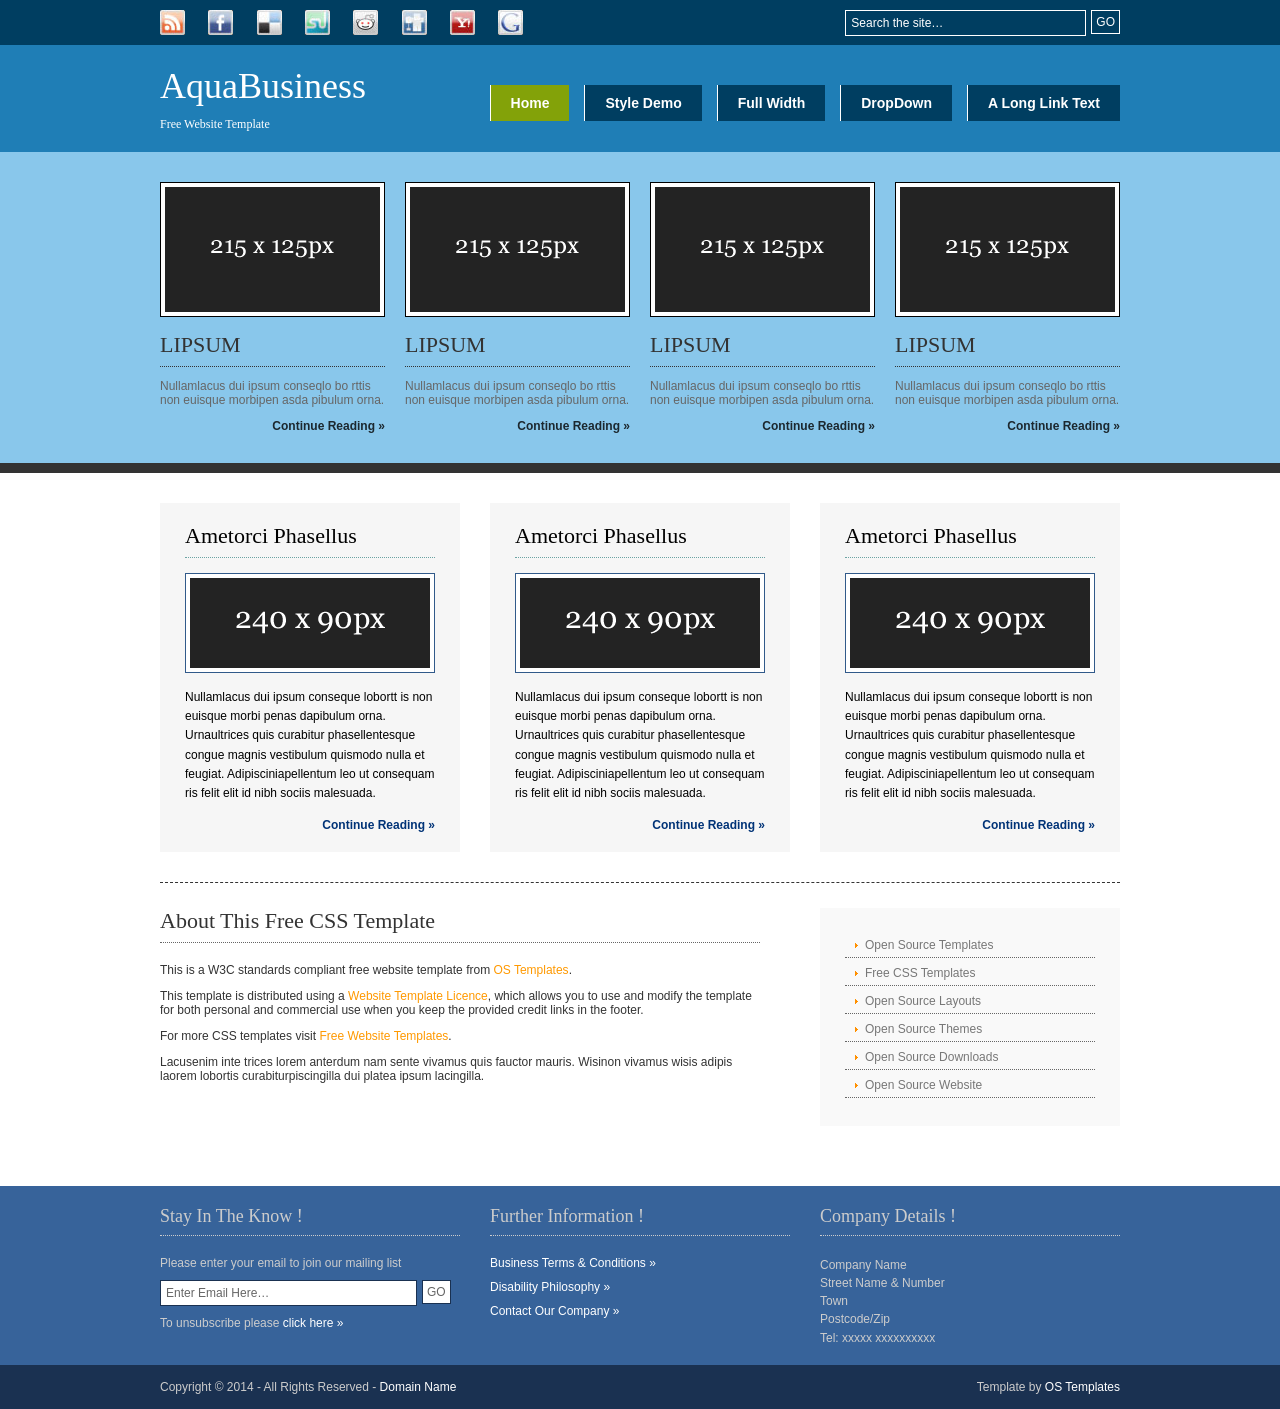
<file: New folder/aquabusiness/index.html>
<!DOCTYPE html PUBLIC "-//W3C//DTD XHTML 1.0 Transitional//EN" "http://www.w3.org/TR/xhtml1/DTD/xhtml1-transitional.dtd">
<!--
Template Name: AquaBusiness
Author: <a href="http://www.os-templates.com/">OS Templates</a>
Author URI: http://www.os-templates.com/
Licence: Free to use under our free template licence terms
Licence URI: http://www.os-templates.com/template-terms
-->
<html xmlns="http://www.w3.org/1999/xhtml">
<head>
<title>AquaBusiness</title>
<meta http-equiv="Content-Type" content="text/html; charset=iso-8859-1" />
<link rel="stylesheet" href="layout/styles/layout.css" type="text/css" />
</head>
<body id="top">
<div class="wrapper col1">
  <div id="topbar">
    <div id="social">
      <ul>
        <li><a href="#"><img src="images/bookmarks/rss.jpg" width="25" height="25" alt="" /></a></li>
        <li><a href="#"><img src="images/bookmarks/facebook.jpg" width="25" height="25" alt="Add to: Facebook" /></a></li>
        <li><a href="#"><img src="images/bookmarks/delicious.jpg" width="25" height="25" alt="Del.icio.us" /></a></li>
        <li><a href="#"><img src="images/bookmarks/stumbleupon.jpg" width="25" height="25" alt="Stumbleupon" /></a></li>
        <li><a href="#"><img src="images/bookmarks/reddit.jpg" width="25" height="25" alt="reddit" /></a></li>
        <li><a href="#"><img src="images/bookmarks/digg.jpg" width="25" height="25" alt="Digg" /></a></li>
        <li><a href="#"><img src="images/bookmarks/yahoo.jpg" width="25" height="25" alt="Y! MyWeb" /></a></li>
        <li class="last"><a href="#"><img src="images/bookmarks/google.jpg" width="25" height="25" alt="Google" /></a></li>
      </ul>
    </div>
    <div id="search">
      <form action="#" method="post">
        <fieldset>
          <legend>Site Search</legend>
          <input type="text" value="Search the site&hellip;"  onfocus="this.value=(this.value=='Search the site&hellip;')? '' : this.value ;" />
          <input type="submit" name="go" id="go" value="GO" />
        </fieldset>
      </form>
    </div>
  </div>
</div>
<div class="wrapper col2">
  <div id="header">
    <div class="fl_left">
      <h1><a href="#">AquaBusiness</a></h1>
      <p>Free Website Template</p>
    </div>
    <ul id="topnav">
      <li class="last"><a href="#">A Long Link Text</a></li>
      <li><a href="#">DropDown</a>
        <ul>
          <li><a href="#">Link 1</a></li>
          <li><a href="#">Link 2</a></li>
          <li><a href="#">Link 3</a></li>
        </ul>
      </li>
      <li><a href="pages/full-width.html">Full Width</a></li>
      <li><a href="pages/style-demo.html">Style Demo</a></li>
      <li class="active"><a href="index.html">Home</a></li>
    </ul>
    <br class="clear" />
  </div>
</div>
<div class="wrapper col3">
  <div id="intro">
    <ul>
      <li>
        <p class="imgholder"><img src="images/demo/215x125.gif" alt="" /></p>
        <h2>Lipsum</h2>
        <p>Nullamlacus dui ipsum conseqlo bo rttis non euisque morbipen asda pibulum orna.</p>
        <p class="readmore"><a href="#">Continue Reading &raquo;</a></p>
      </li>
      <li>
        <p class="imgholder"><img src="images/demo/215x125.gif" alt="" /></p>
        <h2>Lipsum</h2>
        <p>Nullamlacus dui ipsum conseqlo bo rttis non euisque morbipen asda pibulum orna.</p>
        <p class="readmore"><a href="#">Continue Reading &raquo;</a></p>
      </li>
      <li>
        <p class="imgholder"><img src="images/demo/215x125.gif" alt="" /></p>
        <h2>Lipsum</h2>
        <p>Nullamlacus dui ipsum conseqlo bo rttis non euisque morbipen asda pibulum orna.</p>
        <p class="readmore"><a href="#">Continue Reading &raquo;</a></p>
      </li>
      <li class="last">
        <p class="imgholder"><img src="images/demo/215x125.gif" alt="" /></p>
        <h2>Lipsum</h2>
        <p>Nullamlacus dui ipsum conseqlo bo rttis non euisque morbipen asda pibulum orna.</p>
        <p class="readmore"><a href="#">Continue Reading &raquo;</a></p>
      </li>
    </ul>
    <br class="clear" />
  </div>
</div>
<div class="wrapper col4">
  <div id="container">
    <div id="services">
      <ul>
        <li>
          <h2>Ametorci Phasellus</h2>
          <div class="imgholder"><img src="images/demo/240x90.gif" width="240" height="90" alt="" /></div>
          <p>Nullamlacus dui ipsum conseque lobortt is non euisque morbi penas dapibulum orna. Urnaultrices quis curabitur phasellentesque congue magnis vestibulum quismodo nulla et feugiat. Adipisciniapellentum leo ut consequam ris felit elit id nibh sociis malesuada.</p>
          <p class="more"><a href="#">Continue Reading &raquo;</a></p>
        </li>
        <li>
          <h2>Ametorci Phasellus</h2>
          <div class="imgholder"><img src="images/demo/240x90.gif" width="240" height="90" alt="" /></div>
          <p>Nullamlacus dui ipsum conseque lobortt is non euisque morbi penas dapibulum orna. Urnaultrices quis curabitur phasellentesque congue magnis vestibulum quismodo nulla et feugiat. Adipisciniapellentum leo ut consequam ris felit elit id nibh sociis malesuada.</p>
          <p class="more"><a href="#">Continue Reading &raquo;</a></p>
        </li>
        <li class="last">
          <h2>Ametorci Phasellus</h2>
          <div class="imgholder"><img src="images/demo/240x90.gif" width="240" height="90" alt="" /></div>
          <p>Nullamlacus dui ipsum conseque lobortt is non euisque morbi penas dapibulum orna. Urnaultrices quis curabitur phasellentesque congue magnis vestibulum quismodo nulla et feugiat. Adipisciniapellentum leo ut consequam ris felit elit id nibh sociis malesuada.</p>
          <p class="more"><a href="#">Continue Reading &raquo;</a></p>
        </li>
      </ul>
      <br class="clear" />
    </div>
    <div id="content">
      <h2>About This Free CSS Template</h2>
      <p>This is a W3C standards compliant free website template from <a href="http://www.os-templates.com/">OS Templates</a>.</p>
      <p>This template is distributed using a <a href="http://www.os-templates.com/template-terms">Website Template Licence</a>, which allows you to use and modify the template for both personal and commercial use when you keep the provided credit links in the footer.</p>
      <p>For more CSS templates visit <a href="http://www.os-templates.com/">Free Website Templates</a>.</p>
      <p>Lacusenim inte trices lorem anterdum nam sente vivamus quis fauctor mauris. Wisinon vivamus wisis adipis laorem lobortis curabiturpiscingilla dui platea ipsum lacingilla.</p>
    </div>
    <div id="column">
      <div class="subnav">
        <ul>
          <li><a href="#">Open Source Templates</a></li>
          <li><a href="#">Free CSS Templates</a></li>
          <li><a href="#">Open Source Layouts</a></li>
          <li><a href="#">Open Source Themes</a></li>
          <li><a href="#">Open Source Downloads</a></li>
          <li><a href="#">Open Source Website</a></li>
        </ul>
      </div>
    </div>
    <br class="clear" />
  </div>
</div>
<div class="wrapper col5">
  <div id="footer">
    <div class="footbox">
      <h2>Stay In The Know !</h2>
      <p>Please enter your email to join our mailing list</p>
      <form action="#" method="post">
        <fieldset>
          <legend>News Letter</legend>
          <input type="text" value="Enter Email Here&hellip;"  onfocus="this.value=(this.value=='Enter Email Here&hellip;')? '' : this.value ;" />
          <input type="submit" name="news_go" id="news_go" value="GO" />
        </fieldset>
      </form>
      <p>To unsubscribe please <a href="#">click here &raquo;</a></p>
    </div>
    <div class="footbox">
      <h2>Further Information !</h2>
      <ul>
        <li><a href="#">Business Terms &amp; Conditions &raquo;</a></li>
        <li><a href="#">Disability Philosophy &raquo;</a></li>
        <li class="last"><a href="#">Contact Our Company &raquo;</a></li>
      </ul>
    </div>
    <div class="footbox last">
      <h2>Company Details !</h2>
      <address>
      Company Name<br />
      Street Name &amp; Number<br />
      Town<br />
      Postcode/Zip<br />
      </address>
      Tel: xxxxx xxxxxxxxxx 
      <!-- --> 
    </div>
    <br class="clear" />
  </div>
</div>
<div class="wrapper col6">
  <div id="copyright">
    <p class="fl_left">Copyright &copy; 2014 - All Rights Reserved - <a href="#">Domain Name</a></p>
    <p class="fl_right">Template by <a target="_blank" href="http://www.os-templates.com/" title="Free Website Templates">OS Templates</a></p>
    <br class="clear" />
  </div>
</div>
</body>
</html>
</file>
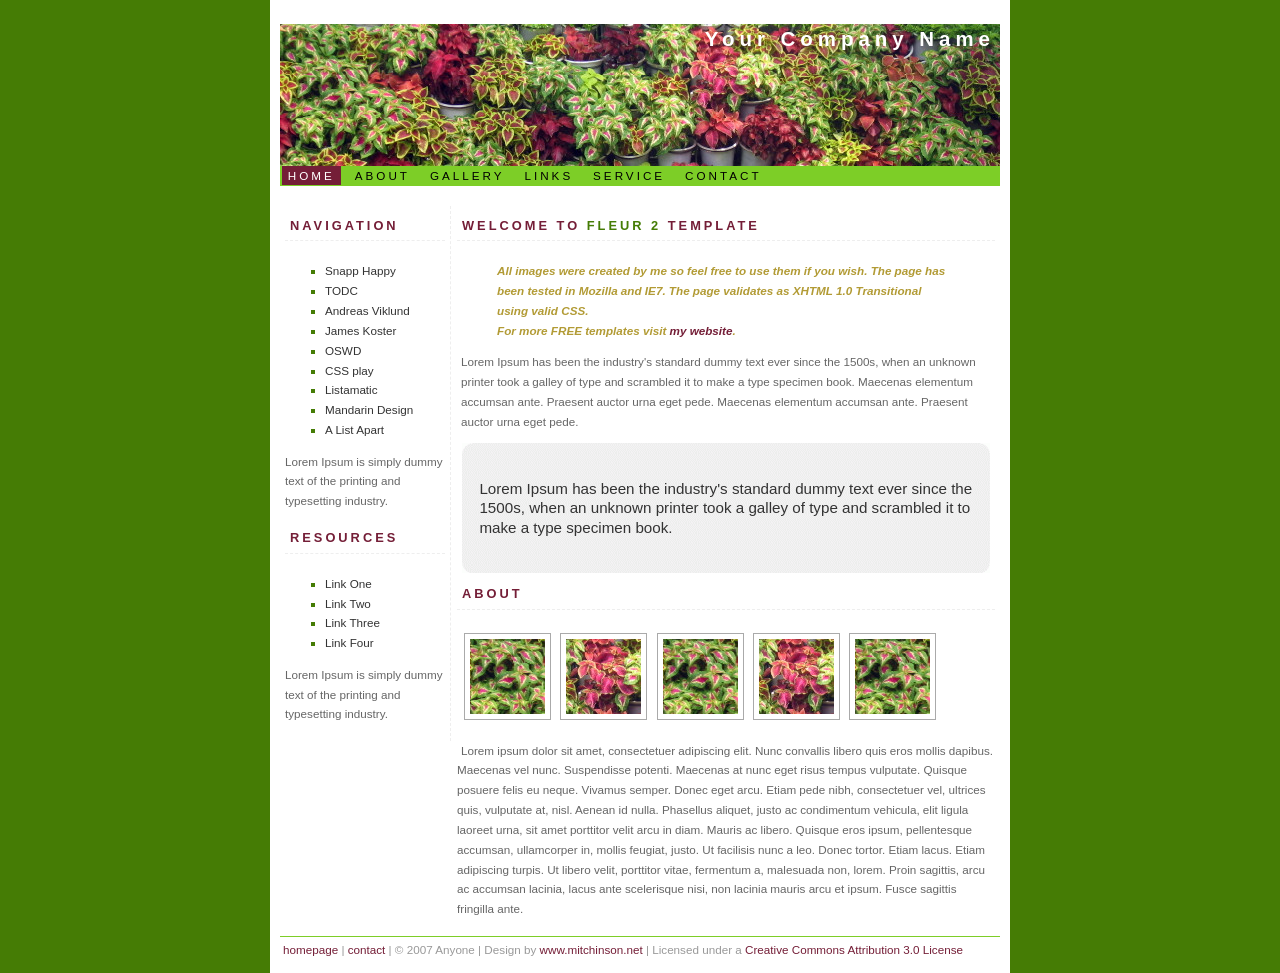
<file: New folder/fleur-2/index.html>
<!DOCTYPE html PUBLIC "-//W3C//DTD XHTML 1.0 Transitional//EN" "http://www.w3.org/TR/xhtml1/DTD/xhtml1-transitional.dtd">
<html xmlns="http://www.w3.org/1999/xhtml">
<head>
<title>FLEUR 2</title>
<meta http-equiv="Content-Type" content="text/html; charset=iso-8859-1" />
<link href="style.css" rel="stylesheet" type="text/css" />
</head>
<body>
<div id="container">
  <div id="banner">
    <h1>Your Company Name</h1>
  </div>
  <div id="navcontainer">
    <ul id="navlist">
      <li id="active"><a id="current" href="#">HOME</a></li>
      <li><a href="#">ABOUT</a></li>
      <li><a href="#">GALLERY</a></li>
      <li><a href="#">LINKS</a></li>
      <li><a href="#">SERVICE</a></li>
      <li><a href="#">CONTACT</a></li>
    </ul>
  </div>
  <div id="sidebar">
    <h2>Navigation</h2>
    <div class="navlist">
      <ul>
        <li><a href="#">Snapp Happy</a></li>
        <li><a href="#">TODC</a></li>
        <li><a href="#">Andreas Viklund</a></li>
        <li><a href="#">James Koster</a> </li>
        <li><a href="#">OSWD</a></li>
        <li><a href="#">CSS play</a></li>
        <li><a href="#">Listamatic </a></li>
        <li><a href="#">Mandarin Design</a></li>
        <li><a href="#">A List Apart</a></li>
      </ul>
    </div>
    <p>Lorem Ipsum is simply dummy text of the printing and typesetting industry.</p>
    <h2>Resources</h2>
    <div class="navlist">
      <ul>
        <li><a href="#">Link One</a></li>
        <li><a href="#">Link Two</a></li>
        <li><a href="#">Link Three</a></li>
        <li><a href="#">Link Four</a></li>
      </ul>
    </div>
    <p>Lorem Ipsum is simply dummy text of the printing and typesetting industry.</p>
  </div>
  <div id="content">
    <h2>Welcome to <span style="color:#457C05;">Fleur 2</span> Template</h2>
    <blockquote>All images were created by me so feel free to use them if you wish. The page has been tested in Mozilla and IE7. The page validates as XHTML 1.0 Transitional using valid CSS.<br />
      For more FREE templates visit <a href="http://www.mitchinson.net">my website</a>.</blockquote>
    <p>Lorem Ipsum has been the industry's standard dummy text ever since the 1500s, when an unknown printer took a galley of type and scrambled it to make a type specimen book. Maecenas elementum accumsan ante. Praesent auctor urna eget pede. Maecenas elementum accumsan ante. Praesent auctor urna eget pede. </p>
    <div class="rbroundbox">
      <div class="rbtop">
        <div></div>
      </div>
      <div class="rbcontent">
        <p class="info">Lorem Ipsum has been the industry's standard dummy text ever since the 1500s, when an unknown printer took a galley of type and scrambled it to make a type specimen book. </p>
      </div>
      <div class="rbbot">
        <div></div>
      </div>
    </div>
    <h2>About</h2>
    <img class="border" src="img/img.jpg" alt="picture" /> <img class="border" src="img/img2.jpg" alt="picture" /> <img class="border" src="img/img.jpg" alt="picture" /> <img class="border" src="img/img2.jpg" alt="picture" /> <img class="border" src="img/img.jpg" alt="picture" />
    <p>Lorem ipsum dolor sit amet, consectetuer adipiscing elit. Nunc convallis libero quis eros mollis dapibus. Maecenas vel nunc. Suspendisse potenti. Maecenas at nunc eget risus tempus vulputate. Quisque posuere felis eu neque. Vivamus semper. Donec eget arcu. Etiam pede nibh, consectetuer vel, ultrices quis, vulputate at, nisl. Aenean id nulla. Phasellus aliquet, justo ac condimentum vehicula, elit ligula laoreet urna, sit amet porttitor velit arcu in diam. Mauris ac libero. Quisque eros ipsum, pellentesque accumsan, ullamcorper in, mollis feugiat, justo. Ut facilisis nunc a leo. Donec tortor. Etiam lacus. Etiam adipiscing turpis. Ut libero velit, porttitor vitae, fermentum a, malesuada non, lorem. Proin sagittis, arcu ac accumsan lacinia, lacus ante scelerisque nisi, non lacinia mauris arcu et ipsum. Fusce sagittis fringilla ante.</p>
  </div>
  <div id="footer"> <a href="#">homepage</a> | <a href="mailto:denise@mitchinson.net">contact</a> | &copy; 2007 Anyone | Design by <a href="http://www.mitchinson.net"> www.mitchinson.net</a> | Licensed under a <a rel="license" href="http://creativecommons.org/licenses/by/3.0/">Creative Commons Attribution 3.0 License</a> </div>
</div>
</body>
</html>
</file>
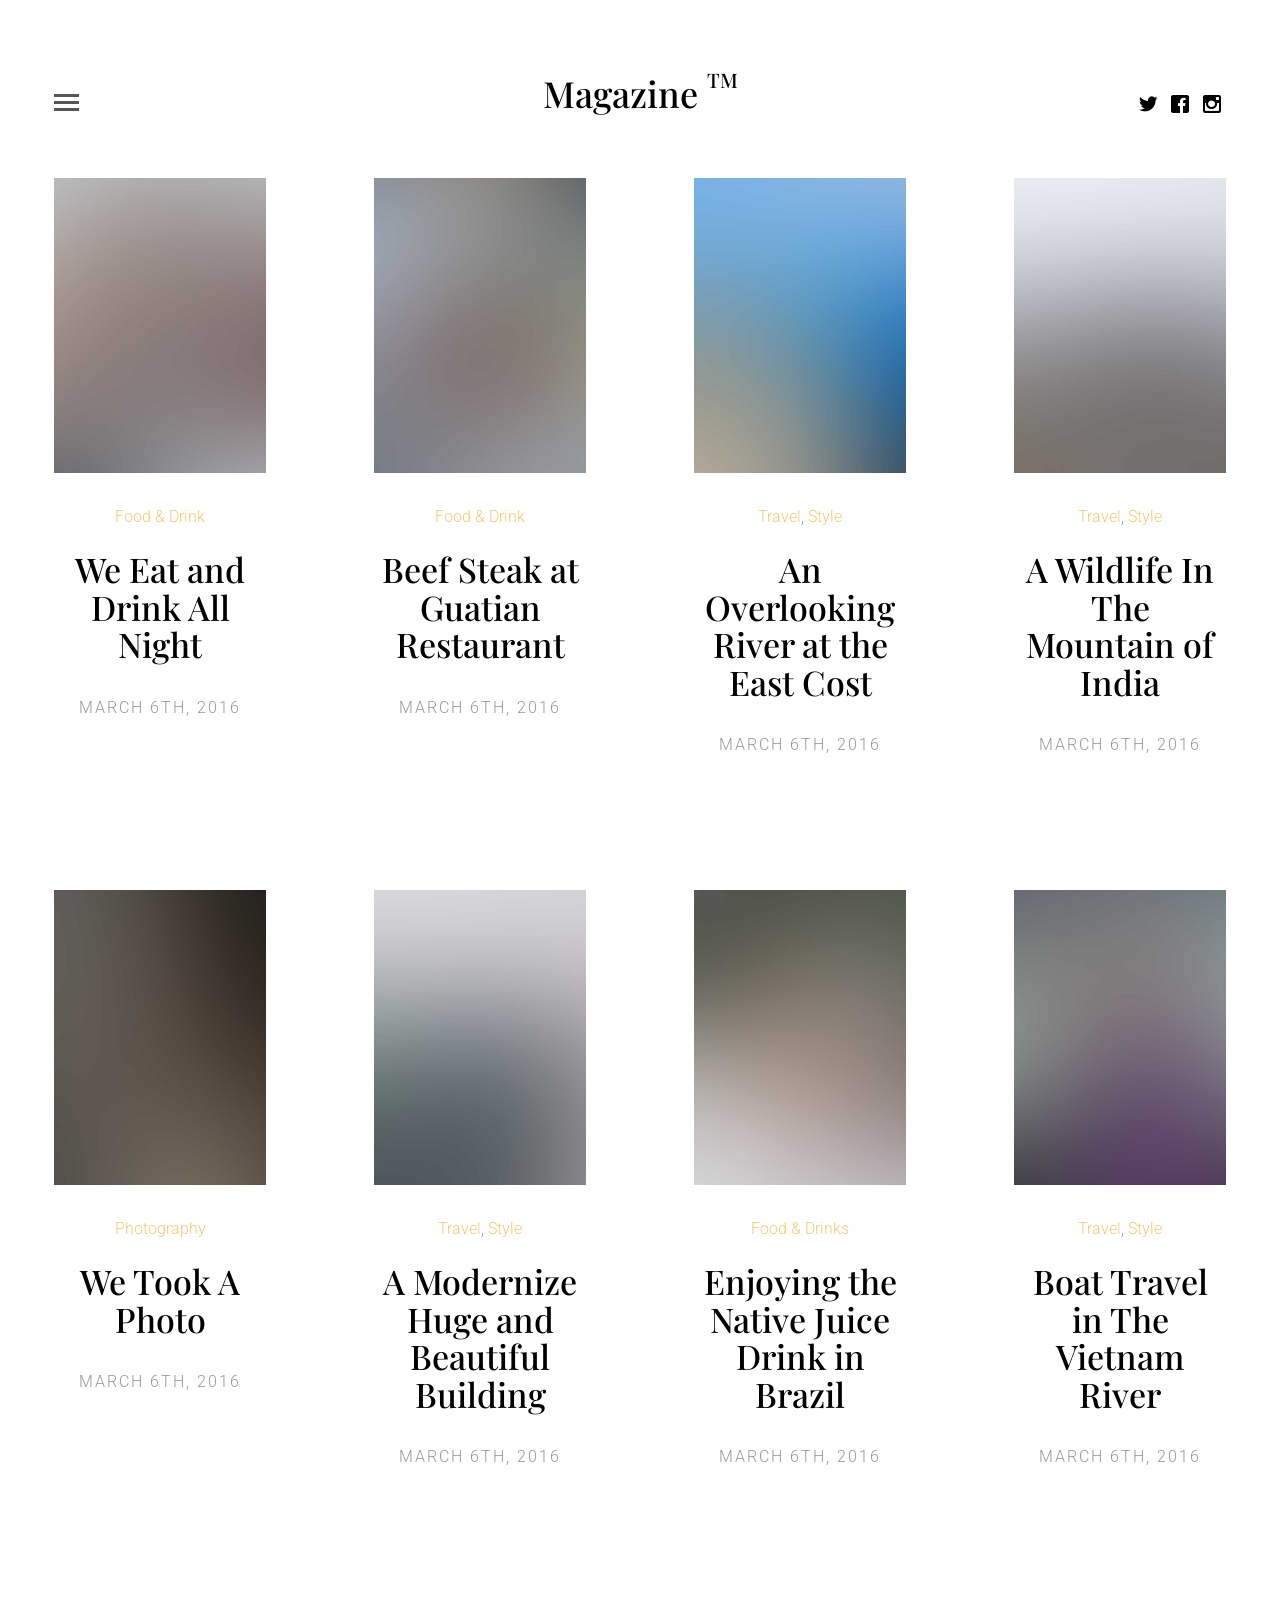
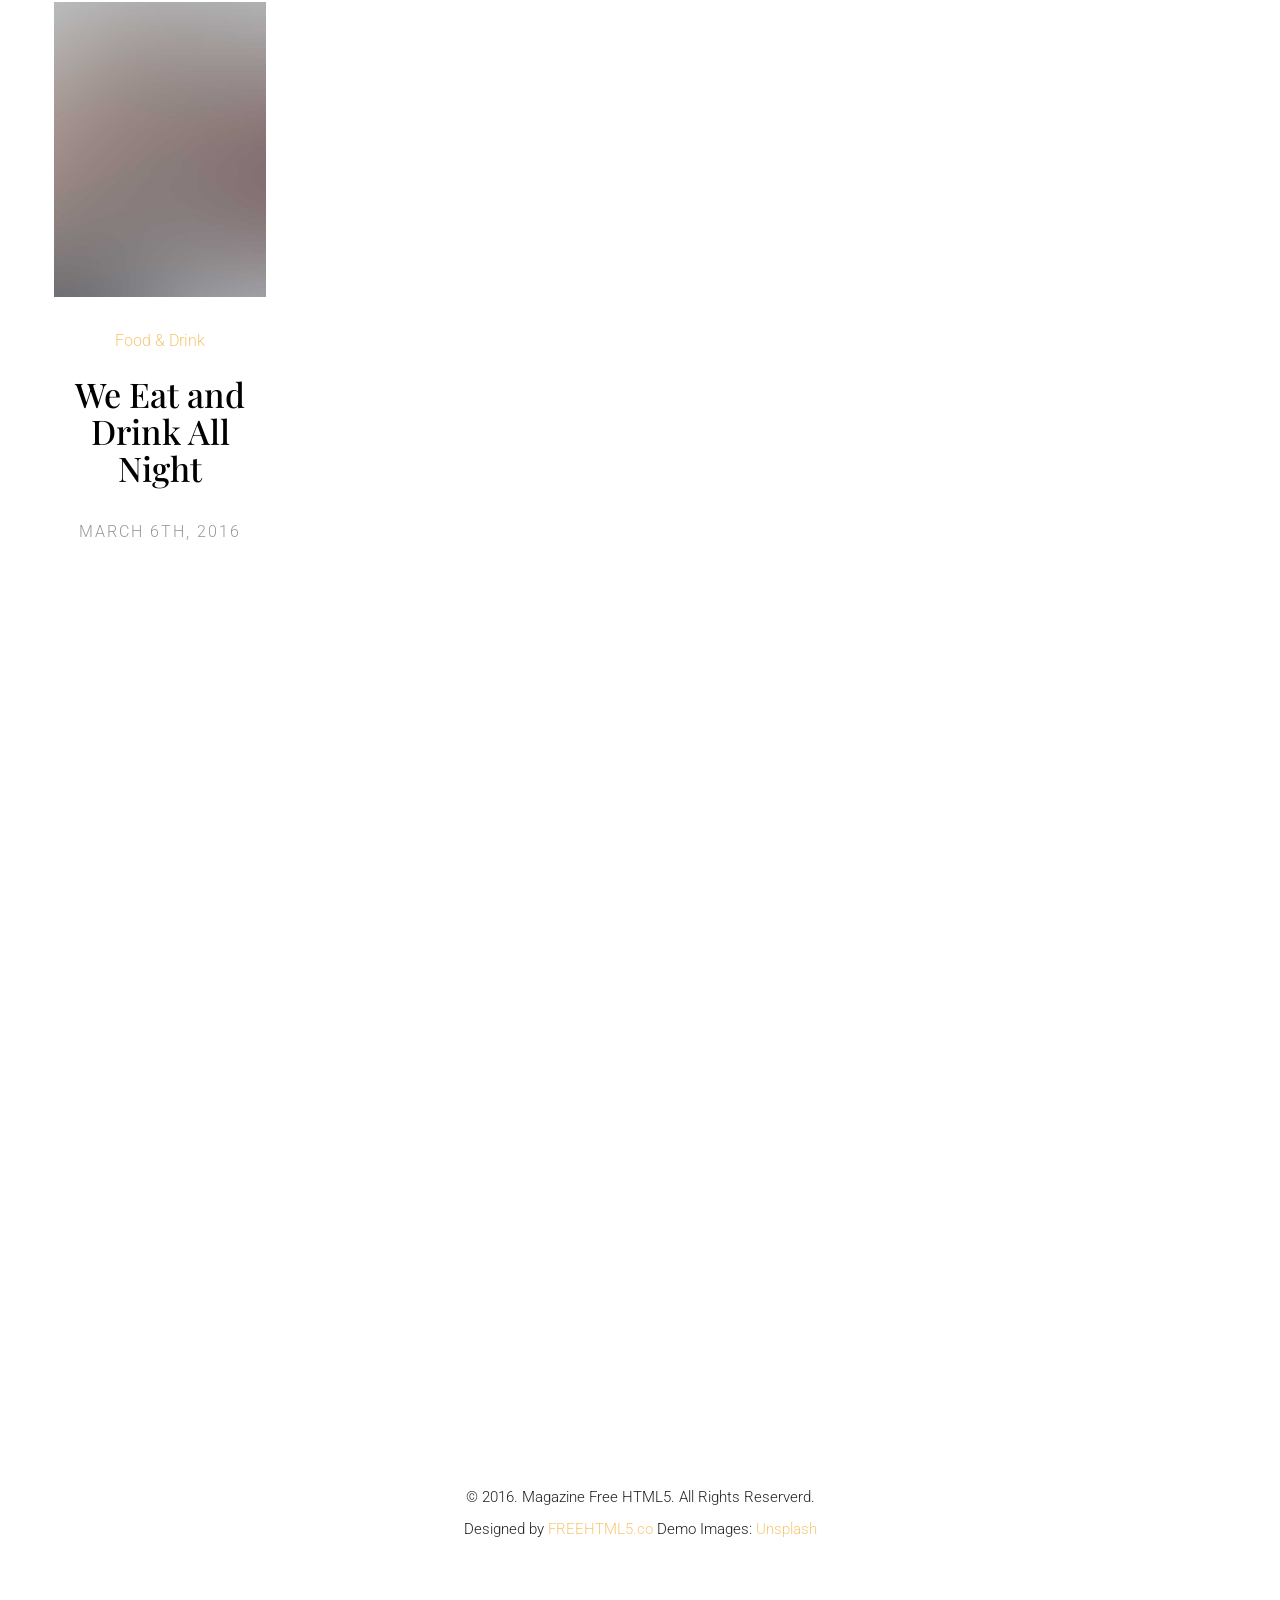
<file: New folder/magazine/index.html>
<!DOCTYPE html>
<!--[if lt IE 7]>      <html class="no-js lt-ie9 lt-ie8 lt-ie7"> <![endif]-->
<!--[if IE 7]>         <html class="no-js lt-ie9 lt-ie8"> <![endif]-->
<!--[if IE 8]>         <html class="no-js lt-ie9"> <![endif]-->
<!--[if gt IE 8]><!--> <html class="no-js"> <!--<![endif]-->
	<head>
	<meta charset="utf-8">
	<meta http-equiv="X-UA-Compatible" content="IE=edge">
	<title>Magazine &mdash; Free Fully Responsive HTML5 Bootstrap Template by FREEHTML5.co</title>
	<meta name="viewport" content="width=device-width, initial-scale=1">
	<meta name="description" content="Free HTML5 Template by FREEHTML5.CO" />
	<meta name="keywords" content="free html5, free template, free bootstrap, html5, css3, mobile first, responsive" />
	<meta name="author" content="FREEHTML5.CO" />

  <!-- 
	//////////////////////////////////////////////////////

	FREE HTML5 TEMPLATE 
	DESIGNED & DEVELOPED by FREEHTML5.CO
		
	Website: 		http://freehtml5.co/
	Email: 			info@freehtml5.co
	Twitter: 		http://twitter.com/fh5co
	Facebook: 		https://www.facebook.com/fh5co

	//////////////////////////////////////////////////////
	 -->

  	<!-- Facebook and Twitter integration -->
	<meta property="og:title" content=""/>
	<meta property="og:image" content=""/>
	<meta property="og:url" content=""/>
	<meta property="og:site_name" content=""/>
	<meta property="og:description" content=""/>
	<meta name="twitter:title" content="" />
	<meta name="twitter:image" content="" />
	<meta name="twitter:url" content="" />
	<meta name="twitter:card" content="" />

	<!-- Place favicon.ico and apple-touch-icon.png in the root directory -->
	<link rel="shortcut icon" href="favicon.ico">
	<!-- Google Fonts -->
	<link href='http://fonts.googleapis.com/css?family=Playfair+Display:400,700,400italic|Roboto:400,300,700' rel='stylesheet' type='text/css'>
	<!-- Animate -->
	<link rel="stylesheet" href="css/animate.css">
	<!-- Icomoon -->
	<link rel="stylesheet" href="css/icomoon.css">
	<!-- Bootstrap  -->
	<link rel="stylesheet" href="css/bootstrap.css">

	<link rel="stylesheet" href="css/style.css">


	<!-- Modernizr JS -->
	<script src="js/modernizr-2.6.2.min.js"></script>
	<!-- FOR IE9 below -->
	<!--[if lt IE 9]>
	<script src="js/respond.min.js"></script>
	<![endif]-->

	</head>
	<body>
	<div id="fh5co-offcanvas">
		<a href="#" class="fh5co-close-offcanvas js-fh5co-close-offcanvas"><span><i class="icon-cross3"></i> <span>Close</span></span></a>
		<div class="fh5co-bio">
			<figure>
				<img src="images/person1.jpg" alt="Free HTML5 Bootstrap Template" class="img-responsive">
			</figure>
			<h3 class="heading">About Me</h3>
			<h2>Emily Tran Le</h2>
			<p>Far far away, behind the word mountains, far from the countries Vokalia and Consonantia, there live the blind texts. </p>
			<ul class="fh5co-social">
				<li><a href="#"><i class="icon-twitter"></i></a></li>
				<li><a href="#"><i class="icon-facebook"></i></a></li>
				<li><a href="#"><i class="icon-instagram"></i></a></li>
			</ul>
		</div>

		<div class="fh5co-menu">
			<div class="fh5co-box">
				<h3 class="heading">Categories</h3>
				<ul>
					<li><a href="#">Travel</a></li>
					<li><a href="#">Style</a></li>
					<li><a href="#">Photography</a></li>
					<li><a href="#">Food &amp; Drinks</a></li>
					<li><a href="#">Culture</a></li>
				</ul>
			</div>
			<div class="fh5co-box">
				<h3 class="heading">Search</h3>
				<form action="#">
					<div class="form-group">
						<input type="text" class="form-control" placeholder="Type a keyword">
					</div>
				</form>
			</div>
		</div>
	</div>
	<!-- END #fh5co-offcanvas -->
	<header id="fh5co-header">
		
		<div class="container-fluid">

			<div class="row">
				<a href="#" class="js-fh5co-nav-toggle fh5co-nav-toggle"><i></i></a>
				<ul class="fh5co-social">
					<li><a href="#"><i class="icon-twitter"></i></a></li>
					<li><a href="#"><i class="icon-facebook"></i></a></li>
					<li><a href="#"><i class="icon-instagram"></i></a></li>
				</ul>
				<div class="col-lg-12 col-md-12 text-center">
					<h1 id="fh5co-logo"><a href="index.html">Magazine <sup>TM</sup></a></h1>
				</div>

			</div>
		
		</div>

	</header>
	<!-- END #fh5co-header -->
	<div class="container-fluid">
		<div class="row fh5co-post-entry">
			<article class="col-lg-3 col-md-3 col-sm-3 col-xs-6 col-xxs-12 animate-box">
				<figure>
					<a href="single.html"><img src="images/pic_1.jpg" alt="Image" class="img-responsive"></a>
				</figure>
				<span class="fh5co-meta"><a href="single.html">Food &amp; Drink</a></span>
				<h2 class="fh5co-article-title"><a href="single.html">We Eat and Drink All Night</a></h2>
				<span class="fh5co-meta fh5co-date">March 6th, 2016</span>
			</article>
			<article class="col-lg-3 col-md-3 col-sm-3 col-xs-6 col-xxs-12 animate-box">
				<figure>
					<a href="single.html"><img src="images/pic_2.jpg" alt="Image" class="img-responsive"></a>
				</figure>
				<span class="fh5co-meta"><a href="single.html">Food &amp; Drink</a></span>
				<h2 class="fh5co-article-title"><a href="single.html">Beef Steak at Guatian Restaurant</a></h2>
				<span class="fh5co-meta fh5co-date">March 6th, 2016</span>
			</article>
			<div class="clearfix visible-xs-block"></div>
			<article class="col-lg-3 col-md-3 col-sm-3 col-xs-6 col-xxs-12 animate-box">
				<figure>
					<a href="single.html"><img src="images/pic_3.jpg" alt="Image" class="img-responsive"></a>
				</figure>
				<span class="fh5co-meta"><a href="single.html">Travel</a>, <a href="single.html">Style</a></span>
				<h2 class="fh5co-article-title"><a href="single.html">An Overlooking River at the East Cost</a></h2>
				<span class="fh5co-meta fh5co-date">March 6th, 2016</span>
			</article>
			<article class="col-lg-3 col-md-3 col-sm-3 col-xs-6 col-xxs-12 animate-box">
				<figure>
					<a href="single.html"><img src="images/pic_4.jpg" alt="Image" class="img-responsive"></a>
				</figure>
				<span class="fh5co-meta"><a href="single.html">Travel</a>, <a href="single.html">Style</a></span>
				<h2 class="fh5co-article-title"><a href="single.html">A Wildlife In The Mountain of India</a></h2>
				<span class="fh5co-meta fh5co-date">March 6th, 2016</span>
			</article>
			<div class="clearfix visible-lg-block visible-md-block visible-sm-block visible-xs-block"></div>
			<article class="col-lg-3 col-md-3 col-sm-3 col-xs-6 col-xxs-12 animate-box">
				<figure>
					<a href="single.html"><img src="images/pic_5.jpg" alt="Image" class="img-responsive"></a>
				</figure>
				<span class="fh5co-meta"><a href="single.html">Photography</a></span>
				<h2 class="fh5co-article-title"><a href="single.html">We Took A Photo</a></h2>
				<span class="fh5co-meta fh5co-date">March 6th, 2016</span>
			</article>
			<article class="col-lg-3 col-md-3 col-sm-3 col-xs-6 col-xxs-12 animate-box">
				<figure>
					<a href="single.html"><img src="images/pic_6.jpg" alt="Image" class="img-responsive"></a>
				</figure>
				<span class="fh5co-meta"><a href="single.html">Travel</a>, <a href="single.html">Style</a></span>
				<h2 class="fh5co-article-title"><a href="single.html">A Modernize Huge and Beautiful Building</a></h2>
				<span class="fh5co-meta fh5co-date">March 6th, 2016</span>
			</article>
			<div class="clearfix visible-xs-block"></div>
			<article class="col-lg-3 col-md-3 col-sm-3 col-xs-6 col-xxs-12 animate-box">
				<figure>
					<a href="single.html"><img src="images/pic_7.jpg" alt="Image" class="img-responsive"></a>
				</figure>
				<span class="fh5co-meta"><a href="single.html">Food &amp; Drinks</a></span>
				<h2 class="fh5co-article-title"><a href="single.html">Enjoying the Native Juice Drink in Brazil</a></h2>
				<span class="fh5co-meta fh5co-date">March 6th, 2016</span>
			</article>
			<article class="col-lg-3 col-md-3 col-sm-3 col-xs-6 col-xxs-12 animate-box">
				<figure>
					<a href="single.html"><img src="images/pic_8.jpg" alt="Image" class="img-responsive"></a>
				</figure>
				<span class="fh5co-meta"><a href="single.html">Travel</a>, <a href="single.html">Style</a></span>
				<h2 class="fh5co-article-title"><a href="single.html">Boat Travel in The Vietnam River</a></h2>
				<span class="fh5co-meta fh5co-date">March 6th, 2016</span>
			</article>
			<div class="clearfix visible-lg-block visible-md-block visible-sm-block visible-xs-block"></div>



			<article class="col-lg-3 col-md-3 col-sm-3 col-xs-6 col-xxs-12 animate-box">
				<figure>
					<a href="single.html"><img src="images/pic_1.jpg" alt="Image" class="img-responsive"></a>
				</figure>
				<span class="fh5co-meta"><a href="single.html">Food &amp; Drink</a></span>
				<h2 class="fh5co-article-title"><a href="single.html">We Eat and Drink All Night</a></h2>
				<span class="fh5co-meta fh5co-date">March 6th, 2016</span>
			</article>
			<article class="col-lg-3 col-md-3 col-sm-3 col-xs-6 col-xxs-12 animate-box">
				<figure>
					<a href="single.html"><img src="images/pic_2.jpg" alt="Image" class="img-responsive"></a>
				</figure>
				<span class="fh5co-meta"><a href="single.html">Food &amp; Drink</a></span>
				<h2 class="fh5co-article-title"><a href="single.html">Beef Steak at Guatian Restaurant</a></h2>
				<span class="fh5co-meta fh5co-date">March 6th, 2016</span>
			</article>
			<div class="clearfix visible-xs-block"></div>
			<article class="col-lg-3 col-md-3 col-sm-3 col-xs-6 col-xxs-12 animate-box">
				<figure>
					<a href="single.html"><img src="images/pic_3.jpg" alt="Image" class="img-responsive"></a>
				</figure>
				<span class="fh5co-meta"><a href="single.html">Travel</a>, <a href="single.html">Style</a></span>
				<h2 class="fh5co-article-title"><a href="single.html">An Overlooking River at the East Cost</a></h2>
				<span class="fh5co-meta fh5co-date">March 6th, 2016</span>
			</article>
			<article class="col-lg-3 col-md-3 col-sm-3 col-xs-6 col-xxs-12 animate-box">
				<figure>
					<a href="single.html"><img src="images/pic_4.jpg" alt="Image" class="img-responsive"></a>
				</figure>
				<span class="fh5co-meta"><a href="single.html">Travel</a>, <a href="single.html">Style</a></span>
				<h2 class="fh5co-article-title"><a href="single.html">A Wildlife In The Mountain of India</a></h2>
				<span class="fh5co-meta fh5co-date">March 6th, 2016</span>
			</article>
			<div class="clearfix visible-lg-block visible-md-block visible-sm-block visible-xs-block"></div>
			<article class="col-lg-3 col-md-3 col-sm-3 col-xs-6 col-xxs-12 animate-box">
				<figure>
					<a href="single.html"><img src="images/pic_5.jpg" alt="Image" class="img-responsive"></a>
				</figure>
				<span class="fh5co-meta"><a href="single.html">Photography</a></span>
				<h2 class="fh5co-article-title"><a href="single.html">We Took A Photo</a></h2>
				<span class="fh5co-meta fh5co-date">March 6th, 2016</span>
			</article>
			<article class="col-lg-3 col-md-3 col-sm-3 col-xs-6 col-xxs-12 animate-box">
				<figure>
					<a href="single.html"><img src="images/pic_6.jpg" alt="Image" class="img-responsive"></a>
				</figure>
				<span class="fh5co-meta"><a href="single.html">Travel</a>, <a href="single.html">Style</a></span>
				<h2 class="fh5co-article-title"><a href="single.html">A Modernize Huge and Beautiful Building</a></h2>
				<span class="fh5co-meta fh5co-date">March 6th, 2016</span>
			</article>
			<div class="clearfix visible-xs-block"></div>
			<article class="col-lg-3 col-md-3 col-sm-3 col-xs-6 col-xxs-12 animate-box">
				<figure>
					<a href="single.html"><img src="images/pic_7.jpg" alt="Image" class="img-responsive"></a>
				</figure>
				<span class="fh5co-meta"><a href="single.html">Food &amp; Drinks</a></span>
				<h2 class="fh5co-article-title"><a href="single.html">Enjoying the Native Juice Drink in Brazil</a></h2>
				<span class="fh5co-meta fh5co-date">March 6th, 2016</span>
			</article>
			<article class="col-lg-3 col-md-3 col-sm-3 col-xs-6 col-xxs-12 animate-box">
				<figure>
					<a href="single.html"><img src="images/pic_8.jpg" alt="Image" class="img-responsive"></a>
				</figure>
				<span class="fh5co-meta"><a href="single.html">Travel</a>, <a href="single.html">Style</a></span>
				<h2 class="fh5co-article-title"><a href="single.html">Boat Travel in The Vietnam River</a></h2>
				<span class="fh5co-meta fh5co-date">March 6th, 2016</span>
			</article>
			<div class="clearfix visible-xs-block"></div>
		</div>
	</div>

	<footer id="fh5co-footer">
		<p><small>&copy; 2016. Magazine Free HTML5. All Rights Reserverd. <br> Designed by <a href="http://freehtml5.co" target="_blank">FREEHTML5.co</a>  Demo Images: <a href="http://unsplash.com/" target="_blank">Unsplash</a></small></p>
	</footer>


	
	<!-- jQuery -->
	<script src="js/jquery.min.js"></script>
	<!-- jQuery Easing -->
	<script src="js/jquery.easing.1.3.js"></script>
	<!-- Bootstrap -->
	<script src="js/bootstrap.min.js"></script>
	<!-- Waypoints -->
	<script src="js/jquery.waypoints.min.js"></script>
	<!-- Main JS -->
	<script src="js/main.js"></script>

	</body>
</html>
</file>
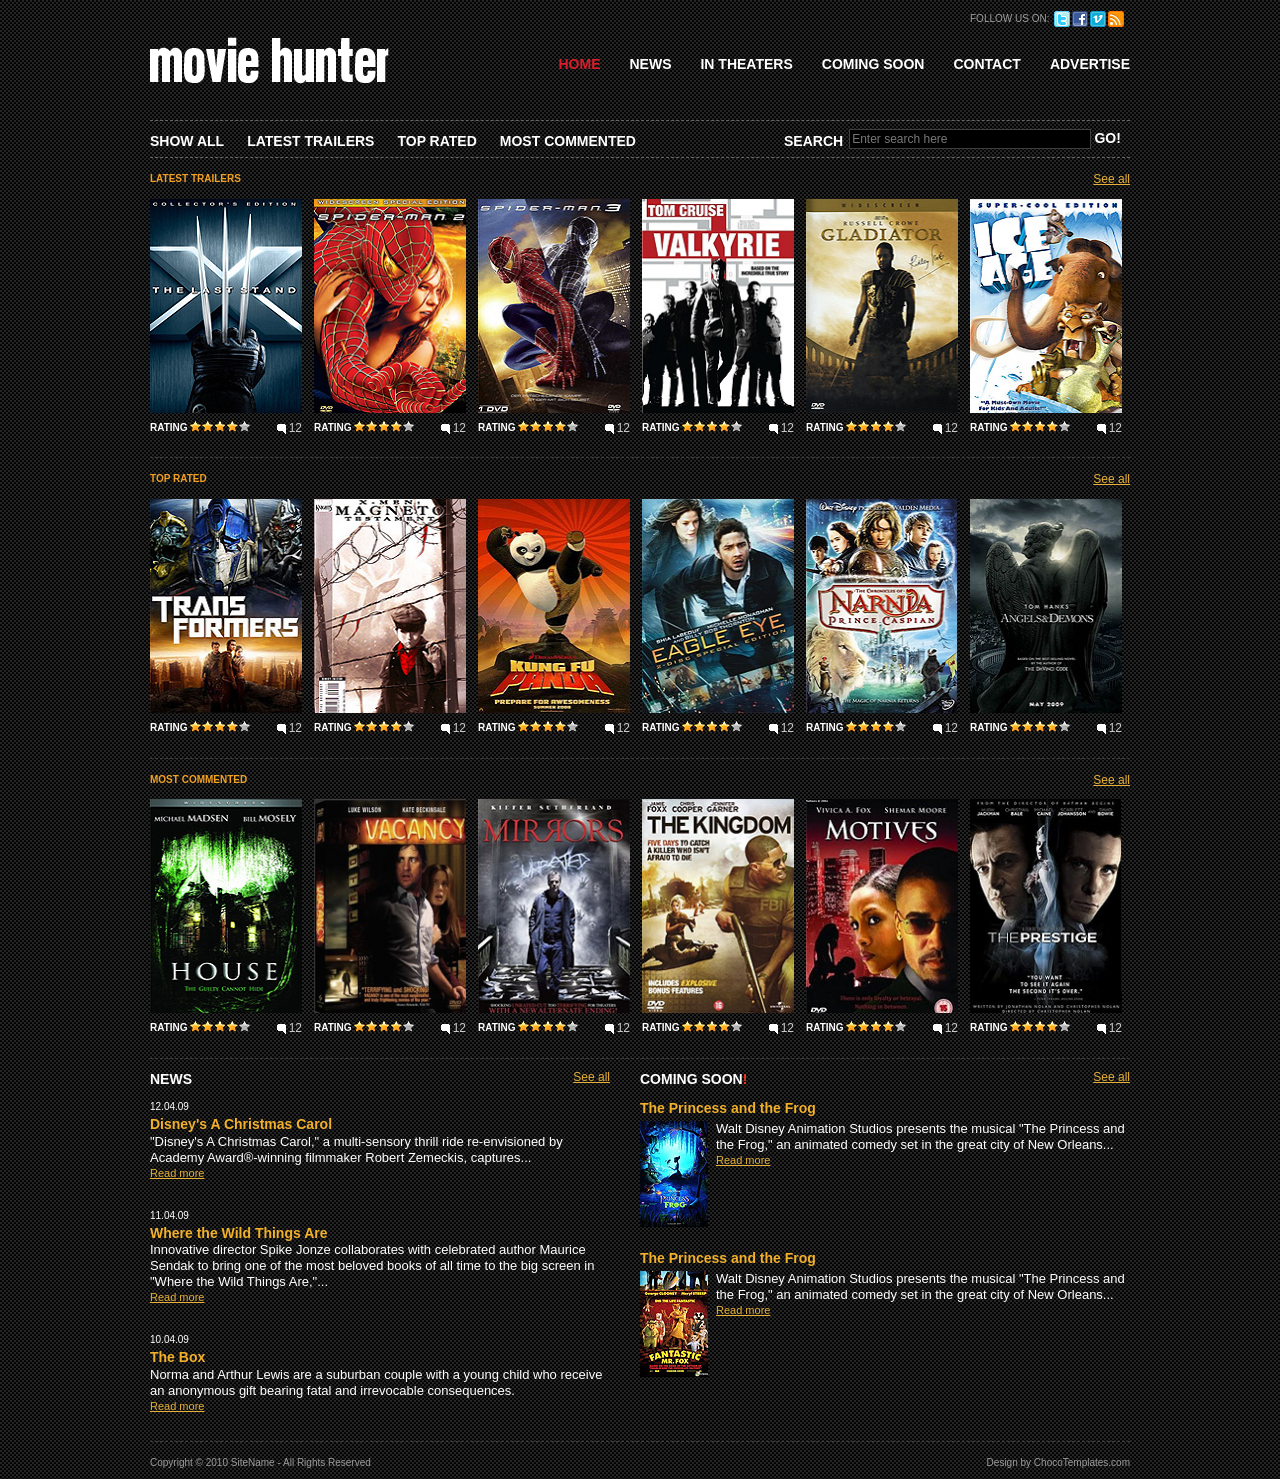
<file: New folder/moviehunter/index.html>
<!DOCTYPE html PUBLIC "-//W3C//DTD XHTML 1.0 Transitional//EN" "http://www.w3.org/TR/xhtml1/DTD/xhtml1-transitional.dtd">
<html xmlns="http://www.w3.org/1999/xhtml">
<head>
<title>MovieHunter</title>
<meta http-equiv="Content-Type" content="text/html; charset=utf-8" />
<link rel="stylesheet" href="css/style.css" type="text/css" media="all" />
<script type="text/javascript" src="js/jquery-1.4.2.min.js"></script>
<script type="text/javascript" src="js/jquery-func.js"></script>
<!--[if IE 6]><link rel="stylesheet" href="css/ie6.css" type="text/css" media="all" /><![endif]-->
</head>
<body>
<!-- START PAGE SOURCE -->
<div id="shell">
  <div id="header">
    <h1 id="logo"><a href="#">MovieHunter</a></h1>
    <div class="social"> <span>FOLLOW US ON:</span>
      <ul>
        <li><a class="twitter" href="#">twitter</a></li>
        <li><a class="facebook" href="#">facebook</a></li>
        <li><a class="vimeo" href="#">vimeo</a></li>
        <li><a class="rss" href="#">rss</a></li>
      </ul>
    </div>
    <div id="navigation">
      <ul>
        <li><a class="active" href="#">HOME</a></li>
        <li><a href="#">NEWS</a></li>
        <li><a href="#">IN THEATERS</a></li>
        <li><a href="#">COMING SOON</a></li>
        <li><a href="#">CONTACT</a></li>
        <li><a href="#">ADVERTISE</a></li>
      </ul>
    </div>
    <div id="sub-navigation">
      <ul>
        <li><a href="#">SHOW ALL</a></li>
        <li><a href="#">LATEST TRAILERS</a></li>
        <li><a href="#">TOP RATED</a></li>
        <li><a href="#">MOST COMMENTED</a></li>
      </ul>
      <div id="search">
        <form action="#" method="get" accept-charset="utf-8">
          <label for="search-field">SEARCH</label>
          <input type="text" name="search field" value="Enter search here" id="search-field" class="blink search-field"  />
          <input type="submit" value="GO!" class="search-button" />
        </form>
      </div>
    </div>
  </div>
  <div id="main">
    <div id="content">
      <div class="box">
        <div class="head">
          <h2>LATEST TRAILERS</h2>
          <p class="text-right"><a href="#">See all</a></p>
        </div>
        <div class="movie">
          <div class="movie-image"> <span class="play"><span class="name">X-MAN</span></span> <a href="#"><img src="css/images/movie1.jpg" alt="" /></a> </div>
          <div class="rating">
            <p>RATING</p>
            <div class="stars">
              <div class="stars-in"> </div>
            </div>
            <span class="comments">12</span> </div>
        </div>
        <div class="movie">
          <div class="movie-image"> <span class="play"><span class="name">SPIDER MAN 2</span></span> <a href="#"><img src="css/images/movie2.jpg" alt="" /></a> </div>
          <div class="rating">
            <p>RATING</p>
            <div class="stars">
              <div class="stars-in"> </div>
            </div>
            <span class="comments">12</span> </div>
        </div>
        <div class="movie">
          <div class="movie-image"> <span class="play"><span class="name">SPIDER MAN 3</span></span> <a href="#"><img src="css/images/movie3.jpg" alt="" /></a> </div>
          <div class="rating">
            <p>RATING</p>
            <div class="stars">
              <div class="stars-in"> </div>
            </div>
            <span class="comments">12</span> </div>
        </div>
        <div class="movie">
          <div class="movie-image"> <span class="play"><span class="name">VALKYRIE</span></span> <a href="#"><img src="css/images/movie4.jpg" alt="" /></a> </div>
          <div class="rating">
            <p>RATING</p>
            <div class="stars">
              <div class="stars-in"> </div>
            </div>
            <span class="comments">12</span> </div>
        </div>
        <div class="movie">
          <div class="movie-image"> <span class="play"><span class="name">GLADIATOR</span></span> <a href="#"><img src="css/images/movie5.jpg" alt="" /></a> </div>
          <div class="rating">
            <p>RATING</p>
            <div class="stars">
              <div class="stars-in"> </div>
            </div>
            <span class="comments">12</span> </div>
        </div>
        <div class="movie last">
          <div class="movie-image"> <span class="play"><span class="name">ICE AGE</span></span> <a href="#"><img src="css/images/movie6.jpg" alt="" /></a> </div>
          <div class="rating">
            <p>RATING</p>
            <div class="stars">
              <div class="stars-in"> </div>
            </div>
            <span class="comments">12</span> </div>
        </div>
        <div class="cl">&nbsp;</div>
      </div>
      <div class="box">
        <div class="head">
          <h2>TOP RATED</h2>
          <p class="text-right"><a href="#">See all</a></p>
        </div>
        <div class="movie">
          <div class="movie-image"> <span class="play"><span class="name">TRANSFORMERS</span></span> <a href="#"><img src="css/images/movie7.jpg" alt="" /></a> </div>
          <div class="rating">
            <p>RATING</p>
            <div class="stars">
              <div class="stars-in"> </div>
            </div>
            <span class="comments">12</span> </div>
        </div>
        <div class="movie">
          <div class="movie-image"> <span class="play"><span class="name">MAGNETO</span></span> <a href="#"><img src="css/images/movie8.jpg" alt="" /></a> </div>
          <div class="rating">
            <p>RATING</p>
            <div class="stars">
              <div class="stars-in"> </div>
            </div>
            <span class="comments">12</span> </div>
        </div>
        <div class="movie">
          <div class="movie-image"> <span class="play"><span class="name">KUNG FU PANDA</span></span> <a href="#"><img src="css/images/movie9.jpg" alt="" /></a> </div>
          <div class="rating">
            <p>RATING</p>
            <div class="stars">
              <div class="stars-in"> </div>
            </div>
            <span class="comments">12</span> </div>
        </div>
        <div class="movie">
          <div class="movie-image"> <span class="play"><span class="name">EAGLE EYE</span></span> <a href="#"><img src="css/images/movie10.jpg" alt="" /></a> </div>
          <div class="rating">
            <p>RATING</p>
            <div class="stars">
              <div class="stars-in"> </div>
            </div>
            <span class="comments">12</span> </div>
        </div>
        <div class="movie">
          <div class="movie-image"> <span class="play"><span class="name">NARNIA</span></span> <a href="#"><img src="css/images/movie11.jpg" alt="" /></a> </div>
          <div class="rating">
            <p>RATING</p>
            <div class="stars">
              <div class="stars-in"> </div>
            </div>
            <span class="comments">12</span> </div>
        </div>
        <div class="movie last">
          <div class="movie-image"> <span class="play"><span class="name">ANGELS &amp; DEMONS</span></span> <a href="#"><img src="css/images/movie12.jpg" alt="" /></a> </div>
          <div class="rating">
            <p>RATING</p>
            <div class="stars">
              <div class="stars-in"> </div>
            </div>
            <span class="comments">12</span> </div>
        </div>
        <div class="cl">&nbsp;</div>
      </div>
      <div class="box">
        <div class="head">
          <h2>MOST COMMENTED</h2>
          <p class="text-right"><a href="#">See all</a></p>
        </div>
        <div class="movie">
          <div class="movie-image"> <span class="play"><span class="name">HOUSE</span></span> <a href="#"><img src="css/images/movie13.jpg" alt="" /></a> </div>
          <div class="rating">
            <p>RATING</p>
            <div class="stars">
              <div class="stars-in"> </div>
            </div>
            <span class="comments">12</span> </div>
        </div>
        <div class="movie">
          <div class="movie-image"> <span class="play"><span class="name">VACANCY</span></span> <a href="#"><img src="css/images/movie14.jpg" alt="" /></a> </div>
          <div class="rating">
            <p>RATING</p>
            <div class="stars">
              <div class="stars-in"> </div>
            </div>
            <span class="comments">12</span> </div>
        </div>
        <div class="movie">
          <div class="movie-image"> <span class="play"><span class="name">MIRRORS</span></span> <a href="#"><img src="css/images/movie15.jpg" alt="" /></a> </div>
          <div class="rating">
            <p>RATING</p>
            <div class="stars">
              <div class="stars-in"> </div>
            </div>
            <span class="comments">12</span> </div>
        </div>
        <div class="movie">
          <div class="movie-image"> <span class="play"><span class="name">THE KINGDOM</span></span> <a href="#"><img src="css/images/movie16.jpg" alt="" /></a> </div>
          <div class="rating">
            <p>RATING</p>
            <div class="stars">
              <div class="stars-in"> </div>
            </div>
            <span class="comments">12</span> </div>
        </div>
        <div class="movie">
          <div class="movie-image"> <span class="play"><span class="name">MOTIVES</span></span> <a href="#"><img src="css/images/movie17.jpg" alt="" /></a> </div>
          <div class="rating">
            <p>RATING</p>
            <div class="stars">
              <div class="stars-in"> </div>
            </div>
            <span class="comments">12</span> </div>
        </div>
        <div class="movie last">
          <div class="movie-image"> <span class="play"><span class="name">THE PRESTIGE</span></span> <a href="#"><img src="css/images/movie18.jpg" alt="" /></a> </div>
          <div class="rating">
            <p>RATING</p>
            <div class="stars">
              <div class="stars-in"> </div>
            </div>
            <span class="comments">12</span> </div>
        </div>
        <div class="cl">&nbsp;</div>
      </div>
    </div>
    <div id="news">
      <div class="head">
        <h3>NEWS</h3>
        <p class="text-right"><a href="#">See all</a></p>
      </div>
      <div class="content">
        <p class="date">12.04.09</p>
        <h4>Disney's A Christmas Carol</h4>
        <p>&quot;Disney's A Christmas Carol,&quot; a multi-sensory thrill ride re-envisioned by Academy Award&reg;-winning filmmaker Robert Zemeckis, captures... </p>
        <a href="#">Read more</a> </div>
      <div class="content">
        <p class="date">11.04.09</p>
        <h4>Where the Wild Things Are</h4>
        <p>Innovative director Spike Jonze collaborates with celebrated author Maurice Sendak to bring one of the most beloved books of all time to the big screen in &quot;Where the Wild Things Are,&quot;...</p>
        <a href="#">Read more</a> </div>
      <div class="content">
        <p class="date">10.04.09</p>
        <h4>The Box</h4>
        <p>Norma and Arthur Lewis are a suburban couple with a young child who receive an anonymous gift bearing fatal and irrevocable consequences.</p>
        <a href="#">Read more</a> </div>
    </div>
    <div id="coming">
      <div class="head">
        <h3>COMING SOON<strong>!</strong></h3>
        <p class="text-right"><a href="#">See all</a></p>
      </div>
      <div class="content">
        <h4>The Princess and the Frog </h4>
        <a href="#"><img src="css/images/coming-soon1.jpg" alt="" /></a>
        <p>Walt Disney Animation Studios presents the musical &quot;The Princess and the Frog,&quot; an animated comedy set in the great city of New Orleans...</p>
        <a href="#">Read more</a> </div>
      <div class="cl">&nbsp;</div>
      <div class="content">
        <h4>The Princess and the Frog </h4>
        <a href="#"><img src="css/images/coming-soon2.jpg" alt="" /></a>
        <p>Walt Disney Animation Studios presents the musical &quot;The Princess and the Frog,&quot; an animated comedy set in the great city of New Orleans...</p>
        <a href="#">Read more</a> </div>
    </div>
    <div class="cl">&nbsp;</div>
  </div>
  <div id="footer">
    <p class="lf">Copyright &copy; 2010 <a href="#">SiteName</a> - All Rights Reserved</p>
    <p class="rf">Design by <a href="http://chocotemplates.com/">ChocoTemplates.com</a></p>
    <div style="clear:both;"></div>
  </div>
</div>
<!-- END PAGE SOURCE -->
</body>
</html>
</file>
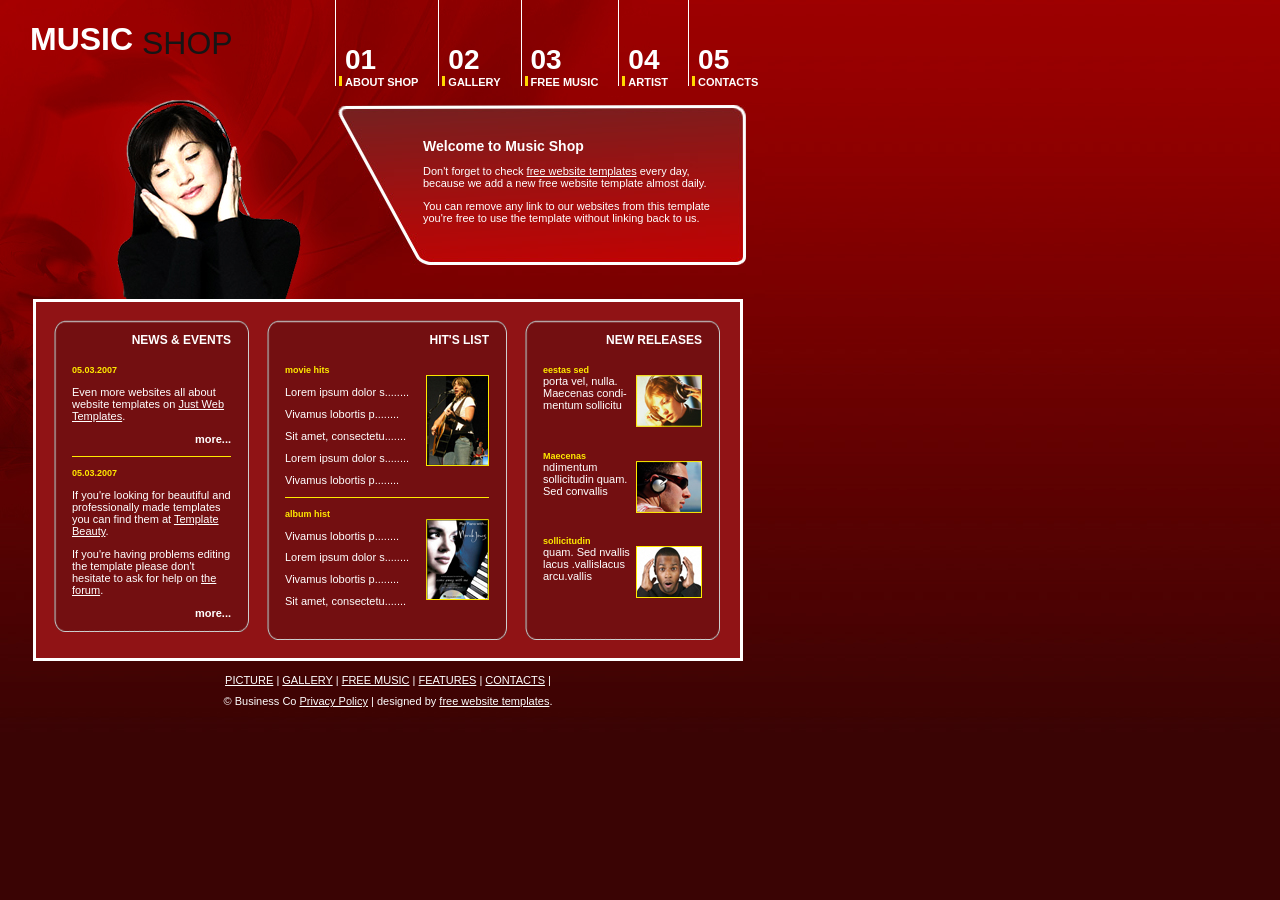
<file: New folder/music-shop/index.html>
<!DOCTYPE html PUBLIC "-//W3C//DTD XHTML 1.0 Strict//EN" "http://www.w3.org/TR/xhtml1/DTD/xhtml1-strict.dtd">
<html xmlns="http://www.w3.org/1999/xhtml" xml:lang="en" lang="en">
<head>
<title>Music Shop</title>
<meta http-equiv="Content-Type" content="text/html; charset=utf-8"/>
<link rel="stylesheet" href="style.css" type="text/css" charset="utf-8" />
</head>
<body>
<div id="wrapper">
  <h1><em>MUSIC</em> SHOP</h1>
  <div id="nav">
    <ul>
      <li><a href="#"><span>01</span> ABOUT SHOP</a></li>
      <li><a href="#"><span>02</span> GALLERY</a></li>
      <li><a href="#"><span>03</span> FREE MUSIC</a></li>
      <li><a href="#"><span>04</span> ARTIST</a></li>
      <li><a href="#"><span>05</span> CONTACTS</a></li>
    </ul>
  </div>
  <div id="topcon">
    <div id="topcon-inner">
      <h2>Welcome to Music Shop</h2>
      <p>Don't forget to check <a href="#">free website templates</a> every day, because we add a new free website template almost daily.</p>
      <p>You can remove any link to our websites from this template you're free to use the template without linking back to us.</p>
    </div>
  </div>
  <div id="content">
    <div id="body">
      <div class="box" id="news">
        <div class="box-t">
          <div class="box-r">
            <div class="box-b">
              <div class="box-l">
                <div class="box-tr">
                  <div class="box-br">
                    <div class="box-bl">
                      <div class="box-tl">
                        <h2>NEWS &amp; EVENTS</h2>
                        <h3>05.03.2007</h3>
                        <p>Even more websites all about website templates on <a href="http://www.justwebtemplates.com">Just Web Templates</a>.</p>
                        <p class="more"><a href="#">more...</a></p>
                        <div class="hr-yellow"> </div>
                        <h3>05.03.2007</h3>
                        <p>If you're looking for beautiful and professionally made templates you can find them at <a href="http://www.templatebeauty.com">Template Beauty</a>.</p>
                        <p>If you're having problems editing the template please don't hesitate to ask for help on <a href="#">the forum</a>.</p>
                        <p class="more"><a href="#">more...</a></p>
                      </div>
                    </div>
                  </div>
                </div>
              </div>
            </div>
          </div>
        </div>
      </div>
      <div class="box" id="hits">
        <div class="box-t">
          <div class="box-r">
            <div class="box-b">
              <div class="box-l">
                <div class="box-tr">
                  <div class="box-br">
                    <div class="box-bl">
                      <div class="box-tl">
                        <h2>HIT'S LIST</h2>
                        <h3>movie hits</h3>
                        <img src="images/pic_1.jpg" width="63" height="91" alt="Pic 1" class="right" />
                        <ul>
                          <li><a href="#">Lorem ipsum dolor s........</a></li>
                          <li><a href="#">Vivamus lobortis p........ </a></li>
                          <li><a href="#">Sit amet, consectetu.......</a></li>
                          <li><a href="#">Lorem ipsum dolor s........</a></li>
                          <li><a href="#">Vivamus lobortis p........ </a></li>
                        </ul>
                        <div class="hr-yellow"> </div>
                        <h3>album hist</h3>
                        <img src="images/pic_2.jpg" width="63" height="81" alt="Pic 2" class="right" />
                        <ul>
                          <li><a href="#">Vivamus lobortis p........ </a></li>
                          <li><a href="#">Lorem ipsum dolor s........</a></li>
                          <li><a href="#">Vivamus lobortis p........ </a></li>
                          <li><a href="#">Sit amet, consectetu.......</a></li>
                        </ul>
                      </div>
                    </div>
                  </div>
                </div>
              </div>
            </div>
          </div>
        </div>
      </div>
      <div class="box" id="new">
        <div class="box-t">
          <div class="box-r">
            <div class="box-b">
              <div class="box-l">
                <div class="box-tr">
                  <div class="box-br">
                    <div class="box-bl">
                      <div class="box-tl">
                        <h2>NEW RELEASES</h2>
                        <h3>eestas sed</h3>
                        <img src="images/pic_3.jpg" width="66" height="52" alt="Pic 3" class="right" />
                        <p>porta vel, nulla. Maecenas condi- mentum sollicitu</p>
                        <h3>Maecenas</h3>
                        <img src="images/pic_4.jpg" width="66" height="52" alt="Pic 4" class="right" />
                        <p>ndimentum sollicitudin quam. Sed convallis</p>
                        <h3>sollicitudin</h3>
                        <img src="images/pic_5.jpg" width="66" height="52" alt="Pic 5" class="right" />
                        <p>quam. Sed nvallis lacus .vallislacus arcu.vallis</p>
                      </div>
                    </div>
                  </div>
                </div>
              </div>
            </div>
          </div>
        </div>
      </div>
      <div class="clear"> </div>
    </div>
    <div id="footer">
      <ul>
        <li><a href="#">PICTURE</a> | </li>
        <li><a href="#">GALLERY</a> | </li>
        <li><a href="#">FREE MUSIC</a> | </li>
        <li><a href="#">FEATURES</a> | </li>
        <li><a href="#">CONTACTS</a> | </li>
      </ul>
      <p>&copy; Business Co <a href="#">Privacy Policy</a> | designed by <a href="http://www.freewebsitetemplates.com">free website templates</a>.</p>
    </div>
  </div>
</div>
</body>
</html>
</file>
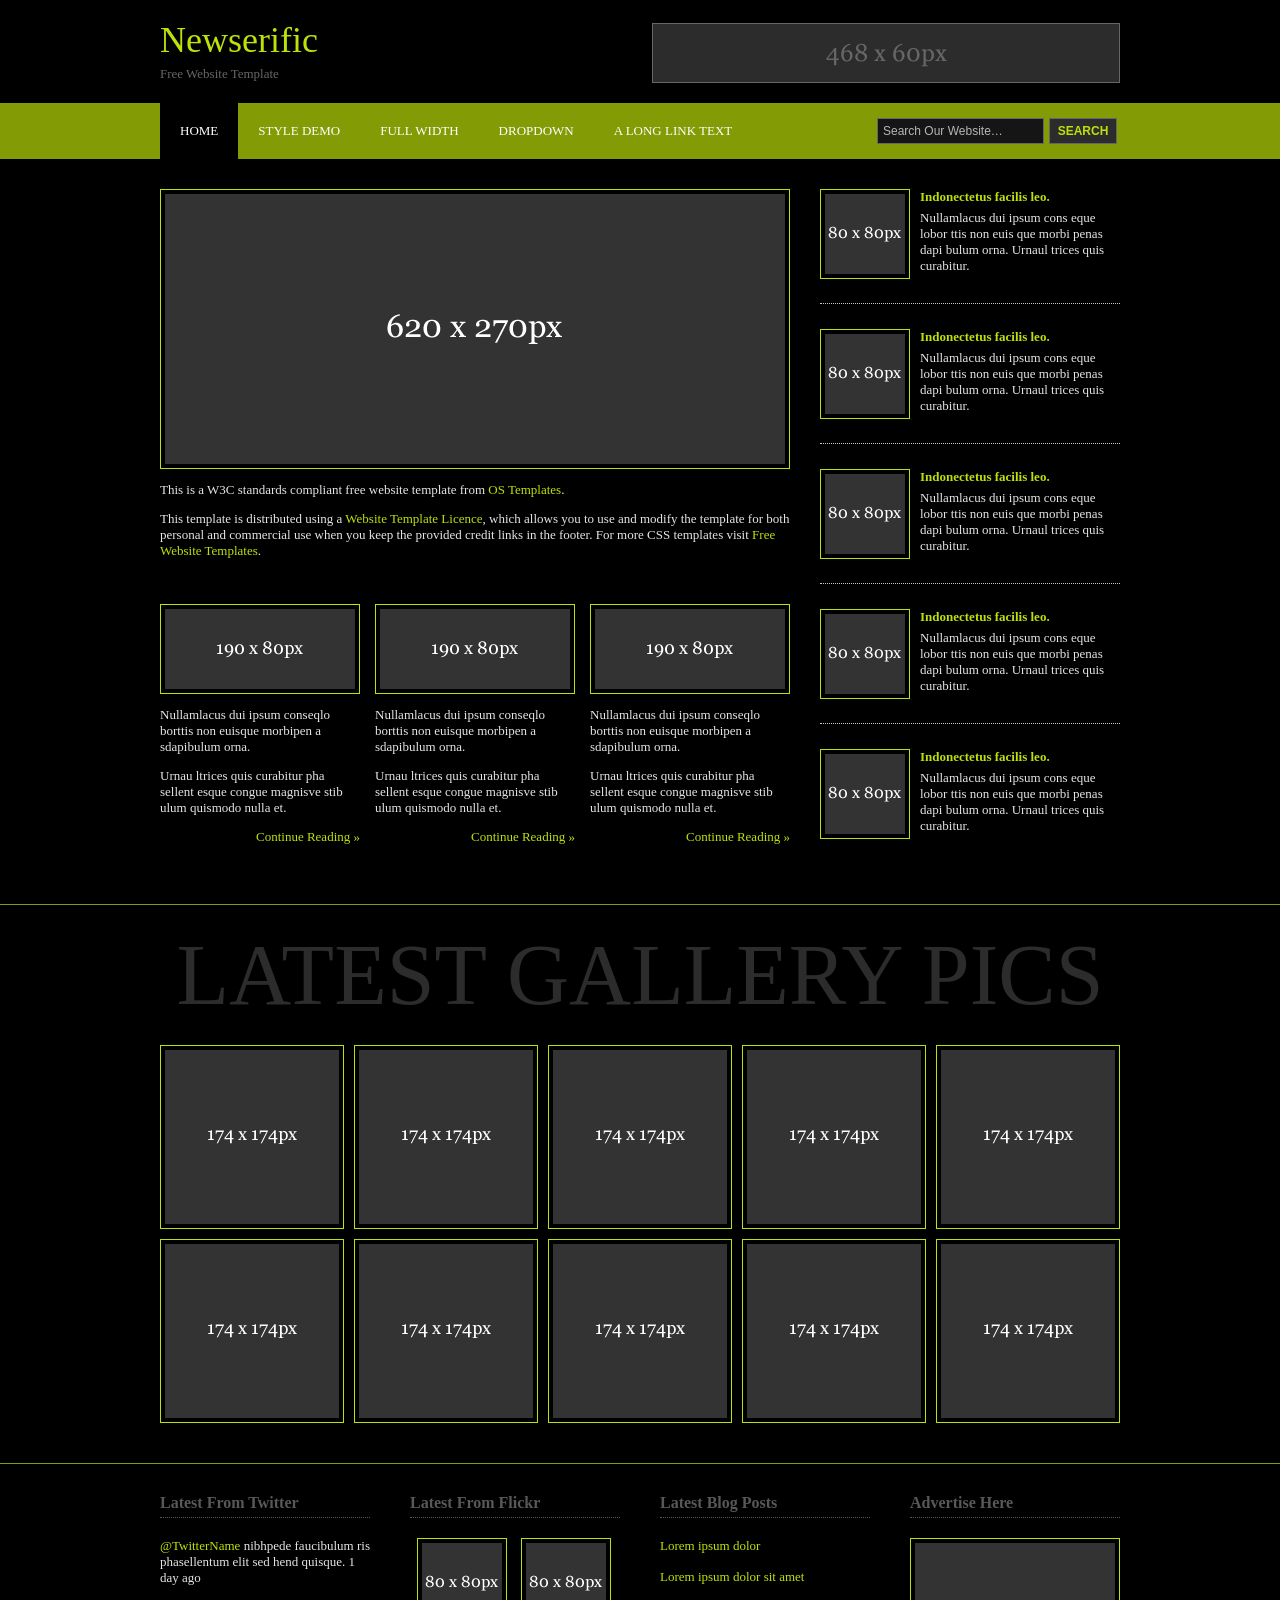
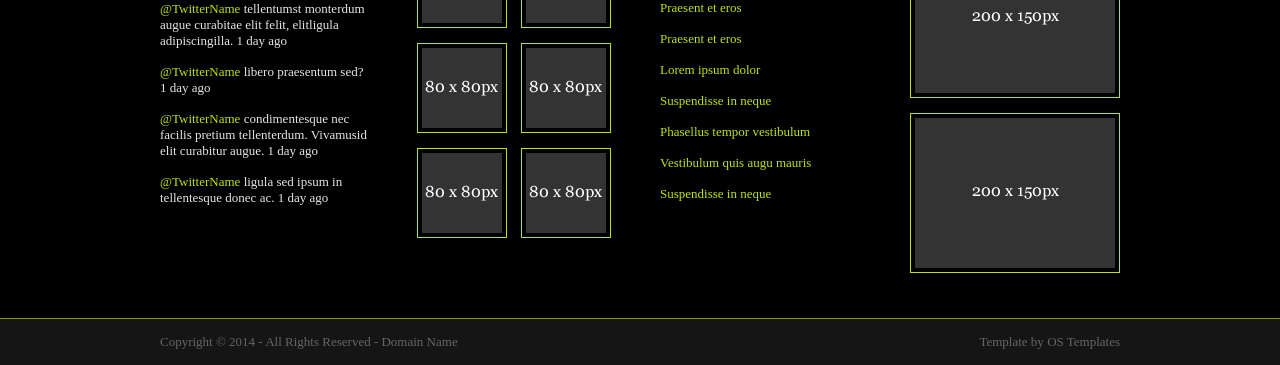
<file: New folder/newserific/index.html>
<!DOCTYPE html PUBLIC "-//W3C//DTD XHTML 1.0 Transitional//EN" "http://www.w3.org/TR/xhtml1/DTD/xhtml1-transitional.dtd">
<!--
Template Name: Newserific
Author: <a href="http://www.os-templates.com/">OS Templates</a>
Author URI: http://www.os-templates.com/
Licence: Free to use under our free template licence terms
Licence URI: http://www.os-templates.com/template-terms
-->
<html xmlns="http://www.w3.org/1999/xhtml">
<head>
<title>Newserific</title>
<meta http-equiv="Content-Type" content="text/html; charset=iso-8859-1" />
<link rel="stylesheet" href="layout/styles/layout.css" type="text/css" />
</head>
<body id="top">
<div class="wrapper col1">
  <div id="header">
    <div class="fl_left">
      <h1><a href="index.html">Newserific</a></h1>
      <p>Free Website Template</p>
    </div>
    <div class="fl_right"><a href="#"><img src="images/demo/468x60.gif" alt="" /></a></div>
    <br class="clear" />
  </div>
</div>
<!-- ####################################################################################################### -->
<div class="wrapper col2">
  <div id="topbar">
    <div id="topnav">
      <ul>
        <li class="active"><a href="index.html">Home</a></li>
        <li><a href="pages/style-demo.html">Style Demo</a></li>
        <li><a href="pages/full-width.html">Full Width</a></li>
        <li><a href="#">DropDown</a>
          <ul>
            <li><a href="#">Link 1</a></li>
            <li><a href="#">Link 2</a></li>
            <li><a href="#">Link 3</a></li>
          </ul>
        </li>
        <li class="last"><a href="#">A Long Link Text</a></li>
      </ul>
    </div>
    <div id="search">
      <form action="#" method="post">
        <fieldset>
          <legend>Site Search</legend>
          <input type="text" value="Search Our Website&hellip;"  onfocus="this.value=(this.value=='Search Our Website&hellip;')? '' : this.value ;" />
          <input type="submit" name="go" id="go" value="Search" />
        </fieldset>
      </form>
    </div>
    <br class="clear" />
  </div>
</div>
<!-- ####################################################################################################### -->
<div class="wrapper col4">
  <div id="container">
    <div id="content">
      <div id="featured_post"><img src="images/demo/620x270.gif" alt="" />
        <p>This is a W3C standards compliant free website template from <a href="http://www.os-templates.com/">OS Templates</a>.</p>
        <p>This template is distributed using a <a href="http://www.os-templates.com/template-terms">Website Template Licence</a>, which allows you to use and modify the template for both personal and commercial use when you keep the provided credit links in the footer. For more CSS templates visit <a href="http://www.os-templates.com/">Free Website Templates</a>.</p>
      </div>
      <div id="hpage_latest">
        <ul>
          <li><img src="images/demo/190x80.gif" alt="" />
            <p>Nullamlacus dui ipsum conseqlo borttis non euisque morbipen a sdapibulum orna.</p>
            <p>Urnau ltrices quis curabitur pha sellent esque congue magnisve stib ulum quismodo nulla et.</p>
            <p class="readmore"><a href="#">Continue Reading &raquo;</a></p>
          </li>
          <li><img src="images/demo/190x80.gif" alt="" />
            <p>Nullamlacus dui ipsum conseqlo borttis non euisque morbipen a sdapibulum orna.</p>
            <p>Urnau ltrices quis curabitur pha sellent esque congue magnisve stib ulum quismodo nulla et.</p>
            <p class="readmore"><a href="#">Continue Reading &raquo;</a></p>
          </li>
          <li class="last"><img src="images/demo/190x80.gif" alt="" />
            <p>Nullamlacus dui ipsum conseqlo borttis non euisque morbipen a sdapibulum orna.</p>
            <p>Urnau ltrices quis curabitur pha sellent esque congue magnisve stib ulum quismodo nulla et.</p>
            <p class="readmore"><a href="#">Continue Reading &raquo;</a></p>
          </li>
        </ul>
        <br class="clear" />
      </div>
    </div>
    <div id="column">
      <ul id="latestnews">
        <li><img src="images/demo/80x80.gif" alt="" />
          <p><strong><a href="#">Indonectetus facilis leo.</a></strong> Nullamlacus dui ipsum cons eque lobor ttis non euis que morbi penas dapi bulum orna. Urnaul trices quis curabitur.</p>
        </li>
        <li><img src="images/demo/80x80.gif" alt="" />
          <p><strong><a href="#">Indonectetus facilis leo.</a></strong> Nullamlacus dui ipsum cons eque lobor ttis non euis que morbi penas dapi bulum orna. Urnaul trices quis curabitur.</p>
        </li>
        <li><img src="images/demo/80x80.gif" alt="" />
          <p><strong><a href="#">Indonectetus facilis leo.</a></strong> Nullamlacus dui ipsum cons eque lobor ttis non euis que morbi penas dapi bulum orna. Urnaul trices quis curabitur.</p>
        </li>
        <li><img src="images/demo/80x80.gif" alt="" />
          <p><strong><a href="#">Indonectetus facilis leo.</a></strong> Nullamlacus dui ipsum cons eque lobor ttis non euis que morbi penas dapi bulum orna. Urnaul trices quis curabitur.</p>
        </li>
        <li class="last"><img src="images/demo/80x80.gif" alt="" />
          <p><strong><a href="#">Indonectetus facilis leo.</a></strong> Nullamlacus dui ipsum cons eque lobor ttis non euis que morbi penas dapi bulum orna. Urnaul trices quis curabitur.</p>
        </li>
      </ul>
    </div>
    <br class="clear" />
  </div>
  <br class="clear" />
</div>
<!-- ####################################################################################################### -->
<div class="wrapper col5">
  <div class="gallery">
    <h2>Latest Gallery Pics</h2>
    <ul>
      <li><a href="#"><img src="images/demo/174x174.gif" alt="" /></a></li>
      <li><a href="#"><img src="images/demo/174x174.gif" alt="" /></a></li>
      <li><a href="#"><img src="images/demo/174x174.gif" alt="" /></a></li>
      <li><a href="#"><img src="images/demo/174x174.gif" alt="" /></a></li>
      <li class="last"><a href="#"><img src="images/demo/174x174.gif" alt="" /></a></li>
      <li><a href="#"><img src="images/demo/174x174.gif" alt="" /></a></li>
      <li><a href="#"><img src="images/demo/174x174.gif" alt="" /></a></li>
      <li><a href="#"><img src="images/demo/174x174.gif" alt="" /></a></li>
      <li><a href="#"><img src="images/demo/174x174.gif" alt="" /></a></li>
      <li class="last"><a href="#"><img src="images/demo/174x174.gif" alt="" /></a></li>
    </ul>
    <br class="clear" />
  </div>
</div>
<!-- ####################################################################################################### -->
<div class="wrapper col6">
  <div id="footer">
    <div class="footbox twitter">
      <h2>Latest From Twitter</h2>
      <ul>
        <li><a href="#">@TwitterName</a> nibhpede faucibulum ris phasellentum elit sed hend quisque.  1 day ago</li>
        <li><a href="#">@TwitterName</a> tellentumst monterdum augue curabitae elit felit, elitligula adipiscingilla. 1 day ago</li>
        <li><a href="#">@TwitterName</a> libero praesentum sed? 1 day ago</li>
        <li><a href="#">@TwitterName</a> condimentesque nec facilis pretium tellenterdum. Vivamusid elit curabitur augue. 1 day ago</li>
        <li><a href="#">@TwitterName</a> ligula sed ipsum in tellentesque donec ac. 1 day ago</li>
      </ul>
    </div>
    <div class="footbox flickr">
      <h2>Latest From Flickr</h2>
      <ul>
        <li><a href="#"><img src="images/demo/80x80.gif" alt="" /></a></li>
        <li><a href="#"><img src="images/demo/80x80.gif" alt="" /></a></li>
        <li><a href="#"><img src="images/demo/80x80.gif" alt="" /></a></li>
        <li><a href="#"><img src="images/demo/80x80.gif" alt="" /></a></li>
        <li><a href="#"><img src="images/demo/80x80.gif" alt="" /></a></li>
        <li><a href="#"><img src="images/demo/80x80.gif" alt="" /></a></li>
      </ul>
      <br class="clear" />
    </div>
    <div class="footbox posts">
      <h2>Latest Blog Posts</h2>
      <ul>
        <li><a href="#">Lorem ipsum dolor</a></li>
        <li><a href="#">Lorem ipsum dolor sit amet</a></li>
        <li><a href="#">Praesent et eros</a></li>
        <li><a href="#">Praesent et eros</a></li>
        <li><a href="#">Lorem ipsum dolor</a></li>
        <li><a href="#">Suspendisse in neque</a></li>
        <li><a href="#">Phasellus tempor vestibulum</a></li>
        <li><a href="#">Vestibulum quis augu mauris</a></li>
        <li class="last"><a href="#">Suspendisse in neque</a></li>
      </ul>
    </div>
    <div class="footbox banners last">
      <h2>Advertise Here</h2>
      <ul>
        <li><a href="#"><img src="images/demo/200x150.gif" alt="" /></a></li>
        <li><a href="#"><img src="images/demo/200x150.gif" alt="" /></a></li>
      </ul>
    </div>
    <br class="clear" />
  </div>
</div>
<!-- ####################################################################################################### -->
<div class="wrapper col7">
  <div id="copyright">
    <p class="fl_left">Copyright &copy; 2014 - All Rights Reserved - <a href="#">Domain Name</a></p>
    <p class="fl_right">Template by <a target="_blank" href="http://www.os-templates.com/" title="Free Website Templates">OS Templates</a></p>
    <br class="clear" />
  </div>
</div>
</body>
</html>
</file>
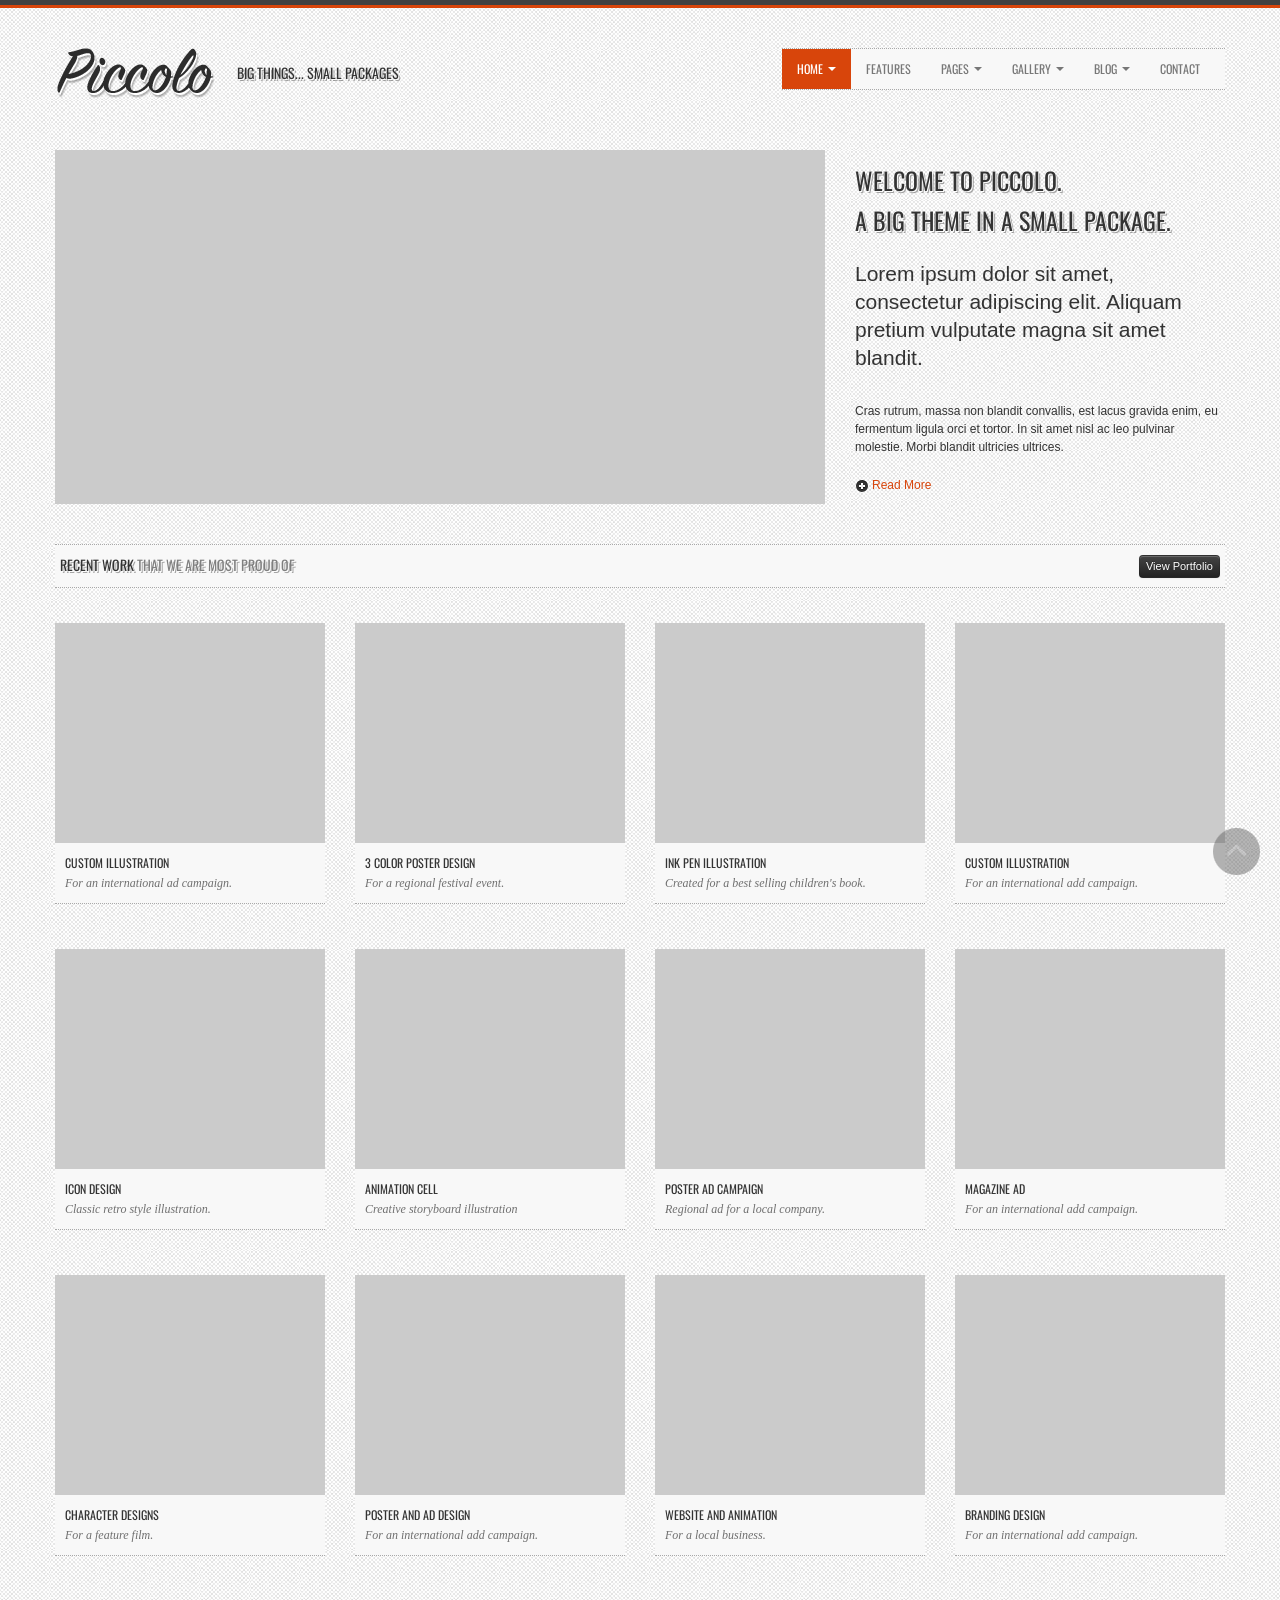
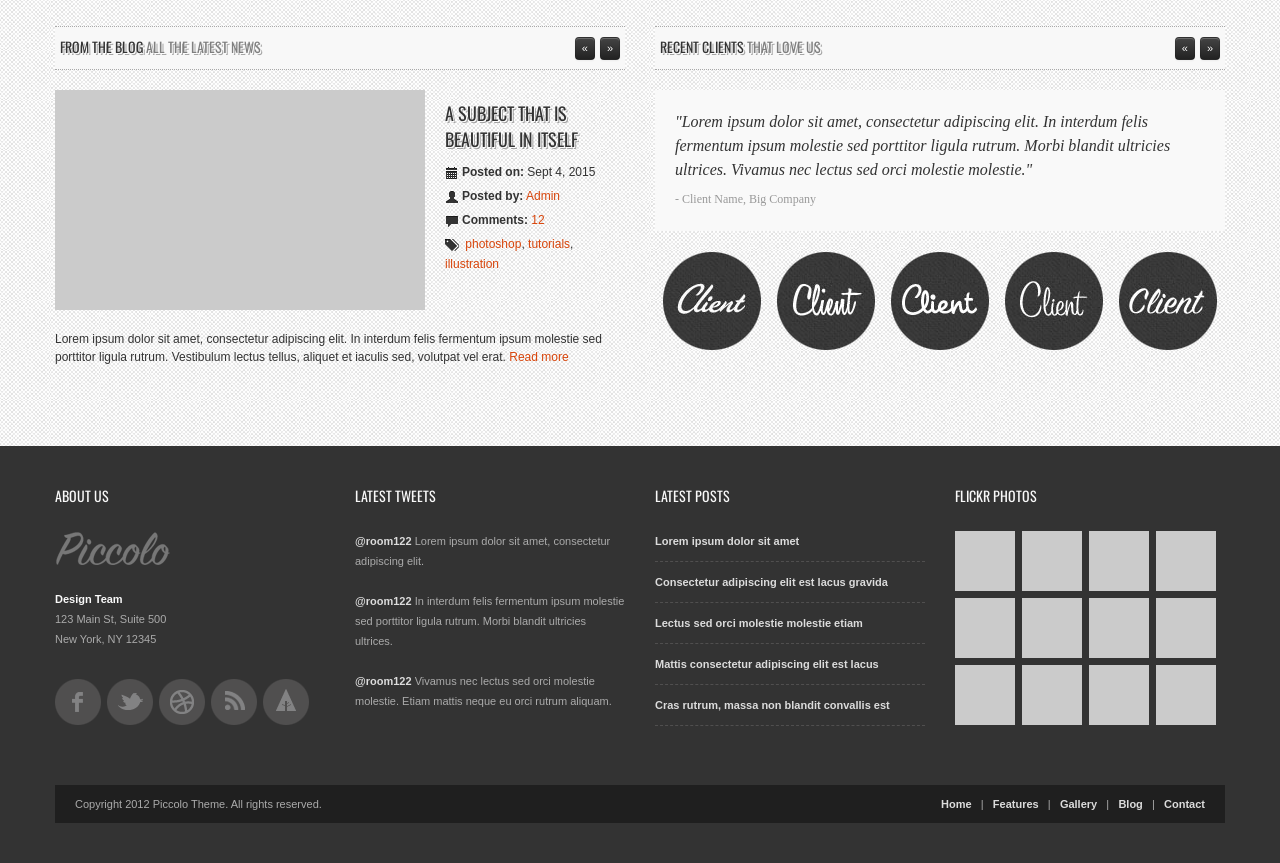
<file: New folder/piccolo/index.htm>
<!DOCTYPE html>
<html xmlns="http://www.w3.org/1999/xhtml">
<head>
<meta http-equiv="Content-Type" content="text/html; charset=UTF-8" />
<title>Piccolo Theme</title>
<meta name="viewport" content="width=device-width, initial-scale=1.0">

<!-- CSS
================================================== -->
<link href='http://fonts.googleapis.com/css?family=Oswald' rel='stylesheet' type='text/css'>
<link rel="stylesheet" href="css/bootstrap.css">
<link rel="stylesheet" href="css/bootstrap-responsive.css">
<link rel="stylesheet" href="css/prettyPhoto.css" />
<link rel="stylesheet" href="css/flexslider.css" />
<link rel="stylesheet" href="css/custom-styles.css">

<!--[if lt IE 9]>
    <script src="http://html5shim.googlecode.com/svn/trunk/html5.js"></script>
    <link rel="stylesheet" href="css/style-ie.css"/>
<![endif]--> 

<!-- Favicons
================================================== -->
<link rel="shortcut icon" href="img/favicon.ico">
<link rel="apple-touch-icon" href="img/apple-touch-icon.png">
<link rel="apple-touch-icon" sizes="72x72" href="img/apple-touch-icon-72x72.png">
<link rel="apple-touch-icon" sizes="114x114" href="img/apple-touch-icon-114x114.png">

<!-- JS
================================================== -->
<script src="http://code.jquery.com/jquery-1.8.3.min.js"></script>
<script src="js/bootstrap.js"></script>
<script src="js/jquery.prettyPhoto.js"></script>
<script src="js/jquery.flexslider.js"></script>
<script src="js/jquery.custom.js"></script>
<script type="text/javascript">
$(document).ready(function () {

    $("#btn-blog-next").click(function () {
      $('#blogCarousel').carousel('next')
    });
     $("#btn-blog-prev").click(function () {
      $('#blogCarousel').carousel('prev')
    });

     $("#btn-client-next").click(function () {
      $('#clientCarousel').carousel('next')
    });
     $("#btn-client-prev").click(function () {
      $('#clientCarousel').carousel('prev')
    });
    
});

 $(window).load(function(){

    $('.flexslider').flexslider({
        animation: "slide",
        slideshow: true,
        start: function(slider){
          $('body').removeClass('loading');
        }
    });  
});

</script>

</head>

<body class="home">
    <!-- Color Bars (above header)-->
	<div class="color-bar-1"></div>
    <div class="color-bar-2 color-bg"></div>
    
    <div class="container">
    
      <div class="row header"><!-- Begin Header -->
      
        <!-- Logo
        ================================================== -->
        <div class="span5 logo">
        	<a href="index.htm"><img src="img/piccolo-logo.png" alt="" /></a>
            <h5>Big Things... Small Packages</h5>
        </div>
        
        <!-- Main Navigation
        ================================================== -->
        <div class="span7 navigation">
            <div class="navbar hidden-phone">
            
            <ul class="nav">
            <li class="dropdown active">
                <a class="dropdown-toggle" data-toggle="dropdown" href="index.htm">Home <b class="caret"></b></a>
                <ul class="dropdown-menu">
                    <li><a href="index.htm">Full Page</a></li>
                    <li><a href="index-gallery.htm">Gallery Only</a></li>
                    <li><a href="index-slider.htm">Slider Only</a></li>
                </ul>
            </li>
           <li><a href="features.htm">Features</a></li>
            <li class="dropdown">
                <a class="dropdown-toggle" data-toggle="dropdown" href="page-full-width.htm">Pages <b class="caret"></b></a>
                <ul class="dropdown-menu">
                    <li><a href="page-full-width.htm">Full Width</a></li>
                    <li><a href="page-right-sidebar.htm">Right Sidebar</a></li>
                    <li><a href="page-left-sidebar.htm">Left Sidebar</a></li>
                    <li><a href="page-double-sidebar.htm">Double Sidebar</a></li>
                </ul>
            </li>
             <li class="dropdown">
                <a class="dropdown-toggle" data-toggle="dropdown" href="gallery-4col.htm">Gallery <b class="caret"></b></a>
                <ul class="dropdown-menu">
                    <li><a href="gallery-3col.htm">Gallery 3 Column</a></li>
                    <li><a href="gallery-4col.htm">Gallery 4 Column</a></li>
                    <li><a href="gallery-6col.htm">Gallery 6 Column</a></li>
                    <li><a href="gallery-4col-circle.htm">Gallery 4 Round</a></li>
                    <li><a href="gallery-single.htm">Gallery Single</a></li>
                </ul>
             </li>
             <li class="dropdown">
                <a class="dropdown-toggle" data-toggle="dropdown" href="blog-style1.htm">Blog <b class="caret"></b></a>
                <ul class="dropdown-menu">
                    <li><a href="blog-style1.htm">Blog Style 1</a></li>
                    <li><a href="blog-style2.htm">Blog Style 2</a></li>
                    <li><a href="blog-style3.htm">Blog Style 3</a></li>
                    <li><a href="blog-style4.htm">Blog Style 4</a></li>
                    <li><a href="blog-single.htm">Blog Single</a></li>
                </ul>
             </li>
             <li><a href="page-contact.htm">Contact</a></li>
            </ul>
           
            </div>

            <!-- Mobile Nav
            ================================================== -->
            <form action="#" id="mobile-nav" class="visible-phone">
                <div class="mobile-nav-select">
                <select onchange="window.open(this.options[this.selectedIndex].value,'_top')">
                    <option value="">Navigate...</option>
                    <option value="index.htm">Home</option>
                        <option value="index.htm">- Full Page</option>
                        <option value="index-gallery.htm">- Gallery Only</option>
                        <option value="index-slider.htm">- Slider Only</option>
                    <option value="features.htm">Features</option>
                    <option value="page-full-width.htm">Pages</option>
                        <option value="page-full-width.htm">- Full Width</option>
                        <option value="page-right-sidebar.htm">- Right Sidebar</option>
                        <option value="page-left-sidebar.htm">- Left Sidebar</option>
                        <option value="page-double-sidebar.htm">- Double Sidebar</option>
                    <option value="gallery-4col.htm">Gallery</option>
                        <option value="gallery-3col.htm">- 3 Column</option>
                        <option value="gallery-4col.htm">- 4 Column</option>
                        <option value="gallery-6col.htm">- 6 Column</option>
                        <option value="gallery-4col-circle.htm">- Gallery 4 Col Round</option>
                        <option value="gallery-single.htm">- Gallery Single</option>
                    <option value="blog-style1.htm">Blog</option>
                        <option value="blog-style1.htm">- Blog Style 1</option>
                        <option value="blog-style2.htm">- Blog Style 2</option>
                        <option value="blog-style3.htm">- Blog Style 3</option>
                        <option value="blog-style4.htm">- Blog Style 4</option>
                        <option value="blog-single.htm">- Blog Single</option>
                    <option value="page-contact.htm">Contact</option>
                </select>
                </div>
                </form>

        </div>
        
      </div><!-- End Header -->
     
    <div class="row headline"><!-- Begin Headline -->
    
     	<!-- Slider Carousel
        ================================================== -->
        <div class="span8">
            <div class="flexslider">
              <ul class="slides">
                <li><a href="gallery-single.htm"><img src="img/gallery/slider-img-1.jpg" alt="slider" /></a></li>
                <li><a href="gallery-single.htm"><img src="img/gallery/slider-img-1.jpg" alt="slider" /></a></li>
                <li><a href="gallery-single.htm"><img src="img/gallery/slider-img-1.jpg" alt="slider" /></a></li>
                <li><a href="gallery-single.htm"><img src="img/gallery/slider-img-1.jpg" alt="slider" /></a></li>
                <li><a href="gallery-single.htm"><img src="img/gallery/slider-img-1.jpg" alt="slider" /></a></li>
              </ul>
            </div>
        </div>
        
        <!-- Headline Text
        ================================================== -->
        <div class="span4">
        	<h3>Welcome to Piccolo. <br />
            A Big Theme in a Small Package.</h3>
            <p class="lead">Lorem ipsum dolor sit amet, consectetur adipiscing elit. Aliquam pretium vulputate magna sit amet blandit.</p>
            <p>Cras rutrum, massa non blandit convallis, est lacus gravida enim, eu fermentum ligula orci et tortor. In sit amet nisl ac leo pulvinar molestie. Morbi blandit ultricies ultrices.</p>
            <a href="#"><i class="icon-plus-sign"></i>Read More</a> 
        </div>
    </div><!-- End Headline -->
    
    <div class="row gallery-row"><!-- Begin Gallery Row --> 
      
    	<div class="span12">
            <h5 class="title-bg">Recent Work 
                <small>That we are most proud of</small>
                <button class="btn btn-mini btn-inverse hidden-phone" type="button">View Portfolio</button>
            </h5>
    	
        <!-- Gallery Thumbnails
        ================================================== -->

            <div class="row clearfix no-margin">
            <ul class="gallery-post-grid holder">

                    <!-- Gallery Item 1 -->
                    <li  class="span3 gallery-item" data-id="id-1" data-type="illustration">
                        <span class="gallery-hover-4col hidden-phone hidden-tablet">
                            <span class="gallery-icons">
                                <a href="img/gallery/gallery-img-1-full.jpg" class="item-zoom-link lightbox" title="Custom Illustration" data-rel="prettyPhoto"></a>
                                <a href="gallery-single.htm" class="item-details-link"></a>
                            </span>
                        </span>
                        <a href="gallery-single.htm"><img src="img/gallery/gallery-img-1-4col.jpg" alt="Gallery"></a>
                        <span class="project-details"><a href="gallery-single.htm">Custom Illustration</a>For an international ad campaign.</span>
                    </li>

                    <!-- Gallery Item 2 -->
                    <li class="span3 gallery-item" data-id="id-2" data-type="illustration">
                        <span class="gallery-hover-4col hidden-phone hidden-tablet">
                            <span class="gallery-icons">
                                <a href="img/gallery/gallery-img-1-full.jpg" class="item-zoom-link lightbox" title="Custom Illustration" data-rel="prettyPhoto"></a>
                                <a href="gallery-single.htm" class="item-details-link"></a>
                            </span>
                        </span>
                        <a href="gallery-single.htm"><img src="img/gallery/gallery-img-1-4col.jpg" alt="Gallery"></a>
                        <span class="project-details"><a href="gallery-single.htm">3 Color Poster Design</a>For a regional festival event.</span>
                    </li>

                    <!-- Gallery Item 3 -->
                    <li class="span3 gallery-item" data-id="id-3" data-type="web">
                        <span class="gallery-hover-4col hidden-phone hidden-tablet">
                            <span class="gallery-icons">
                                <a href="img/gallery/gallery-img-1-full.jpg" class="item-zoom-link lightbox" title="Custom Illustration" data-rel="prettyPhoto"></a>
                                <a href="#" class="item-details-link"></a>
                            </span>
                        </span>
                        <a href="gallery-single.htm"><img src="img/gallery/gallery-img-1-4col.jpg" alt="Gallery"></a>
                        <span class="project-details"><a href="gallery-single.htm">Ink Pen Illustration</a>Created for a best selling children's book.</span>
                    </li>

                    <!-- Gallery Item 4 -->
                    <li class="span3 gallery-item" data-id="id-4" data-type="video">
                        <span class="gallery-hover-4col hidden-phone hidden-tablet">
                            <span class="gallery-icons">
                                <a href="img/gallery/gallery-img-1-full.jpg" class="item-zoom-link lightbox" title="Custom Illustration" data-rel="prettyPhoto"></a>
                                <a href="gallery-single.htm" class="item-details-link"></a>
                            </span>
                        </span>
                        <a href="gallery-single.htm"><img src="img/gallery/gallery-img-1-4col.jpg" alt="Gallery"></a>
                        <span class="project-details"><a href="gallery-single.htm">Custom Illustration</a>For an international add campaign.</span>
                    </li>

                    <!-- Gallery Item 5 -->
                    <li class="span3 gallery-item" data-id="id-5" data-type="web illustration">
                        <span class="gallery-hover-4col hidden-phone hidden-tablet">
                            <span class="gallery-icons">
                                <a href="img/gallery/gallery-img-1-full.jpg" class="item-zoom-link lightbox" title="Custom Illustration" data-rel="prettyPhoto"></a>
                                <a href="gallery-single.htm" class="item-details-link"></a>
                            </span>
                        </span>
                        <a href="gallery-single.htm"><img src="img/gallery/gallery-img-1-4col.jpg" alt="Gallery"></a>
                        <span class="project-details"><a href="gallery-single.htm">Icon Design</a>Classic retro style illustration.</span>
                    </li>

                    <!-- Gallery Item 6 -->
                    <li class="span3 gallery-item" data-id="id-6" data-type="illustration design">
                        <span class="gallery-hover-4col hidden-phone hidden-tablet">
                            <span class="gallery-icons">
                                <a href="img/gallery/gallery-img-1-full.jpg" class="item-zoom-link lightbox" title="Custom Illustration" data-rel="prettyPhoto"></a>
                                <a href="gallery-single.htm" class="item-details-link"></a>
                            </span>
                        </span>
                        <a href="gallery-single.htm"><img src="img/gallery/gallery-img-1-4col.jpg" alt="Gallery"></a>
                        <span class="project-details"><a href="gallery-single.htm">Animation Cell</a>Creative storyboard illustration</span>
                    </li>

                    <!-- Gallery Item 7 -->
                    <li class="span3 gallery-item" data-id="id-7" data-type="design">
                        <span class="gallery-hover-4col hidden-phone hidden-tablet">
                            <span class="gallery-icons">
                                <a href="img/gallery/gallery-img-1-full.jpg" class="item-zoom-link lightbox" title="Custom Illustration" data-rel="prettyPhoto"></a>
                                <a href="gallery-single.htm" class="item-details-link"></a>
                            </span>
                        </span>
                        <a href="gallery-single.htm"><img src="img/gallery/gallery-img-1-4col.jpg" alt="Gallery"></a>
                        <span class="project-details"><a href="gallery-single.htm">Poster Ad Campaign</a>Regional ad for a local company.</span>
                    </li>

                    <!-- Gallery Item 8 -->
                    <li class="span3 gallery-item" data-id="id-8" data-type="web video">
                        <span class="gallery-hover-4col hidden-phone hidden-tablet">
                            <span class="gallery-icons">
                                <a href="img/gallery/gallery-img-1-full.jpg" class="item-zoom-link lightbox" title="Custom Illustration" data-rel="prettyPhoto"></a>
                                <a href="gallery-single.htm" class="item-details-link"></a>
                            </span>
                        </span>
                        <a href="gallery-single.htm"><img src="img/gallery/gallery-img-1-4col.jpg" alt="Gallery"></a>
                        <span class="project-details"><a href="gallery-single.htm">Magazine Ad</a>For an international add campaign.</span>
                    </li>

                    <!-- Gallery Item 9 -->
                    <li class="span3 gallery-item" data-id="id-9" data-type="design">
                        <span class="gallery-hover-4col hidden-phone hidden-tablet">
                            <span class="gallery-icons">
                                <a href="img/gallery/gallery-img-1-full.jpg" class="item-zoom-link lightbox" title="Custom Illustration" data-rel="prettyPhoto"></a>
                                <a href="gallery-single.htm" class="item-details-link"></a>
                            </span>
                        </span>
                        <a href="gallery-single.htm"><img src="img/gallery/gallery-img-1-4col.jpg" alt="Gallery"></a>
                        <span class="project-details"><a href="gallery-single.htm">Character Designs</a>For a feature film.</span>
                    </li>

                    <!-- Gallery Item 10 -->
                    <li class="span3 gallery-item" data-id="id-10" data-type="web design">
                        <span class="gallery-hover-4col hidden-phone hidden-tablet">
                            <span class="gallery-icons">
                                <a href="img/gallery/gallery-img-1-full.jpg" class="item-zoom-link lightbox" title="Custom Illustration" data-rel="prettyPhoto"></a>
                                <a href="gallery-single.htm" class="item-details-link"></a>
                            </span>
                        </span>
                        <a href="gallery-single.htm"><img src="img/gallery/gallery-img-1-4col.jpg" alt="Gallery"></a>
                        <span class="project-details"><a href="gallery-single.htm">Poster and Ad Design</a>For an international add campaign.</span>
                    </li>

                    <!-- Gallery Item 11 -->
                    <li class="span3 gallery-item" data-id="id-11" data-type="illustration">
                        <span class="gallery-hover-4col hidden-phone hidden-tablet">
                            <span class="gallery-icons">
                                <a href="img/gallery/gallery-img-1-full.jpg" class="item-zoom-link lightbox" title="Custom Illustration" data-rel="prettyPhoto"></a>
                                <a href="gallery-single.htm" class="item-details-link"></a>
                            </span>
                        </span>
                        <a href="gallery-single.htm"><img src="img/gallery/gallery-img-1-4col.jpg" alt="Gallery"></a>
                        <span class="project-details"><a href="gallery-single.htm">Website and Animation</a>For a local business.</span>
                    </li>

                    <!-- Gallery Item 12 -->
                    <li class="span3 gallery-item" data-id="id-12" data-type="illustration video">
                        <span class="gallery-hover-4col hidden-phone hidden-tablet">
                            <span class="gallery-icons">
                                <a href="img/gallery/gallery-img-1-full.jpg" class="item-zoom-link lightbox" title="Custom Illustration" data-rel="prettyPhoto"></a>
                                <a href="gallery-single.htm" class="item-details-link"></a>
                            </span>
                        </span>
                        <a href="gallery-single.htm"><img src="img/gallery/gallery-img-1-4col.jpg" alt="Gallery"></a>
                        <span class="project-details"><a href="gallery-single.htm">Branding Design</a>For an international add campaign.</span>
                    </li>
                </ul>
                </div>
            </div>
 
    </div><!-- End Gallery Row -->
    
    <div class="row"><!-- Begin Bottom Section -->
    
    	<!-- Blog Preview
        ================================================== -->
    	<div class="span6">

            <h5 class="title-bg">From the Blog 
                <small>All the latest news</small>
                <button id="btn-blog-next" class="btn btn-inverse btn-mini" type="button">&raquo;</button>
                <button id="btn-blog-prev" class="btn btn-inverse btn-mini" type="button">&laquo;</button>
            </h5>

        <div id="blogCarousel" class="carousel slide ">

            <!-- Carousel items -->
            <div class="carousel-inner">

                 <!-- Blog Item 1 -->
                <div class="active item">
                    <a href="blog-single.htm"><img src="img/gallery/blog-med-img-1.jpg" alt="" class="align-left blog-thumb-preview" /></a>
                    <div class="post-info clearfix">
                        <h4><a href="blog-single.htm">A subject that is beautiful in itself</a></h4>
                        <ul class="blog-details-preview">
                            <li><i class="icon-calendar"></i><strong>Posted on:</strong> Sept 4, 2015<li>
                            <li><i class="icon-user"></i><strong>Posted by:</strong> <a href="#" title="Link">Admin</a><li>
                            <li><i class="icon-comment"></i><strong>Comments:</strong> <a href="#" title="Link">12</a><li>
                            <li><i class="icon-tags"></i> <a href="#">photoshop</a>, <a href="#">tutorials</a>, <a href="#">illustration</a>
                        </ul>
                    </div>
                    <p class="blog-summary">Lorem ipsum dolor sit amet, consectetur adipiscing elit. In interdum felis fermentum ipsum molestie sed porttitor ligula rutrum. Vestibulum lectus tellus, aliquet et iaculis sed, volutpat vel erat. <a href="#">Read more</a><p>
                </div>

                <!-- Blog Item 2 -->
                 <div class="item">
                    <a href="blog-single.htm"><img src="img/gallery/blog-med-img-1.jpg" alt="" class="align-left blog-thumb-preview" /></a>
                    <div class="post-info clearfix">
                        <h4><a href="blog-single.htm">A great artist is always before his time</a></h4>
                        <ul class="blog-details-preview">
                            <li><i class="icon-calendar"></i><strong>Posted on:</strong> Sept 4, 2015<li>
                            <li><i class="icon-user"></i><strong>Posted by:</strong> <a href="#" title="Link">Admin</a><li>
                            <li><i class="icon-comment"></i><strong>Comments:</strong> <a href="#" title="Link">12</a><li>
                            <li><i class="icon-tags"></i> <a href="#">photoshop</a>, <a href="#">tutorials</a>, <a href="#">illustration</a>
                        </ul>
                    </div>
                    <p class="blog-summary">Lorem ipsum dolor sit amet, consectetur adipiscing elit. In interdum felis fermentum ipsum molestie sed porttitor ligula rutrum. Vestibulum lectus tellus, aliquet et iaculis sed, volutpat vel erat. <a href="#">Read more</a><p>
                </div>

                 <!-- Blog Item 3 -->
                 <div class="item">
                    <a href="blog-single.htm"><img src="img/gallery/blog-med-img-1.jpg" alt="" class="align-left blog-thumb-preview" /></a>
                    <div class="post-info clearfix">
                        <h4><a href="blog-single.htm">Is art everything to anybody?</a></h4>
                        <ul class="blog-details-preview">
                            <li><i class="icon-calendar"></i><strong>Posted on:</strong> Sept 4, 2015<li>
                            <li><i class="icon-user"></i><strong>Posted by:</strong> <a href="#" title="Link">Admin</a><li>
                            <li><i class="icon-comment"></i><strong>Comments:</strong> <a href="#" title="Link">12</a><li>
                            <li><i class="icon-tags"></i> <a href="#">photoshop</a>, <a href="#">tutorials</a>, <a href="#">illustration</a>
                        </ul>
                    </div>
                    <p class="blog-summary">Lorem ipsum dolor sit amet, consectetur adipiscing elit. In interdum felis fermentum ipsum molestie sed porttitor ligula rutrum. Vestibulum lectus tellus, aliquet et iaculis sed, volutpat vel erat. <a href="#">Read more</a><p>
                </div>
                
            </div>
            </div> 	
        </div>
        
        <!-- Client Area
        ================================================== -->
        <div class="span6">

            <h5 class="title-bg">Recent Clients
                <small>That love us</small>
                <button id="btn-client-next" class="btn btn-inverse btn-mini" type="button">&raquo;</button>
                <button id="btn-client-prev" class="btn btn-inverse btn-mini" type="button">&laquo;</button>
            </h5>

            <!-- Client Testimonial Slider-->
            <div id="clientCarousel" class="carousel slide no-margin">
            <!-- Carousel items -->
            <div class="carousel-inner">

                <div class="active item">
                    <p class="quote-text">"Lorem ipsum dolor sit amet, consectetur adipiscing elit. In interdum felis fermentum ipsum molestie sed porttitor ligula rutrum. Morbi blandit ultricies ultrices. Vivamus nec lectus sed orci molestie molestie."<cite>- Client Name, Big Company</cite></p>
                </div>

                <div class="item">
                    <p class="quote-text">"Adipiscing elit. In interdum felis fermentum ipsum molestie sed porttitor ligula rutrum. Morbi blandit ultricies ultrices. Vivamus nec lectus sed orci molestie molestie."<cite>- Another Client Name, Company Name</cite></p>
                </div>

                <div class="item">
                    <p class="quote-text">"Mauris eget tellus sem. Cras sollicitudin sem eu elit aliquam quis condimentum nulla suscipit. Nam sed magna ante. Ut eget suscipit mauris."<cite>- On More Client, The Company</cite></p>
                </div>
                
            </div>
            </div>

            <!-- Client Logo Thumbs-->
            <ul class="client-logos">
                <li><a href="#" class="client-link"><img src="img/gallery/client-img-1.png" alt="Client"></a></li>
                <li><a href="#" class="client-link"><img src="img/gallery/client-img-2.png" alt="Client"></a></li>
                <li><a href="#" class="client-link"><img src="img/gallery/client-img-3.png" alt="Client"></a></li>
                <li><a href="#" class="client-link"><img src="img/gallery/client-img-4.png" alt="Client"></a></li>
                <li><a href="#" class="client-link"><img src="img/gallery/client-img-5.png" alt="Client"></a></li>
            </ul>

        </div>
        
    </div><!-- End Bottom Section -->
    
    </div> <!-- End Container -->

    <!-- Footer Area
        ================================================== -->

	<div class="footer-container"><!-- Begin Footer -->
    	<div class="container">
        	<div class="row footer-row">
                <div class="span3 footer-col">
                    <h5>About Us</h5>
                   <img src="img/piccolo-footer-logo.png" alt="Piccolo" /><br /><br />
                    <address>
                        <strong>Design Team</strong><br />
                        123 Main St, Suite 500<br />
                        New York, NY 12345<br />
                    </address>
                    <ul class="social-icons">
                        <li><a href="#" class="social-icon facebook"></a></li>
                        <li><a href="#" class="social-icon twitter"></a></li>
                        <li><a href="#" class="social-icon dribble"></a></li>
                        <li><a href="#" class="social-icon rss"></a></li>
                        <li><a href="#" class="social-icon forrst"></a></li>
                    </ul>
                </div>
                <div class="span3 footer-col">
                    <h5>Latest Tweets</h5>
                    <ul>
                        <li><a href="#">@room122</a> Lorem ipsum dolor sit amet, consectetur adipiscing elit.</li>
                        <li><a href="#">@room122</a> In interdum felis fermentum ipsum molestie sed porttitor ligula rutrum. Morbi blandit ultricies ultrices.</li>
                        <li><a href="#">@room122</a> Vivamus nec lectus sed orci molestie molestie. Etiam mattis neque eu orci rutrum aliquam.</li>
                    </ul>
                </div>
                <div class="span3 footer-col">
                    <h5>Latest Posts</h5>
                     <ul class="post-list">
                        <li><a href="#">Lorem ipsum dolor sit amet</a></li>
                        <li><a href="#">Consectetur adipiscing elit est lacus gravida</a></li>
                        <li><a href="#">Lectus sed orci molestie molestie etiam</a></li>
                        <li><a href="#">Mattis consectetur adipiscing elit est lacus</a></li>
                        <li><a href="#">Cras rutrum, massa non blandit convallis est</a></li>
                    </ul>
                </div>
                <div class="span3 footer-col">
                    <h5>Flickr Photos</h5>
                    <ul class="img-feed">
                        <li><a href="#"><img src="img/gallery/flickr-img-1.jpg" alt="Image Feed"></a></li>
                        <li><a href="#"><img src="img/gallery/flickr-img-1.jpg" alt="Image Feed"></a></li>
                        <li><a href="#"><img src="img/gallery/flickr-img-1.jpg" alt="Image Feed"></a></li>
                        <li><a href="#"><img src="img/gallery/flickr-img-1.jpg" alt="Image Feed"></a></li>
                        <li><a href="#"><img src="img/gallery/flickr-img-1.jpg" alt="Image Feed"></a></li>
                        <li><a href="#"><img src="img/gallery/flickr-img-1.jpg" alt="Image Feed"></a></li>
                        <li><a href="#"><img src="img/gallery/flickr-img-1.jpg" alt="Image Feed"></a></li>
                        <li><a href="#"><img src="img/gallery/flickr-img-1.jpg" alt="Image Feed"></a></li>
                        <li><a href="#"><img src="img/gallery/flickr-img-1.jpg" alt="Image Feed"></a></li>
                        <li><a href="#"><img src="img/gallery/flickr-img-1.jpg" alt="Image Feed"></a></li>
                        <li><a href="#"><img src="img/gallery/flickr-img-1.jpg" alt="Image Feed"></a></li>
                        <li><a href="#"><img src="img/gallery/flickr-img-1.jpg" alt="Image Feed"></a></li>
                    </ul>
                </div>
            </div>

            <div class="row"><!-- Begin Sub Footer -->
                <div class="span12 footer-col footer-sub">
                    <div class="row no-margin">
                        <div class="span6"><span class="left">Copyright 2012 Piccolo Theme. All rights reserved.</span></div>
                        <div class="span6">
                            <span class="right">
                            <a href="#">Home</a>&nbsp;&nbsp;&nbsp;|&nbsp;&nbsp;&nbsp;<a href="#">Features</a>&nbsp;&nbsp;&nbsp;|&nbsp;&nbsp;&nbsp;<a href="#">Gallery</a>&nbsp;&nbsp;&nbsp;|&nbsp;&nbsp;&nbsp;<a href="#">Blog</a>&nbsp;&nbsp;&nbsp;|&nbsp;&nbsp;&nbsp;<a href="#">Contact</a>
                            </span>
                        </div>
                    </div>
                </div>
            </div><!-- End Sub Footer -->

        </div>
    </div><!-- End Footer --> 
    
    <!-- Scroll to Top -->  
    <div id="toTop" class="hidden-phone hidden-tablet">Back to Top</div>
    
</body>
</html>
</file>
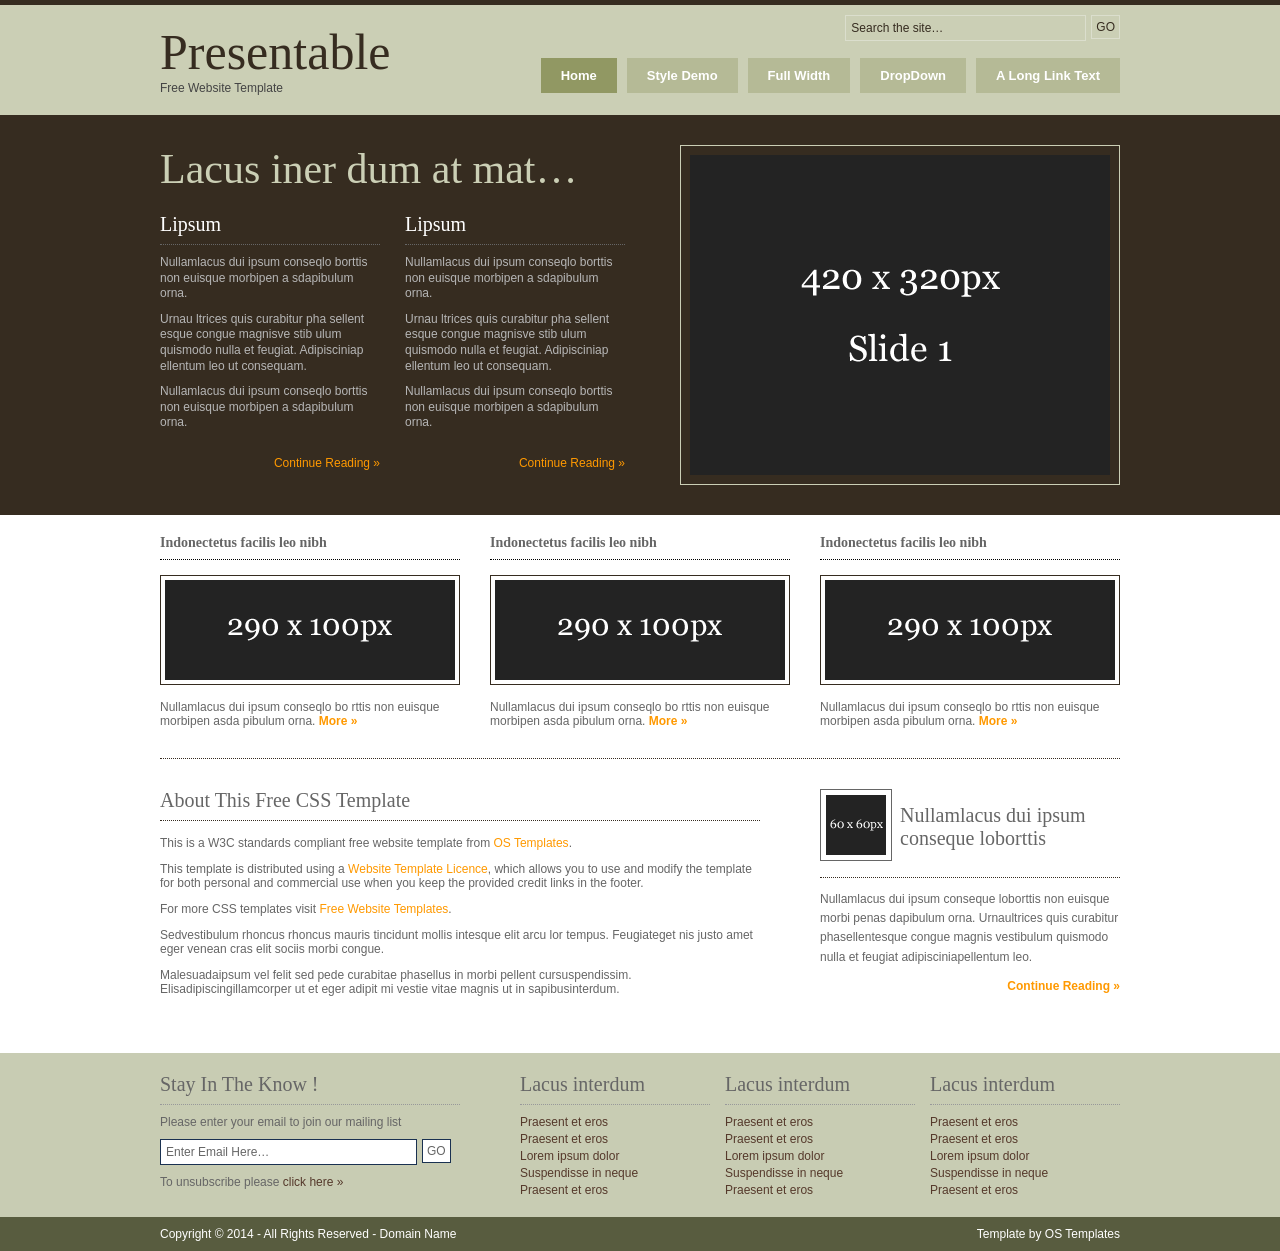
<file: New folder/presentable/index.html>
<!DOCTYPE html PUBLIC "-//W3C//DTD XHTML 1.0 Transitional//EN" "http://www.w3.org/TR/xhtml1/DTD/xhtml1-transitional.dtd">
<!--
Template Name: Presentable
Author: <a href="http://www.os-templates.com/">OS Templates</a>
Author URI: http://www.os-templates.com/
Licence: Free to use under our free template licence terms
Licence URI: http://www.os-templates.com/template-terms
-->
<html xmlns="http://www.w3.org/1999/xhtml">
<head>
<title>Presentable</title>
<meta http-equiv="Content-Type" content="text/html; charset=iso-8859-1" />
<link rel="stylesheet" href="layout/styles/layout.css" type="text/css" />
<script type="text/javascript" src="layout/scripts/jquery.min.js"></script>
<script type="text/javascript" src="layout/scripts/jquery.innerfade.js"></script>
</head>
<body id="top">
<div class="wrapper col1">
  <div id="header">
    <div id="logo">
      <h1><a href="index.html">Presentable</a></h1>
      <p>Free Website Template</p>
    </div>
    <div id="search">
      <form action="#" method="post">
        <fieldset>
          <legend>Site Search</legend>
          <input type="text" value="Search the site&hellip;"  onfocus="this.value=(this.value=='Search the site&hellip;')? '' : this.value ;" />
          <input type="submit" name="go" id="go" value="GO" />
        </fieldset>
      </form>
    </div>
    <div id="topnav">
      <ul>
        <li class="last"><a href="#">A Long Link Text</a></li>
        <li><a href="#">DropDown</a>
          <ul>
            <li><a href="#">Link 1</a></li>
            <li><a href="#">Link 2</a></li>
            <li><a href="#">Link 3</a></li>
          </ul>
        </li>
        <li><a href="pages/full-width.html">Full Width</a></li>
        <li><a href="pages/style-demo.html">Style Demo</a></li>
        <li class="active"><a href="index.html">Home</a></li>
      </ul>
    </div>
    <br class="clear" />
  </div>
</div>
<!-- ####################################################################################################### -->
<div class="wrapper col2">
  <div id="intro">
    <div class="fl_left">
      <h1>Lacus iner dum at mat&hellip;</h1>
      <ul>
        <li>
          <h2>Lipsum</h2>
          <p>Nullamlacus dui ipsum conseqlo borttis non euisque morbipen a sdapibulum orna.</p>
          <p>Urnau ltrices quis curabitur pha sellent esque congue magnisve stib ulum quismodo nulla et feugiat. Adipisciniap ellentum leo ut consequam.</p>
          <p>Nullamlacus dui ipsum conseqlo borttis non euisque morbipen a sdapibulum orna.</p>
          <p class="readmore"><a href="#">Continue Reading &raquo;</a></p>
        </li>
        <li class="last">
          <h2>Lipsum</h2>
          <p>Nullamlacus dui ipsum conseqlo borttis non euisque morbipen a sdapibulum orna.</p>
          <p>Urnau ltrices quis curabitur pha sellent esque congue magnisve stib ulum quismodo nulla et feugiat. Adipisciniap ellentum leo ut consequam.</p>
          <p>Nullamlacus dui ipsum conseqlo borttis non euisque morbipen a sdapibulum orna.</p>
          <p class="readmore"><a href="#">Continue Reading &raquo;</a></p>
        </li>
      </ul>
    </div>
    <div class="fl_right">
      <ul id="rotation">
        <li><a href="#"><img src="images/demo/slide_1.gif" alt="" /></a></li>
        <li><a href="#"><img src="images/demo/slide_2.gif" alt="" /></a></li>
        <li><a href="#"><img src="images/demo/slide_3.gif" alt="" /></a></li>
      </ul>
    </div>
    <br class="clear" />
  </div>
</div>
<!-- ####################################################################################################### -->
<div class="wrapper col3">
  <div id="container">
    <div id="latest">
      <ul>
        <li>
          <h2>Indonectetus facilis leo nibh</h2>
          <p class="imgholder"><img src="images/demo/290x100.gif" alt="" /></p>
          <p>Nullamlacus dui ipsum conseqlo bo rttis non euisque morbipen asda pibulum orna. <a href="#">More &raquo;</a></p>
        </li>
        <li>
          <h2>Indonectetus facilis leo nibh</h2>
          <p class="imgholder"><img src="images/demo/290x100.gif" alt="" /></p>
          <p>Nullamlacus dui ipsum conseqlo bo rttis non euisque morbipen asda pibulum orna. <a href="#">More &raquo;</a></p>
        </li>
        <li class="last">
          <h2>Indonectetus facilis leo nibh</h2>
          <p class="imgholder"><img src="images/demo/290x100.gif" alt="" /></p>
          <p>Nullamlacus dui ipsum conseqlo bo rttis non euisque morbipen asda pibulum orna. <a href="#">More &raquo;</a></p>
        </li>
      </ul>
      <br class="clear" />
    </div>
    <div id="content">
      <h2>About This Free CSS Template</h2>
      <p>This is a W3C standards compliant free website template from <a href="http://www.os-templates.com/">OS Templates</a>.</p>
      <p>This template is distributed using a <a href="http://www.os-templates.com/template-terms">Website Template Licence</a>, which allows you to use and modify the template for both personal and commercial use when you keep the provided credit links in the footer.</p>
      <p>For more CSS templates visit <a href="http://www.os-templates.com/">Free Website Templates</a>.</p>
      <p>Sedvestibulum rhoncus rhoncus mauris tincidunt mollis intesque elit arcu lor tempus. Feugiateget nis justo amet eger venean cras elit sociis morbi congue.</p>
      <p>Malesuadaipsum vel felit sed pede curabitae phasellus in morbi pellent cursuspendissim. Elisadipiscingillamcorper ut et eger adipit mi vestie vitae magnis ut in sapibusinterdum.</p>
    </div>
    <div id="column">
      <div class="holder">
        <h2 class="title"><img src="images/demo/60x60.gif" alt="" />Nullamlacus dui ipsum conseque loborttis</h2>
        <p>Nullamlacus dui ipsum conseque loborttis non euisque morbi penas dapibulum orna. Urnaultrices quis curabitur phasellentesque congue magnis vestibulum quismodo nulla et feugiat adipisciniapellentum leo.</p>
        <p class="readmore"><a href="#">Continue Reading &raquo;</a></p>
      </div>
    </div>
    <div class="clear"></div>
  </div>
</div>
<!-- ####################################################################################################### -->
<div class="wrapper col4">
  <div id="footer">
    <div id="newsletter">
      <h2>Stay In The Know !</h2>
      <p>Please enter your email to join our mailing list</p>
      <form action="#" method="post">
        <fieldset>
          <legend>News Letter</legend>
          <input type="text" value="Enter Email Here&hellip;"  onfocus="this.value=(this.value=='Enter Email Here&hellip;')? '' : this.value ;" />
          <input type="submit" name="news_go" id="news_go" value="GO" />
        </fieldset>
      </form>
      <p>To unsubscribe please <a href="#">click here &raquo;</a></p>
    </div>
    <div class="footbox">
      <h2>Lacus interdum</h2>
      <ul>
        <li><a href="#">Praesent et eros</a></li>
        <li><a href="#">Praesent et eros</a></li>
        <li><a href="#">Lorem ipsum dolor</a></li>
        <li><a href="#">Suspendisse in neque</a></li>
        <li class="last"><a href="#">Praesent et eros</a></li>
      </ul>
    </div>
    <div class="footbox">
      <h2>Lacus interdum</h2>
      <ul>
        <li><a href="#">Praesent et eros</a></li>
        <li><a href="#">Praesent et eros</a></li>
        <li><a href="#">Lorem ipsum dolor</a></li>
        <li><a href="#">Suspendisse in neque</a></li>
        <li class="last"><a href="#">Praesent et eros</a></li>
      </ul>
    </div>
    <div class="footbox">
      <h2>Lacus interdum</h2>
      <ul>
        <li><a href="#">Praesent et eros</a></li>
        <li><a href="#">Praesent et eros</a></li>
        <li><a href="#">Lorem ipsum dolor</a></li>
        <li><a href="#">Suspendisse in neque</a></li>
        <li class="last"><a href="#">Praesent et eros</a></li>
      </ul>
    </div>
    <br class="clear" />
  </div>
</div>
<!-- ####################################################################################################### -->
<div class="wrapper col5">
  <div id="copyright">
    <p class="fl_left">Copyright &copy; 2014 - All Rights Reserved - <a href="#">Domain Name</a></p>
    <p class="fl_right">Template by <a target="_blank" href="http://www.os-templates.com/" title="Free Website Templates">OS Templates</a></p>
    <br class="clear" />
  </div>
</div>
</body>
</html>
</file>
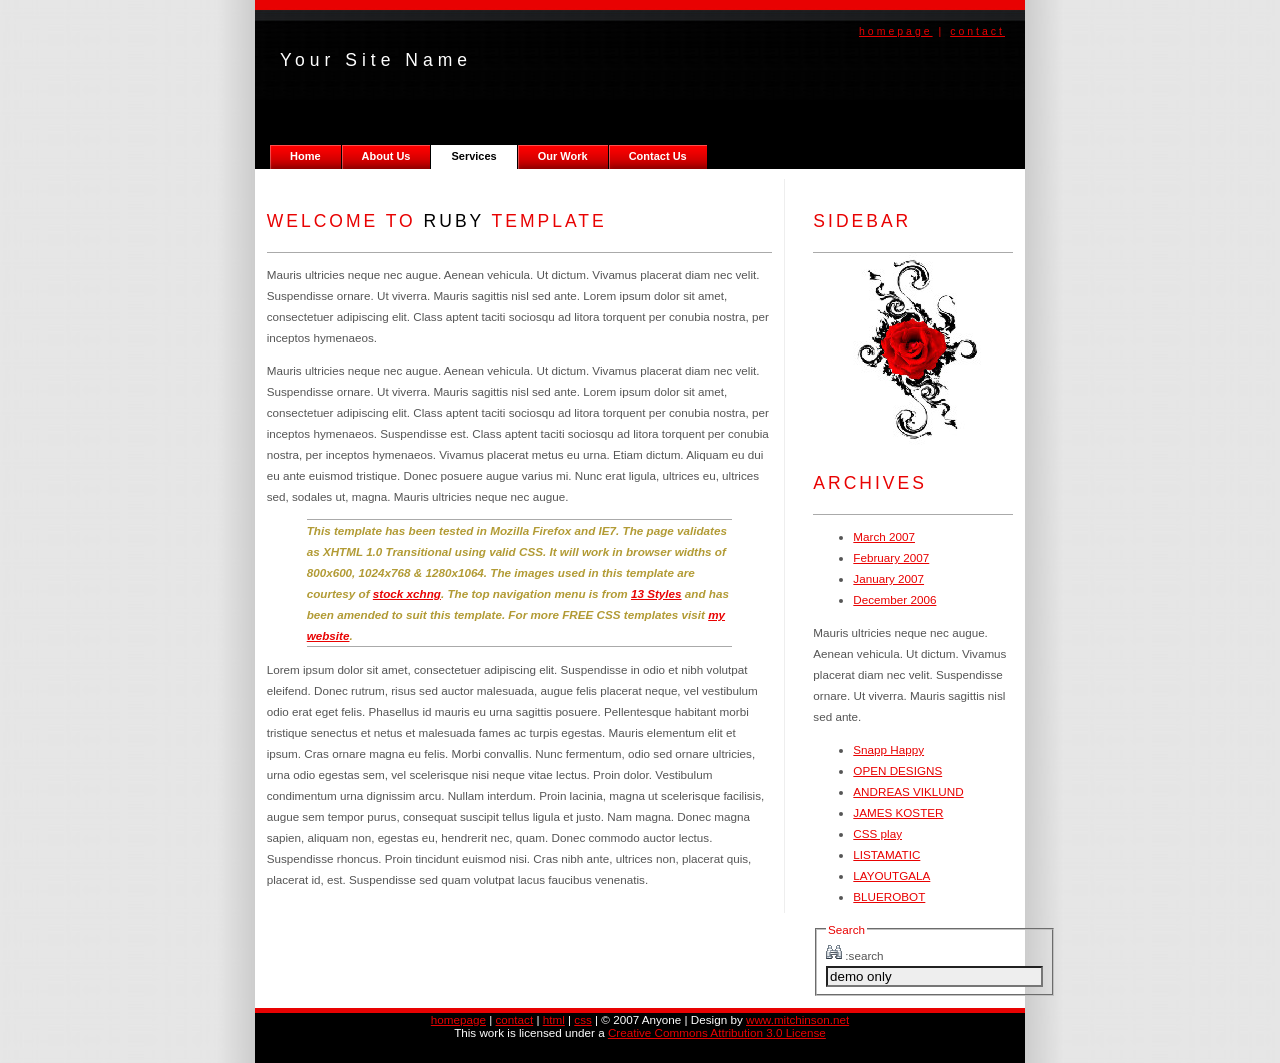
<file: New folder/ruby/index.html>
<!DOCTYPE html PUBLIC "-//W3C//DTD XHTML 1.0 Transitional//EN" "http://www.w3.org/TR/xhtml1/DTD/xhtml1-transitional.dtd">
<html xmlns="http://www.w3.org/1999/xhtml">
<head>
<title>*RUBY*</title>
<link href="style.css" rel="stylesheet" type="text/css" />
<link href="menu.css" rel="stylesheet" type="text/css" />
<meta http-equiv="Content-Type" content="text/html; charset=iso-8859-1" />
</head>
<body>
<div id="wrap">
  <div id="masthead">
    <h1>Your Site Name</h1>
    <h2><a href="#">homepage</a> | <a href="#">contact</a> </h2>
  </div>
  <div id="menucontainer">
    <div id="menu">
      <ul>
        <li><a href="#">Home</a></li>
        <li><a href="#">About Us</a></li>
        <li><a href="#" class="current">Services</a></li>
        <li><a href="#">Our Work</a></li>
        <li><a href="#">Contact Us</a></li>
      </ul>
    </div>
  </div>
  <div id="container">
    <div id="sidebar">
      <h3>Sidebar</h3>
      <img src="images/rose.jpg" alt="" />
      <h3>Archives</h3>
      <ul>
        <li><a href="#">March 2007</a></li>
        <li><a href="#">February 2007</a></li>
        <li><a href="#">January 2007</a></li>
        <li><a href="#">December 2006</a></li>
      </ul>
      <p>Mauris ultricies neque nec augue. Aenean vehicula. Ut dictum. Vivamus placerat diam nec velit. Suspendisse ornare. Ut viverra. Mauris sagittis nisl sed ante.</p>
      <div id="navcontainer">
        <ul>
          <li><a href="#">Snapp Happy</a></li>
          <li><a href="#">OPEN DESIGNS</a></li>
          <li><a href="#">ANDREAS VIKLUND</a></li>
          <li><a href="#">JAMES KOSTER</a></li>
          <li><a href="#">CSS play</a></li>
          <li><a href="#">LISTAMATIC</a></li>
          <li><a href="#">LAYOUTGALA</a></li>
          <li><a href="#">BLUEROBOT</a></li>
        </ul>
      </div>
      <form action="#" method="post">
        <fieldset>
        <legend>Search</legend>
        <div> <span>
          <label for="txtsearch"> <img src="images/search.gif" alt="search" /> :search</label>
          </span> <span>
          <input type="text" value="demo only" name="txtsearch" title="Text input: search" id="txtsearch" size="25" />
          </span> </div>
        </fieldset>
      </form>
    </div>
    <div id="content">
      <h3>Welcome to <span style="color:#000;">Ruby</span> Template</h3>
      <p>Mauris ultricies neque nec augue. Aenean vehicula. Ut dictum. Vivamus placerat diam nec velit. Suspendisse ornare. Ut viverra. Mauris sagittis nisl sed ante. Lorem ipsum dolor sit amet, consectetuer adipiscing elit. Class aptent taciti sociosqu ad litora torquent per conubia nostra, per inceptos hymenaeos. </p>
      <p>Mauris ultricies neque nec augue. Aenean vehicula. Ut dictum. Vivamus placerat diam nec velit. Suspendisse ornare. Ut viverra. Mauris sagittis nisl sed ante. Lorem ipsum dolor sit amet, consectetuer adipiscing elit. Class aptent taciti sociosqu ad litora torquent per conubia nostra, per inceptos hymenaeos. Suspendisse est. Class aptent taciti sociosqu ad litora torquent per conubia nostra, per inceptos hymenaeos. Vivamus placerat metus eu urna. Etiam dictum. Aliquam eu dui eu ante euismod tristique. Donec posuere augue varius mi. Nunc erat ligula, ultrices eu, ultrices sed, sodales ut, magna. Mauris ultricies neque nec augue. </p>
      <blockquote>This template has been tested in Mozilla Firefox and IE7. The page validates as XHTML 1.0 Transitional using valid CSS. It will work in browser widths of 800x600, 1024x768 &amp; 1280x1064. The images used in this template are courtesy of <a href="http://www.sxc.hu/" title="free images">stock xchng</a>. The top navigation menu is from <a href="http://www.13styles.com/" title="free CSS menus">13 Styles</a> and has been amended to suit this template. For more FREE CSS templates visit <a href="http://www.mitchinson.net">my website</a>.</blockquote>
      <p>Lorem ipsum dolor sit amet, consectetuer adipiscing elit. Suspendisse in odio et nibh volutpat eleifend. Donec rutrum, risus sed auctor malesuada, augue felis placerat neque, vel vestibulum odio erat eget felis. Phasellus id mauris eu urna sagittis posuere. Pellentesque habitant morbi tristique senectus et netus et malesuada fames ac turpis egestas. Mauris elementum elit et ipsum. Cras ornare magna eu felis. Morbi convallis. Nunc fermentum, odio sed ornare ultricies, urna odio egestas sem, vel scelerisque nisi neque vitae lectus. Proin dolor. Vestibulum condimentum urna dignissim arcu. Nullam interdum. Proin lacinia, magna ut scelerisque facilisis, augue sem tempor purus, consequat suscipit tellus ligula et justo. Nam magna. Donec magna sapien, aliquam non, egestas eu, hendrerit nec, quam. Donec commodo auctor lectus. Suspendisse rhoncus. Proin tincidunt euismod nisi. Cras nibh ante, ultrices non, placerat quis, placerat id, est. Suspendisse sed quam volutpat lacus faucibus venenatis.</p>
    </div>
  </div>
  <div id="footer"> <a href="#">homepage</a> | <a href="mailto:denise@mitchinson.net">contact</a> | <a href="http://validator.w3.org/check?uri=referer">html</a> | <a href="http://jigsaw.w3.org/css-validator">css</a> | &copy; 2007 Anyone | Design by <a href="http://www.mitchinson.net"> www.mitchinson.net</a><br/>
    This work is licensed under a <a rel="license" href="http://creativecommons.org/licenses/by/3.0/">Creative Commons Attribution 3.0 License</a> </div>
</div>
</body>
</html>
</file>
<file: New folder/aquabusiness/layout/styles/layout.css>
@charset "utf-8";
/*
Template Name: AquaBusiness
Author: <a href="http://www.os-templates.com/">OS Templates</a>
Author URI: http://www.os-templates.com/
Licence: Free to use under our free template licence terms
Licence URI: http://www.os-templates.com/template-terms
File: Layout CSS
*/

@import url("navi.css");
@import url("forms.css");
@import url("tables.css");

html{overflow-y:scroll;}
body{margin:0; padding:0; font-size:12px; font-family:verdana, Arial, Helvetica, sans-serif; color:#FFFFFF; background-color:#1A3151;}

.justify{text-align:justify;}
.bold{font-weight:bold;}
.center{text-align:center;}
.right{text-align:right;}
.nostart{margin:0; padding:0; list-style-type:none;}

.clear{clear:both;}
br.clear{clear:both; margin-top:-15px;}

a{outline:none; text-decoration:none;}

.fl_left, .imgl{float:left;}
.fl_right, .imgr{float:right;}

img{margin:0; padding:0; border:none;}
.imgl, .imgr{border:1px solid #DFDFDF; padding:5px; color:#666666; background-color:#FFFFFF;}
.imgl{margin:0 8px 8px 0; clear:left;}
.imgr{margin:0 0 8px 8px; clear:right;}

/* ----------------------------------------------Wrapper------------------------------------- */

div.wrapper{display:block; width:100%; margin:0; text-align:left;}
div.wrapper h1, div.wrapper h2, div.wrapper h3, div.wrapper h4, div.wrapper h5, div.wrapper h6{margin:0 0 20px 0; padding:0 0 8px 0; font-size:22px; font-weight:normal; font-family:Georgia, "Times New Roman", Times, serif; border-bottom:1px dashed #DDDDDD;}
.col1{color:#FFFFFF; background-color:#003E61;}
.col2{color:#FFFFFF; background-color:#1F7EB6;}
.col3{color:#666666; background-color:#89C7EB; border-bottom:10px solid #333333;}
.col3 a{color:#1C282F; background-color:#89C7EB;}
.col4{color:#333333; background-color:#FFFFFF;}
.col4 a{color:#FF9900; background-color:#FFFFFF;}
.col5{color:#CCCCCC; background-color:#37639A;}
.col5 a{color:#FFFFFF; background-color:#37639A;}
.col6{color:#CCCCCC; background-color:#1A3151;}
.col6 a{color:#FFFFFF; background-color:#1A3151;}

/* ----------------------------------------------Generalise------------------------------------- */

#topbar, #header, #intro, #breadcrumb, #container, #footer, #copyright{display:block; position:relative; width:960px; margin:0 auto;}

/* ----------------------------------------------TopBar------------------------------------- */

#topbar{height:25px; padding:10px 0;}
#topbar ul{margin:0; padding:0; list-style:none;}
#topbar #social{display:block; float:left;}
#topbar #social li{display:inline; margin-right:20px; cursor:pointer;}

/* ----------------------------------------------Header------------------------------------- */

#header{padding:20px 0; z-index:1000; font-family:Georgia, "Times New Roman", Times, serif;}
#header .fl_left{display:block; float:left; width:260px;}
#header h1, #header p{margin:0; padding:0;}
#header h1{margin:0 0 10px 0; font-size:36px; border:none;}
#header h1 a{color:#FFFFFF; background-color:#1F7EB6;}

/* ----------------------------------------------Homepage Intro------------------------------------- */

#intro{padding:30px 0;}
#intro h2{margin:0 0 10px 0; padding:0 0 8px 0; color:#333333; background-color:#89C7EB; border-bottom:1px dotted #333333; text-transform:uppercase;}
#intro ul{margin:0; padding:0; list-style:none;}
#intro li{display:block; float:left; width:225px; margin:0 20px 0 0; padding:0;}
#intro li.last{margin-right:0;}
#intro li p.imgholder{display:block; width:215px; height:125px; margin:0 0 15px 0; padding:4px; color:#000000; background-color:#FFFFFF; border:1px solid #000000;}
#intro p.readmore{display:block; width:100%; margin:0; padding:0; text-align:right;}
#intro p.readmore a{font-weight:bold;}

/* ----------------------------------------------BreadCrumb------------------------------------- */

#breadcrumb{padding:15px 0;}
#breadcrumb ul{margin:0; padding:0; list-style:none;}
#breadcrumb ul li{display:inline;}
#breadcrumb ul li.current a{text-decoration:underline;}

/* ----------------------------------------------Container------------------------------------- */

#container{padding:30px 0;}
#container h2{padding-bottom:8px; border-bottom:1px dotted #666666;}

/* Homepage Services */

#container #services{display:block; width:100%; margin:0 0 25px 0; padding:0 0 30px 0; border-bottom:1px dashed #333333;}

/* Homepage Block */

#services a{color:#003377; background-color:#F6F6F6; border:none;}
#services ul, #services h2, #services p{margin:0; padding:0; list-style:none;}
#services li{display:block; float:left; width:250px; margin:0 30px 0 0; padding:20px 25px; color:#000000; background-color:#F6F6F6;}
#services li.last{margin-right:0;}
#services li p{line-height:1.6em;}
#services li div.imgholder{display:block; width:240px; margin:15px 0; padding:4px; color:#315A8A; background-color:#FFFFFF; border:1px solid #315A8A;}
#services li div.imgholder img{width:240px; border:none; margin:0; padding:0;}
#services li h2{padding-bottom:8px; border-bottom:1px dotted #6BA3A3; color:#000000; background-color:#F6F6F6;}
#services p.more{display:block; width:100%; margin-top:15px; font-weight:bold; text-align:right; line-height:normal;}

/* Content */

#content{display:block; float:left; width:600px;}

/* Comments */

#comments{margin-bottom:40px;}
#comments .commentlist{margin:0; padding:0;}
#comments .commentlist ul{margin:0; padding:0; list-style:none;}
#comments .commentlist li.comment_odd, #comments .commentlist li.comment_even{margin:0 0 10px 0; padding:15px; list-style:none;}
#comments .commentlist li.comment_odd{color:#666666; background-color:#F7F7F7;}
#comments .commentlist li.comment_odd a{color:#3E7060; background-color:#F7F7F7;}
#comments .commentlist li.comment_even{color:#666666; background-color:#E8E8E8;}
#comments .commentlist li.comment_even a{color:#3E7060; background-color:#E8E8E8;}
#comments .commentlist .author .name{font-weight:bold;}
#comments .commentlist .submitdate{font-size:smaller;}
#comments .commentlist p{margin:10px 5px 10px 0; padding:0; font-weight:normal; text-transform:none;}
#comments .commentlist li .avatar{float:right; border:1px solid #EEEEEE; margin:0 0 0 10px;}

/* ----------------------------------------------Column------------------------------------- */

#column{display:block; float:right; width:300px;}
#column .flickrbox, #column .holder{display:block; width:300px; margin-bottom:20px;}
.flickrbox ul{margin:0; padding:0; list-style:none;}
.flickrbox li{display:block; float:left; width:80px; height:80px; margin:0 15px 15px 0; padding:4px; color:#402720; background-color:#FFFFFF; border:1px solid #402720;}
.flickrbox li.last{margin-right:0;}
#column .holder p{line-height:1.6em;}
#column h2{font-size:20px;}
#column .holder h2.title{display:block; width:100%; height:65px; margin:0; padding:15px 0 0 0; font-size:20px; line-height:normal; border-bottom:1px dashed #666666;}
#column .holder h2.title img{float:left; margin:-15px 8px 0 0; padding:5px; color:#402720; background-color:#FFFFFF; border:1px solid #402720;}
#column .holder p.readmore{display:block; width:100%; font-weight:bold; text-align:right; line-height:normal;}
#column div.imgholder{display:block; width:290px; margin:0 0 10px 0; padding:4px; color:#402720; background-color:#FFFFFF; border:1px solid #402720;}

/* ----------------------------------------------Footer------------------------------------- */

#footer{padding:20px 0;}
#footer h2{font-size:18px; font-weight:normal; padding-bottom:8px; border-bottom:1px dotted #CCCCCC;}
#footer p, #footer ul, #footer a{margin:0; padding:0; font-weight:normal; list-style:none; line-height:normal;}
#footer li{margin-bottom:10px;}
#footer li.last{margin:0;}
#footer address{font-style:normal; line-height:1.5em; margin-bottom:3px;}
#footer .footbox{display:block; float:left; width:300px; margin:0 30px 0 0; padding:0;}
#footer .last{margin-right:0;}

/* ----------------------------------------------Copyright------------------------------------- */

#copyright{padding:15px 0;}
#copyright p{margin:0; padding:0;}
</file>
<file: New folder/fleur-2/style.css>
body {
margin : 0;
padding : 0;
font : 73% verdana, arial, "Trebuchet MS", tahoma, sans-serif;
line-height : 1.7em;
color : #666;
background : #457c05;
}
#container {
width : 720px;
margin-left : auto;
margin-right : auto;
padding : 0;
border : 10px solid #fff;
color : #666;
background : #fff;
}
			/*TOP NAV*/
#navlist {
padding : 0;
margin : 0 0 20px 0;
text-align : left;
letter-spacing : 3px;
background : #7dce27;
}
#navlist li {
list-style : none;
margin : 0;
display : inline;
}
#navlist li a {
padding : 3px 0.5em;
margin-left : 2px;
border : 0 solid #eee;
color : #000;
background : #7dce27;
text-decoration : none;
}
#navlist li a:link {
color : #000;
background-color : #7dce27;
}
#navlist li a:visited {
color : #000;
background : #7dce27;
}
#navlist li a:hover {
color : #fff;
background : #741e37;
}
#navlist li a#current {
color : #fff;
background : #741e37;
}
			/*BANNER*/
#banner {
height : 142px;
padding : 0;
margin : 0;
color : #666;
background : #7dce27 url(img/fleur_banner.jpg) no-repeat;
}
#banner h1 {
padding : 5px;
font-size : 175%;
text-align : right;
letter-spacing : 5px;
color : #fff;
background : inherit;
}
			/*MAIN CONTENT*/
#content {
padding : 5px;
margin-left : 172px;
margin-bottom : 0;
}
			/*SIDEBAR*/
#sidebar {
float : left;
width : 160px;
margin : 0 10px 0 0;
padding : 5px;
border-right : 1px dashed #eee;
}
#sidebar a {
color : #333;
background-color : inherit;
}
#sidebar a:hover {
color : #457c05;
background-color : inherit;
}
			/*FOOTER*/
#footer {
clear : both;
padding : 3px;
margin : 0 0 0 0;
text-align : left;
border-top : 1px solid #7dce27;
color : #999;
background-color : #fff;
}
			/*TYPOGRAPHY*/
h2 {
margin : 0 0 20px 0;
padding : 5px;
text-transform : uppercase;
font-size : 110%;
letter-spacing : 3px;
border-bottom : 1px dashed #eee;
color : #741e37;
background : inherit;
}
			/*LINKS*/
a {
text-decoration : none;
color : #741e37;
background : #fff;
}
a:hover {
text-decoration : none;
color : #333;
background : #fff;
}
a img {
border : 0;
}
.navlist ul li {
margin : 0 15px 0 0;
padding : 0;
list-style-type : square;
color : #457c05;
background : inherit;
}
			/*CLASSES*/
.border {
margin : 3px;
padding : 5px;
border: 1px solid #aaa;
}
.info {
padding : 10px;
font-size : 130%;
color : #333;
background : inherit;
}
			/*ROUNDED CORNERS*/
.rbroundbox {
background : url(img/nt2.gif) repeat;
}
.rbtop div {
background : url(img/tl2.gif) no-repeat top left;
}
.rbtop {
background : url(img/tr2.gif) no-repeat top right;
}
.rbbot div {
background : url(img/bl2.gif) no-repeat bottom left;
}
.rbbot {
background : url(img/br2.gif) no-repeat bottom right;
}
.rbtop div, .rbtop, .rbbot div, .rbbot {
height : 10px;
font-size : 1px;
}
.rbcontent {
margin : 0 7px;
}
.rbroundbox {
width : 98%;
margin : 0.5em auto;
}
blockquote {
font-weight : bold;
font-style : italic;
color : #b29b35;
}
</file>
<file: New folder/magazine/css/icomoon.css>
@font-face {
    font-family: 'icomoon';
    src:    url('../fonts/icomoon/icomoon.eot?85cwyn');
    src:    url('../fonts/icomoon/icomoon.eot?85cwyn#iefix') format('embedded-opentype'),
        url('../fonts/icomoon/icomoon.ttf?85cwyn') format('truetype'),
        url('../fonts/icomoon/icomoon.woff?85cwyn') format('woff'),
        url('../fonts/icomoon/icomoon.svg?85cwyn#icomoon') format('svg');
    font-weight: normal;
    font-style: normal;
}

[class^="icon-"], [class*=" icon-"] {
    /* use !important to prevent issues with browser extensions that change fonts */
    font-family: 'icomoon' !important;
    speak: none;
    font-style: normal;
    font-weight: normal;
    font-variant: normal;
    text-transform: none;
    line-height: 1;

    /* Better Font Rendering =========== */
    -webkit-font-smoothing: antialiased;
    -moz-osx-font-smoothing: grayscale;
}

.icon-add-to-list:before {
    content: "\e900";
}
.icon-classic-computer:before {
    content: "\e901";
}
.icon-controller-fast-backward:before {
    content: "\e902";
}
.icon-creative-commons-attribution:before {
    content: "\e903";
}
.icon-creative-commons-noderivs:before {
    content: "\e904";
}
.icon-creative-commons-noncommercial-eu:before {
    content: "\e905";
}
.icon-creative-commons-noncommercial-us:before {
    content: "\e906";
}
.icon-creative-commons-public-domain:before {
    content: "\e907";
}
.icon-creative-commons-remix:before {
    content: "\e908";
}
.icon-creative-commons-share:before {
    content: "\e909";
}
.icon-creative-commons-sharealike:before {
    content: "\e90a";
}
.icon-creative-commons:before {
    content: "\e90b";
}
.icon-document-landscape:before {
    content: "\e90c";
}
.icon-remove-user:before {
    content: "\e90d";
}
.icon-warning:before {
    content: "\e90e";
}
.icon-arrow-bold-down:before {
    content: "\e90f";
}
.icon-arrow-bold-left:before {
    content: "\e910";
}
.icon-arrow-bold-right:before {
    content: "\e911";
}
.icon-arrow-bold-up:before {
    content: "\e912";
}
.icon-arrow-down:before {
    content: "\e913";
}
.icon-arrow-left:before {
    content: "\e914";
}
.icon-arrow-long-down:before {
    content: "\e915";
}
.icon-arrow-long-left:before {
    content: "\e916";
}
.icon-arrow-long-right:before {
    content: "\e917";
}
.icon-arrow-long-up:before {
    content: "\e918";
}
.icon-arrow-right:before {
    content: "\e919";
}
.icon-arrow-up:before {
    content: "\e91a";
}
.icon-arrow-with-circle-down:before {
    content: "\e91b";
}
.icon-arrow-with-circle-left:before {
    content: "\e91c";
}
.icon-arrow-with-circle-right:before {
    content: "\e91d";
}
.icon-arrow-with-circle-up:before {
    content: "\e91e";
}
.icon-bookmark:before {
    content: "\e91f";
}
.icon-bookmarks:before {
    content: "\e920";
}
.icon-chevron-down:before {
    content: "\e921";
}
.icon-chevron-left:before {
    content: "\e922";
}
.icon-chevron-right:before {
    content: "\e923";
}
.icon-chevron-small-down:before {
    content: "\e924";
}
.icon-chevron-small-left:before {
    content: "\e925";
}
.icon-chevron-small-right:before {
    content: "\e926";
}
.icon-chevron-small-up:before {
    content: "\e927";
}
.icon-chevron-thin-down:before {
    content: "\e928";
}
.icon-chevron-thin-left:before {
    content: "\e929";
}
.icon-chevron-thin-right:before {
    content: "\e92a";
}
.icon-chevron-thin-up:before {
    content: "\e92b";
}
.icon-chevron-up:before {
    content: "\e92c";
}
.icon-chevron-with-circle-down:before {
    content: "\e92d";
}
.icon-chevron-with-circle-left:before {
    content: "\e92e";
}
.icon-chevron-with-circle-right:before {
    content: "\e92f";
}
.icon-chevron-with-circle-up:before {
    content: "\e930";
}
.icon-cloud:before {
    content: "\e931";
}
.icon-controller-fast-forward:before {
    content: "\e932";
}
.icon-controller-jump-to-start:before {
    content: "\e933";
}
.icon-controller-next:before {
    content: "\e934";
}
.icon-controller-paus:before {
    content: "\e935";
}
.icon-controller-play:before {
    content: "\e936";
}
.icon-controller-record:before {
    content: "\e937";
}
.icon-controller-stop:before {
    content: "\e938";
}
.icon-controller-volume:before {
    content: "\e939";
}
.icon-dot-single:before {
    content: "\e93a";
}
.icon-dots-three-horizontal:before {
    content: "\e93b";
}
.icon-dots-three-vertical:before {
    content: "\e93c";
}
.icon-dots-two-horizontal:before {
    content: "\e93d";
}
.icon-dots-two-vertical:before {
    content: "\e93e";
}
.icon-download:before {
    content: "\e93f";
}
.icon-emoji-flirt:before {
    content: "\e940";
}
.icon-flow-branch:before {
    content: "\e941";
}
.icon-flow-cascade:before {
    content: "\e942";
}
.icon-flow-line:before {
    content: "\e943";
}
.icon-flow-parallel:before {
    content: "\e944";
}
.icon-flow-tree:before {
    content: "\e945";
}
.icon-install:before {
    content: "\e946";
}
.icon-layers:before {
    content: "\e947";
}
.icon-open-book:before {
    content: "\e948";
}
.icon-resize-100:before {
    content: "\e949";
}
.icon-resize-full-screen:before {
    content: "\e94a";
}
.icon-save:before {
    content: "\e94b";
}
.icon-select-arrows:before {
    content: "\e94c";
}
.icon-sound-mute:before {
    content: "\e94d";
}
.icon-sound:before {
    content: "\e94e";
}
.icon-trash:before {
    content: "\e94f";
}
.icon-triangle-down:before {
    content: "\e950";
}
.icon-triangle-left:before {
    content: "\e951";
}
.icon-triangle-right:before {
    content: "\e952";
}
.icon-triangle-up:before {
    content: "\e953";
}
.icon-uninstall:before {
    content: "\e954";
}
.icon-upload-to-cloud:before {
    content: "\e955";
}
.icon-upload:before {
    content: "\e956";
}
.icon-add-user:before {
    content: "\e957";
}
.icon-address:before {
    content: "\e958";
}
.icon-adjust:before {
    content: "\e959";
}
.icon-air:before {
    content: "\e95a";
}
.icon-aircraft-landing:before {
    content: "\e95b";
}
.icon-aircraft-take-off:before {
    content: "\e95c";
}
.icon-aircraft:before {
    content: "\e95d";
}
.icon-align-bottom:before {
    content: "\e95e";
}
.icon-align-horizontal-middle:before {
    content: "\e95f";
}
.icon-align-left:before {
    content: "\e960";
}
.icon-align-right:before {
    content: "\e961";
}
.icon-align-top:before {
    content: "\e962";
}
.icon-align-vertical-middle:before {
    content: "\e963";
}
.icon-archive:before {
    content: "\e964";
}
.icon-area-graph:before {
    content: "\e965";
}
.icon-attachment:before {
    content: "\e966";
}
.icon-awareness-ribbon:before {
    content: "\e967";
}
.icon-back-in-time:before {
    content: "\e968";
}
.icon-back:before {
    content: "\e969";
}
.icon-bar-graph:before {
    content: "\e96a";
}
.icon-battery:before {
    content: "\e96b";
}
.icon-beamed-note:before {
    content: "\e96c";
}
.icon-bell:before {
    content: "\e96d";
}
.icon-blackboard:before {
    content: "\e96e";
}
.icon-block:before {
    content: "\e96f";
}
.icon-book:before {
    content: "\e970";
}
.icon-bowl:before {
    content: "\e971";
}
.icon-box:before {
    content: "\e972";
}
.icon-briefcase:before {
    content: "\e973";
}
.icon-browser:before {
    content: "\e974";
}
.icon-brush:before {
    content: "\e975";
}
.icon-bucket:before {
    content: "\e976";
}
.icon-cake:before {
    content: "\e977";
}
.icon-calculator:before {
    content: "\e978";
}
.icon-calendar:before {
    content: "\e979";
}
.icon-camera:before {
    content: "\e97a";
}
.icon-ccw:before {
    content: "\e97b";
}
.icon-chat:before {
    content: "\e97c";
}
.icon-check:before {
    content: "\e97d";
}
.icon-circle-with-cross:before {
    content: "\e97e";
}
.icon-circle-with-minus:before {
    content: "\e97f";
}
.icon-circle-with-plus:before {
    content: "\e980";
}
.icon-circle:before {
    content: "\e981";
}
.icon-circular-graph:before {
    content: "\e982";
}
.icon-clapperboard:before {
    content: "\e983";
}
.icon-clipboard:before {
    content: "\e984";
}
.icon-clock:before {
    content: "\e985";
}
.icon-code:before {
    content: "\e986";
}
.icon-cog:before {
    content: "\e987";
}
.icon-colours:before {
    content: "\e988";
}
.icon-compass:before {
    content: "\e989";
}
.icon-copy:before {
    content: "\e98a";
}
.icon-credit-card:before {
    content: "\e98b";
}
.icon-credit:before {
    content: "\e98c";
}
.icon-cross:before {
    content: "\e98d";
}
.icon-cup:before {
    content: "\e98e";
}
.icon-cw:before {
    content: "\e98f";
}
.icon-cycle:before {
    content: "\e990";
}
.icon-database:before {
    content: "\e991";
}
.icon-dial-pad:before {
    content: "\e992";
}
.icon-direction:before {
    content: "\e993";
}
.icon-document:before {
    content: "\e994";
}
.icon-documents:before {
    content: "\e995";
}
.icon-drink:before {
    content: "\e996";
}
.icon-drive:before {
    content: "\e997";
}
.icon-drop:before {
    content: "\e998";
}
.icon-edit:before {
    content: "\e999";
}
.icon-email:before {
    content: "\e99a";
}
.icon-emoji-happy:before {
    content: "\e99b";
}
.icon-emoji-neutral:before {
    content: "\e99c";
}
.icon-emoji-sad:before {
    content: "\e99d";
}
.icon-erase:before {
    content: "\e99e";
}
.icon-eraser:before {
    content: "\e99f";
}
.icon-export:before {
    content: "\e9a0";
}
.icon-eye:before {
    content: "\e9a1";
}
.icon-feather:before {
    content: "\e9a2";
}
.icon-flag:before {
    content: "\e9a3";
}
.icon-flash:before {
    content: "\e9a4";
}
.icon-flashlight:before {
    content: "\e9a5";
}
.icon-flat-brush:before {
    content: "\e9a6";
}
.icon-folder-images:before {
    content: "\e9a7";
}
.icon-folder-music:before {
    content: "\e9a8";
}
.icon-folder-video:before {
    content: "\e9a9";
}
.icon-folder:before {
    content: "\e9aa";
}
.icon-forward:before {
    content: "\e9ab";
}
.icon-funnel:before {
    content: "\e9ac";
}
.icon-game-controller:before {
    content: "\e9ad";
}
.icon-gauge:before {
    content: "\e9ae";
}
.icon-globe:before {
    content: "\e9af";
}
.icon-graduation-cap:before {
    content: "\e9b0";
}
.icon-grid:before {
    content: "\e9b1";
}
.icon-hair-cross:before {
    content: "\e9b2";
}
.icon-hand:before {
    content: "\e9b3";
}
.icon-heart-outlined:before {
    content: "\e9b4";
}
.icon-heart:before {
    content: "\e9b5";
}
.icon-help-with-circle:before {
    content: "\e9b6";
}
.icon-help:before {
    content: "\e9b7";
}
.icon-home:before {
    content: "\e9b8";
}
.icon-hour-glass:before {
    content: "\e9b9";
}
.icon-image-inverted:before {
    content: "\e9ba";
}
.icon-image:before {
    content: "\e9bb";
}
.icon-images:before {
    content: "\e9bc";
}
.icon-inbox:before {
    content: "\e9bd";
}
.icon-infinity:before {
    content: "\e9be";
}
.icon-info-with-circle:before {
    content: "\e9bf";
}
.icon-info:before {
    content: "\e9c0";
}
.icon-key:before {
    content: "\e9c1";
}
.icon-keyboard:before {
    content: "\e9c2";
}
.icon-lab-flask:before {
    content: "\e9c3";
}
.icon-landline:before {
    content: "\e9c4";
}
.icon-language:before {
    content: "\e9c5";
}
.icon-laptop:before {
    content: "\e9c6";
}
.icon-leaf:before {
    content: "\e9c7";
}
.icon-level-down:before {
    content: "\e9c8";
}
.icon-level-up:before {
    content: "\e9c9";
}
.icon-lifebuoy:before {
    content: "\e9ca";
}
.icon-light-bulb:before {
    content: "\e9cb";
}
.icon-light-down:before {
    content: "\e9cc";
}
.icon-light-up:before {
    content: "\e9cd";
}
.icon-line-graph:before {
    content: "\e9ce";
}
.icon-link:before {
    content: "\e9cf";
}
.icon-list:before {
    content: "\e9d0";
}
.icon-location-pin:before {
    content: "\e9d1";
}
.icon-location:before {
    content: "\e9d2";
}
.icon-lock-open:before {
    content: "\e9d3";
}
.icon-lock:before {
    content: "\e9d4";
}
.icon-log-out:before {
    content: "\e9d5";
}
.icon-login:before {
    content: "\e9d6";
}
.icon-loop:before {
    content: "\e9d7";
}
.icon-magnet:before {
    content: "\e9d8";
}
.icon-magnifying-glass:before {
    content: "\e9d9";
}
.icon-mail:before {
    content: "\e9da";
}
.icon-man:before {
    content: "\e9db";
}
.icon-map:before {
    content: "\e9dc";
}
.icon-mask:before {
    content: "\e9dd";
}
.icon-medal:before {
    content: "\e9de";
}
.icon-megaphone:before {
    content: "\e9df";
}
.icon-menu:before {
    content: "\e9e0";
}
.icon-message:before {
    content: "\e9e1";
}
.icon-mic:before {
    content: "\e9e2";
}
.icon-minus:before {
    content: "\e9e3";
}
.icon-mobile:before {
    content: "\e9e4";
}
.icon-modern-mic:before {
    content: "\e9e5";
}
.icon-moon:before {
    content: "\e9e6";
}
.icon-mouse:before {
    content: "\e9e7";
}
.icon-music:before {
    content: "\e9e8";
}
.icon-network:before {
    content: "\e9e9";
}
.icon-new-message:before {
    content: "\e9ea";
}
.icon-new:before {
    content: "\e9eb";
}
.icon-news:before {
    content: "\e9ec";
}
.icon-note:before {
    content: "\e9ed";
}
.icon-notification:before {
    content: "\e9ee";
}
.icon-old-mobile:before {
    content: "\e9ef";
}
.icon-old-phone:before {
    content: "\e9f0";
}
.icon-palette:before {
    content: "\e9f1";
}
.icon-paper-plane:before {
    content: "\e9f2";
}
.icon-pencil:before {
    content: "\e9f3";
}
.icon-phone:before {
    content: "\e9f4";
}
.icon-pie-chart:before {
    content: "\e9f5";
}
.icon-pin:before {
    content: "\e9f6";
}
.icon-plus:before {
    content: "\e9f7";
}
.icon-popup:before {
    content: "\e9f8";
}
.icon-power-plug:before {
    content: "\e9f9";
}
.icon-price-ribbon:before {
    content: "\e9fa";
}
.icon-price-tag:before {
    content: "\e9fb";
}
.icon-print:before {
    content: "\e9fc";
}
.icon-progress-empty:before {
    content: "\e9fd";
}
.icon-progress-full:before {
    content: "\e9fe";
}
.icon-progress-one:before {
    content: "\e9ff";
}
.icon-progress-two:before {
    content: "\ea00";
}
.icon-publish:before {
    content: "\ea01";
}
.icon-quote:before {
    content: "\ea02";
}
.icon-radio:before {
    content: "\ea03";
}
.icon-reply-all:before {
    content: "\ea04";
}
.icon-reply:before {
    content: "\ea05";
}
.icon-retweet:before {
    content: "\ea06";
}
.icon-rocket:before {
    content: "\ea07";
}
.icon-round-brush:before {
    content: "\ea08";
}
.icon-rss:before {
    content: "\ea09";
}
.icon-ruler:before {
    content: "\ea0a";
}
.icon-scissors:before {
    content: "\ea0b";
}
.icon-share-alternitive:before {
    content: "\ea0c";
}
.icon-share:before {
    content: "\ea0d";
}
.icon-shareable:before {
    content: "\ea0e";
}
.icon-shield:before {
    content: "\ea0f";
}
.icon-shop:before {
    content: "\ea10";
}
.icon-shopping-bag:before {
    content: "\ea11";
}
.icon-shopping-basket:before {
    content: "\ea12";
}
.icon-shopping-cart:before {
    content: "\ea13";
}
.icon-shuffle:before {
    content: "\ea14";
}
.icon-signal:before {
    content: "\ea15";
}
.icon-sound-mix:before {
    content: "\ea16";
}
.icon-sports-club:before {
    content: "\ea17";
}
.icon-spreadsheet:before {
    content: "\ea18";
}
.icon-squared-cross:before {
    content: "\ea19";
}
.icon-squared-minus:before {
    content: "\ea1a";
}
.icon-squared-plus:before {
    content: "\ea1b";
}
.icon-star-outlined:before {
    content: "\ea1c";
}
.icon-star:before {
    content: "\ea1d";
}
.icon-stopwatch:before {
    content: "\ea1e";
}
.icon-suitcase:before {
    content: "\ea1f";
}
.icon-swap:before {
    content: "\ea20";
}
.icon-sweden:before {
    content: "\ea21";
}
.icon-switch:before {
    content: "\ea22";
}
.icon-tablet:before {
    content: "\ea23";
}
.icon-tag:before {
    content: "\ea24";
}
.icon-text-document-inverted:before {
    content: "\ea25";
}
.icon-text-document:before {
    content: "\ea26";
}
.icon-text:before {
    content: "\ea27";
}
.icon-thermometer:before {
    content: "\ea28";
}
.icon-thumbs-down:before {
    content: "\ea29";
}
.icon-thumbs-up:before {
    content: "\ea2a";
}
.icon-thunder-cloud:before {
    content: "\ea2b";
}
.icon-ticket:before {
    content: "\ea2c";
}
.icon-time-slot:before {
    content: "\ea2d";
}
.icon-tools:before {
    content: "\ea2e";
}
.icon-traffic-cone:before {
    content: "\ea2f";
}
.icon-tree:before {
    content: "\ea30";
}
.icon-trophy:before {
    content: "\ea31";
}
.icon-tv:before {
    content: "\ea32";
}
.icon-typing:before {
    content: "\ea33";
}
.icon-unread:before {
    content: "\ea34";
}
.icon-untag:before {
    content: "\ea35";
}
.icon-user:before {
    content: "\ea36";
}
.icon-users:before {
    content: "\ea37";
}
.icon-v-card:before {
    content: "\ea38";
}
.icon-video:before {
    content: "\ea39";
}
.icon-vinyl:before {
    content: "\ea3a";
}
.icon-voicemail:before {
    content: "\ea3b";
}
.icon-wallet:before {
    content: "\ea3c";
}
.icon-water:before {
    content: "\ea3d";
}
.icon-px-with-circle:before {
    content: "\ea3e";
}
.icon-px:before {
    content: "\ea3f";
}
.icon-basecamp:before {
    content: "\ea40";
}
.icon-behance:before {
    content: "\ea41";
}
.icon-creative-cloud:before {
    content: "\ea42";
}
.icon-dropbox:before {
    content: "\ea43";
}
.icon-evernote:before {
    content: "\ea44";
}
.icon-flattr:before {
    content: "\ea45";
}
.icon-foursquare:before {
    content: "\ea46";
}
.icon-google-drive:before {
    content: "\ea47";
}
.icon-google-hangouts:before {
    content: "\ea48";
}
.icon-grooveshark:before {
    content: "\ea49";
}
.icon-icloud:before {
    content: "\ea4a";
}
.icon-mixi:before {
    content: "\ea4b";
}
.icon-onedrive:before {
    content: "\ea4c";
}
.icon-paypal:before {
    content: "\ea4d";
}
.icon-picasa:before {
    content: "\ea4e";
}
.icon-qq:before {
    content: "\ea4f";
}
.icon-rdio-with-circle:before {
    content: "\ea50";
}
.icon-renren:before {
    content: "\ea51";
}
.icon-scribd:before {
    content: "\ea52";
}
.icon-sina-weibo:before {
    content: "\ea53";
}
.icon-skype-with-circle:before {
    content: "\ea54";
}
.icon-skype:before {
    content: "\ea55";
}
.icon-slideshare:before {
    content: "\ea56";
}
.icon-smashing:before {
    content: "\ea57";
}
.icon-soundcloud:before {
    content: "\ea58";
}
.icon-spotify-with-circle:before {
    content: "\ea59";
}
.icon-spotify:before {
    content: "\ea5a";
}
.icon-swarm:before {
    content: "\ea5b";
}
.icon-vine-with-circle:before {
    content: "\ea5c";
}
.icon-vine:before {
    content: "\ea5d";
}
.icon-vk-alternitive:before {
    content: "\ea5e";
}
.icon-vk-with-circle:before {
    content: "\ea5f";
}
.icon-vk:before {
    content: "\ea60";
}
.icon-xing-with-circle:before {
    content: "\ea61";
}
.icon-xing:before {
    content: "\ea62";
}
.icon-yelp:before {
    content: "\ea63";
}
.icon-dribbble-with-circle:before {
    content: "\ea64";
}
.icon-dribbble:before {
    content: "\ea65";
}
.icon-facebook-with-circle:before {
    content: "\ea66";
}
.icon-facebook:before {
    content: "\ea67";
}
.icon-flickr-with-circle:before {
    content: "\ea68";
}
.icon-flickr:before {
    content: "\ea69";
}
.icon-github-with-circle:before {
    content: "\ea6a";
}
.icon-github:before {
    content: "\ea6b";
}
.icon-google-with-circle:before {
    content: "\ea6c";
}
.icon-google:before {
    content: "\ea6d";
}
.icon-instagram-with-circle:before {
    content: "\ea6e";
}
.icon-instagram:before {
    content: "\ea6f";
}
.icon-lastfm-with-circle:before {
    content: "\ea70";
}
.icon-lastfm:before {
    content: "\ea71";
}
.icon-linkedin-with-circle:before {
    content: "\ea72";
}
.icon-linkedin:before {
    content: "\ea73";
}
.icon-pinterest-with-circle:before {
    content: "\ea74";
}
.icon-pinterest:before {
    content: "\ea75";
}
.icon-rdio:before {
    content: "\ea76";
}
.icon-stumbleupon-with-circle:before {
    content: "\ea77";
}
.icon-stumbleupon:before {
    content: "\ea78";
}
.icon-tumblr-with-circle:before {
    content: "\ea79";
}
.icon-tumblr:before {
    content: "\ea7a";
}
.icon-twitter-with-circle:before {
    content: "\ea7b";
}
.icon-twitter:before {
    content: "\ea7c";
}
.icon-vimeo-with-circle:before {
    content: "\ea7d";
}
.icon-vimeo:before {
    content: "\ea7e";
}
.icon-youtube-with-circle:before {
    content: "\ea7f";
}
.icon-youtube:before {
    content: "\ea80";
}
.icon-eye3:before {
    content: "\e000";
}
.icon-paper-clip:before {
    content: "\e001";
}
.icon-mail2:before {
    content: "\e002";
}
.icon-toggle:before {
    content: "\e003";
}
.icon-layout:before {
    content: "\e004";
}
.icon-link2:before {
    content: "\e005";
}
.icon-bell3:before {
    content: "\e006";
}
.icon-lock2:before {
    content: "\e007";
}
.icon-unlock:before {
    content: "\e008";
}
.icon-ribbon:before {
    content: "\e009";
}
.icon-image3:before {
    content: "\e010";
}
.icon-signal2:before {
    content: "\e011";
}
.icon-target2:before {
    content: "\e012";
}
.icon-clipboard2:before {
    content: "\e013";
}
.icon-clock3:before {
    content: "\e014";
}
.icon-watch:before {
    content: "\e015";
}
.icon-air-play:before {
    content: "\e016";
}
.icon-camera3:before {
    content: "\e017";
}
.icon-video2:before {
    content: "\e018";
}
.icon-disc:before {
    content: "\e019";
}
.icon-printer2:before {
    content: "\e020";
}
.icon-monitor2:before {
    content: "\e021";
}
.icon-server:before {
    content: "\e022";
}
.icon-cog3:before {
    content: "\e023";
}
.icon-heart3:before {
    content: "\e024";
}
.icon-paragraph:before {
    content: "\e025";
}
.icon-align-justify:before {
    content: "\e026";
}
.icon-align-left2:before {
    content: "\e027";
}
.icon-align-center:before {
    content: "\e028";
}
.icon-align-right2:before {
    content: "\e029";
}
.icon-book3:before {
    content: "\e030";
}
.icon-layers2:before {
    content: "\e031";
}
.icon-stack:before {
    content: "\e032";
}
.icon-stack-2:before {
    content: "\e033";
}
.icon-paper:before {
    content: "\e034";
}
.icon-paper-stack:before {
    content: "\e035";
}
.icon-search2:before {
    content: "\e036";
}
.icon-zoom-in:before {
    content: "\e037";
}
.icon-zoom-out:before {
    content: "\e038";
}
.icon-reply3:before {
    content: "\e039";
}
.icon-circle-plus:before {
    content: "\e040";
}
.icon-circle-minus:before {
    content: "\e041";
}
.icon-circle-check:before {
    content: "\e042";
}
.icon-circle-cross:before {
    content: "\e043";
}
.icon-square-plus:before {
    content: "\e044";
}
.icon-square-minus:before {
    content: "\e045";
}
.icon-square-check:before {
    content: "\e046";
}
.icon-square-cross:before {
    content: "\e047";
}
.icon-microphone2:before {
    content: "\e048";
}
.icon-record:before {
    content: "\e049";
}
.icon-skip-back:before {
    content: "\e050";
}
.icon-rewind:before {
    content: "\e051";
}
.icon-play2:before {
    content: "\e052";
}
.icon-pause:before {
    content: "\e053";
}
.icon-stop:before {
    content: "\e054";
}
.icon-fast-forward2:before {
    content: "\e055";
}
.icon-skip-forward:before {
    content: "\e056";
}
.icon-shuffle2:before {
    content: "\e057";
}
.icon-repeat:before {
    content: "\e058";
}
.icon-folder3:before {
    content: "\e059";
}
.icon-umbrella:before {
    content: "\e060";
}
.icon-moon3:before {
    content: "\e061";
}
.icon-thermometer2:before {
    content: "\e062";
}
.icon-drop2:before {
    content: "\e063";
}
.icon-sun2:before {
    content: "\e064";
}
.icon-cloud3:before {
    content: "\e065";
}
.icon-cloud-upload:before {
    content: "\e066";
}
.icon-cloud-download:before {
    content: "\e067";
}
.icon-upload3:before {
    content: "\e068";
}
.icon-download3:before {
    content: "\e069";
}
.icon-location3:before {
    content: "\e070";
}
.icon-location-2:before {
    content: "\e071";
}
.icon-map2:before {
    content: "\e072";
}
.icon-battery2:before {
    content: "\e073";
}
.icon-head:before {
    content: "\e074";
}
.icon-briefcase2:before {
    content: "\e075";
}
.icon-speech-bubble:before {
    content: "\e076";
}
.icon-anchor:before {
    content: "\e077";
}
.icon-globe2:before {
    content: "\e078";
}
.icon-box3:before {
    content: "\e079";
}
.icon-reload:before {
    content: "\e080";
}
.icon-share2:before {
    content: "\e081";
}
.icon-marquee:before {
    content: "\e082";
}
.icon-marquee-plus:before {
    content: "\e083";
}
.icon-marquee-minus:before {
    content: "\e084";
}
.icon-tag3:before {
    content: "\e085";
}
.icon-power:before {
    content: "\e086";
}
.icon-command:before {
    content: "\e087";
}
.icon-alt:before {
    content: "\e088";
}
.icon-esc:before {
    content: "\e089";
}
.icon-bar-graph2:before {
    content: "\e090";
}
.icon-bar-graph-2:before {
    content: "\e091";
}
.icon-pie-graph:before {
    content: "\e092";
}
.icon-star2:before {
    content: "\e093";
}
.icon-arrow-left2:before {
    content: "\e094";
}
.icon-arrow-right2:before {
    content: "\e095";
}
.icon-arrow-up2:before {
    content: "\e096";
}
.icon-arrow-down2:before {
    content: "\e097";
}
.icon-volume:before {
    content: "\e098";
}
.icon-mute:before {
    content: "\e099";
}
.icon-content-right:before {
    content: "\e100";
}
.icon-content-left:before {
    content: "\e101";
}
.icon-grid2:before {
    content: "\e102";
}
.icon-grid-2:before {
    content: "\e103";
}
.icon-columns:before {
    content: "\e104";
}
.icon-loader:before {
    content: "\e105";
}
.icon-bag:before {
    content: "\e106";
}
.icon-ban:before {
    content: "\e107";
}
.icon-flag3:before {
    content: "\e108";
}
.icon-trash3:before {
    content: "\e109";
}
.icon-expand:before {
    content: "\e110";
}
.icon-contract:before {
    content: "\e111";
}
.icon-maximize:before {
    content: "\e112";
}
.icon-minimize:before {
    content: "\e113";
}
.icon-plus3:before {
    content: "\e114";
}
.icon-minus2:before {
    content: "\e115";
}
.icon-check2:before {
    content: "\e116";
}
.icon-cross3:before {
    content: "\e117";
}
.icon-move:before {
    content: "\e118";
}
.icon-delete:before {
    content: "\e119";
}
.icon-menu2:before {
    content: "\e120";
}
.icon-archive2:before {
    content: "\e121";
}
.icon-inbox2:before {
    content: "\e122";
}
.icon-outbox:before {
    content: "\e123";
}
.icon-file:before {
    content: "\e124";
}
.icon-file-add:before {
    content: "\e125";
}
.icon-file-subtract:before {
    content: "\e126";
}
.icon-help2:before {
    content: "\e127";
}
.icon-open:before {
    content: "\e128";
}
.icon-ellipsis:before {
    content: "\e129";
}
</file>
<file: New folder/magazine/css/style.css>
@font-face {
  font-family: 'icomoon';
  src: url("../fonts/icomoon/icomoon.eot?srf3rx");
  src: url("../fonts/icomoon/icomoon.eot?srf3rx#iefix") format("embedded-opentype"), url("../fonts/icomoon/icomoon.ttf?srf3rx") format("truetype"), url("../fonts/icomoon/icomoon.woff?srf3rx") format("woff"), url("../fonts/icomoon/icomoon.svg?srf3rx#icomoon") format("svg");
  font-weight: normal;
  font-style: normal;
}
html {
  background: #fff;
}

body {
  font-family: "Roboto", arial, sans-serif;
  font-size: 18px;
  font-weight: 300;
  line-height: 1.8;
  color: #222;
  background: #fff;
}
body.fh5co-overflow {
  overflow-x: auto;
}

::-webkit-selection {
  color: #fff;
  background: #f7c873;
}

::-moz-selection {
  color: #fff;
  background: #f7c873;
}

::selection {
  color: #fff;
  background: #f7c873;
}

a {
  color: #f7c873;
  -webkit-transition: 0.5s;
  -o-transition: 0.5s;
  transition: 0.5s;
}
a:hover, a:focus, a:active {
  color: #f3ac2b;
  outline: none;
  text-decoration: none;
}

h1, h2, h3, h4, h5, h6 {
  font-family: "Playfair Display", times, serif;
  color: #000;
}

p {
  margin-bottom: 30px;
}

.btn {
  margin-right: 4px;
  margin-bottom: 4px;
  font-family: "Playfair Display", times, serif;
  font-size: 12px;
  letter-spacing: 2px;
  text-transform: uppercase;
  font-weight: 700;
  -webkit-border-radius: 4px;
  -moz-border-radius: 4px;
  -ms-border-radius: 4px;
  border-radius: 4px;
  -webkit-transition: 0.5s;
  -o-transition: 0.5s;
  transition: 0.5s;
}
.btn.btn-md {
  padding: 10px 20px !important;
}
.btn.btn-lg {
  padding: 18px 36px !important;
}
.btn:hover, .btn:active, .btn:focus {
  box-shadow: none !important;
  outline: none !important;
}

.btn-primary {
  background: #f7c873;
  color: #fff;
  border: 2px solid #f7c873;
}
.btn-primary:hover, .btn-primary:focus, .btn-primary:active {
  background: #f6bf5b !important;
  border-color: #f6bf5b !important;
}
.btn-primary.btn-outline {
  background: transparent;
  color: #f7c873;
  border: 2px solid #f7c873;
}
.btn-primary.btn-outline:hover, .btn-primary.btn-outline:focus, .btn-primary.btn-outline:active {
  background: #f7c873;
  color: #fff;
}

.btn-success {
  background: #58ca7e;
  color: #fff;
  border: 2px solid #58ca7e;
}
.btn-success:hover, .btn-success:focus, .btn-success:active {
  background: #45c46f !important;
  border-color: #45c46f !important;
}
.btn-success.btn-outline {
  background: transparent;
  color: #58ca7e;
  border: 2px solid #58ca7e;
}
.btn-success.btn-outline:hover, .btn-success.btn-outline:focus, .btn-success.btn-outline:active {
  background: #58ca7e;
  color: #fff;
}

.btn-info {
  background: #1784fb;
  color: #fff;
  border: 2px solid #1784fb;
}
.btn-info:hover, .btn-info:focus, .btn-info:active {
  background: #0477f4 !important;
  border-color: #0477f4 !important;
}
.btn-info.btn-outline {
  background: transparent;
  color: #1784fb;
  border: 2px solid #1784fb;
}
.btn-info.btn-outline:hover, .btn-info.btn-outline:focus, .btn-info.btn-outline:active {
  background: #1784fb;
  color: #fff;
}

.btn-warning {
  background: #fed330;
  color: #fff;
  border: 2px solid #fed330;
}
.btn-warning:hover, .btn-warning:focus, .btn-warning:active {
  background: #fece17 !important;
  border-color: #fece17 !important;
}
.btn-warning.btn-outline {
  background: transparent;
  color: #fed330;
  border: 2px solid #fed330;
}
.btn-warning.btn-outline:hover, .btn-warning.btn-outline:focus, .btn-warning.btn-outline:active {
  background: #fed330;
  color: #fff;
}

.btn-danger {
  background: #fb4f59;
  color: #fff;
  border: 2px solid #fb4f59;
}
.btn-danger:hover, .btn-danger:focus, .btn-danger:active {
  background: #fa3641 !important;
  border-color: #fa3641 !important;
}
.btn-danger.btn-outline {
  background: transparent;
  color: #fb4f59;
  border: 2px solid #fb4f59;
}
.btn-danger.btn-outline:hover, .btn-danger.btn-outline:focus, .btn-danger.btn-outline:active {
  background: #fb4f59;
  color: #fff;
}

.btn-outline {
  background: none;
  border: 2px solid gray;
  font-size: 12px;
  letter-spacing: 2px;
  text-transform: uppercase;
  -webkit-transition: 0.3s;
  -o-transition: 0.3s;
  transition: 0.3s;
}
.btn-outline:hover, .btn-outline:focus, .btn-outline:active {
  box-shadow: none;
}

.form-control {
  box-shadow: none;
  background: transparent;
  border: 2px solid rgba(0, 0, 0, 0.1);
  height: 54px;
  font-size: 18px;
  font-weight: 300;
}
.form-control:active, .form-control:focus {
  outline: none;
  box-shadow: none;
  border-color: #f7c873;
}

#fh5co-header {
  padding: 3em 3em;
  float: left;
  width: 100%;
}
@media screen and (max-width: 1200px) {
  #fh5co-header {
    padding-left: 15px;
    padding-right: 15px;
  }
}
@media screen and (max-width: 480px) {
  #fh5co-header {
    padding-bottom: 5em !important;
  }
}
#fh5co-header .fh5co-nav-toggle {
  position: absolute;
  top: 4.2em;
  left: 3em;
  z-index: 99;
}
@media screen and (max-width: 1200px) {
  #fh5co-header .fh5co-nav-toggle {
    top: 4em;
    left: 15px;
  }
}
@media screen and (max-width: 768px) {
  #fh5co-header .fh5co-nav-toggle {
    top: 2.5em;
    left: 15px;
  }
}
#fh5co-header .fh5co-social {
  position: absolute !important;
  right: 3em !important;
  top: 3.2em;
  z-index: 99;
  -webkit-transition: 0.5s;
  -o-transition: 0.5s;
  transition: 0.5s;
}
@media screen and (max-width: 1200px) {
  #fh5co-header .fh5co-social {
    right: 15px !important;
    top: 3.2em;
  }
}
@media screen and (max-width: 768px) {
  #fh5co-header .fh5co-social {
    right: 15px !important;
    top: 1.5em;
  }
}
@media screen and (max-width: 480px) {
  #fh5co-header .fh5co-social {
    right: inherit !important;
    left: inherit !important;
    top: 5em;
    left: 50% !important;
    margin-left: -50px;
  }
}
@media screen and (max-width: 768px) {
  #fh5co-header {
    padding-top: 1.5em;
    padding-bottom: 1.5em;
    padding-left: 15px;
    padding-right: 15px;
  }
}
#fh5co-header #fh5co-logo {
  text-align: center;
}
#fh5co-header #fh5co-logo a {
  color: #000;
}
#fh5co-header #fh5co-logo a sup {
  font-size: 20px;
  top: -20px;
}

.fh5co-post-prev,
.fh5co-post-next {
  position: fixed;
  z-index: 999;
  top: 50%;
  height: 50px;
  margin-top: -25px;
  color: #000;
  text-transform: uppercase;
  font-weight: bold;
  -webkit-transition: 0.5s;
  -o-transition: 0.5s;
  transition: 0.5s;
}
@media screen and (max-width: 768px) {
  .fh5co-post-prev,
  .fh5co-post-next {
    position: relative;
    text-align: center;
    display: -moz-inline-stack;
    display: inline-block;
    zoom: 1;
    *display: inline;
  }
}
.fh5co-post-prev span,
.fh5co-post-next span {
  vertical-align: base;
  width: 100px;
}
.fh5co-post-prev span i,
.fh5co-post-next span i {
  top: 7px;
  position: relative;
  font-size: 30px;
  color: #000;
}

.fh5co-post-prev {
  left: 0;
  margin-left: -25px;
}
.fh5co-post-prev:hover {
  margin-left: 10px;
  color: #000;
}
@media screen and (max-width: 768px) {
  .fh5co-post-prev {
    margin-left: 15px;
    float: left;
  }
}

.fh5co-post-next {
  right: 0;
  margin-right: -25px;
}
.fh5co-post-next:hover {
  margin-right: 10px;
  color: #000;
}
@media screen and (max-width: 768px) {
  .fh5co-post-next {
    margin-right: 15px;
    float: right;
  }
}

.fh5co-post-entry.single-entry .fh5co-article-title {
  font-size: 80px;
}
@media screen and (max-width: 992px) {
  .fh5co-post-entry.single-entry .fh5co-article-title {
    font-size: 56px;
  }
}
@media screen and (max-width: 768px) {
  .fh5co-post-entry.single-entry .fh5co-article-title {
    font-size: 34px;
  }
}
.fh5co-post-entry article {
  text-align: center;
  float: left;
  margin-bottom: 110px;
  padding-left: 3em;
  padding-right: 3em;
}
@media screen and (max-width: 1200px) {
  .fh5co-post-entry article {
    margin-bottom: 80px;
    padding-left: 15px;
    padding-right: 15px;
  }
}
@media screen and (max-width: 992px) {
  .fh5co-post-entry article {
    margin-bottom: 80px;
    padding-left: 15px;
    padding-right: 15px;
  }
}
@media screen and (max-width: 768px) {
  .fh5co-post-entry article {
    margin-bottom: 40px;
    padding-left: 15px;
    padding-right: 15px;
  }
}
.fh5co-post-entry article a img {
  opacity: 1;
  -webkit-transition: 0.5s;
  -o-transition: 0.5s;
  transition: 0.5s;
}
.fh5co-post-entry article a:hover img {
  opacity: .4;
}
.fh5co-post-entry article figure {
  margin-bottom: 30px;
}
.fh5co-post-entry article h2 {
  font-family: "Playfair Display", times, serif;
  font-size: 34px;
  color: #000;
  margin-bottom: 30px;
}
.fh5co-post-entry article h2 a {
  color: #000;
}
@media screen and (max-width: 992px) {
  .fh5co-post-entry article h2 {
    font-size: 26px;
  }
}
@media screen and (max-width: 768px) {
  .fh5co-post-entry article h2 {
    font-size: 24px;
    margin-bottom: 20px;
  }
}
.fh5co-post-entry article .fh5co-meta {
  font-size: 16px;
  font-family: "Roboto", arial, sans-serif;
  color: #999999;
  margin-bottom: 20px;
  display: block;
}
@media screen and (max-width: 480px) {
  .fh5co-post-entry article .fh5co-meta {
    margin-bottom: 10px;
  }
}
.fh5co-post-entry article .fh5co-meta.fh5co-date {
  text-transform: uppercase;
  letter-spacing: 2px;
}
.fh5co-post-entry article .content-article {
  padding-top: 4em;
}
.fh5co-post-entry article .content-article a {
  text-decoration: underline;
}
.fh5co-post-entry article .content-article blockquote {
  border-left: none;
  padding-left: 0;
}
.fh5co-post-entry article .content-article blockquote p {
  font-family: "Playfair Display", times, serif;
  font-size: 27px;
  font-style: italic;
  line-height: 1.5;
}
.fh5co-post-entry article .content-article blockquote p cite {
  padding-top: 20px;
  display: block;
  font-size: 16px;
  font-style: normal;
  color: gray;
}
.fh5co-post-entry article .fh5co-highlight {
  border: 4px solid #f2f2f2;
  padding: 30px;
  width: 100%;
  margin-bottom: 30px;
}
.fh5co-post-entry article .fh5co-highlight.right {
  float: right;
  margin-left: 30px;
}
.fh5co-post-entry article .fh5co-highlight.left {
  float: left;
}
.fh5co-post-entry article .fh5co-highlight h4 {
  font-size: 14px;
  letter-spacing: 2px;
  color: #b3b3b3;
  text-transform: uppercase;
  font-family: "Roboto", arial, sans-serif;
}
.fh5co-post-entry article .fh5co-highlight p {
  font-family: "Playfair Display", times, serif;
  color: #000;
  font-size: 20px;
}

.fh5co-social {
  padding: 0;
  margin: 30px 0 0 0;
  position: relative;
}
.fh5co-social li {
  padding: 0;
  margin: 0;
  list-style: none;
  display: inline;
}
.fh5co-social li a {
  font-size: 20px;
  padding: 4px;
  color: #000;
}

figure figcaption {
  padding-top: 15px;
  font-size: 14px;
  color: #999999;
}

#fh5co-offcanvas {
  background: #fff;
  position: fixed;
  top: 0;
  left: 0;
  bottom: 0;
  width: 700px;
  z-index: 99999;
  overflow-y: auto;
  opacity: 0;
  display: none;
}
@media screen and (max-width: 768px) {
  #fh5co-offcanvas {
    padding-top: 30px;
    width: 270px;
  }
}
#fh5co-offcanvas .fh5co-close-offcanvas {
  position: absolute;
  top: 20px;
  right: 20px;
  font-size: 30px;
  width: 30px;
  overflow: hidden;
  color: #cccccc;
  -webkit-transition: 0.3s;
  -o-transition: 0.3s;
  transition: 0.3s;
}
@media screen and (max-width: 768px) {
  #fh5co-offcanvas .fh5co-close-offcanvas {
    top: 5px;
  }
}
#fh5co-offcanvas .fh5co-close-offcanvas:hover {
  width: 85px;
  color: #000;
}
#fh5co-offcanvas .fh5co-close-offcanvas > span {
  width: 100px;
  display: -moz-inline-stack;
  display: inline-block;
  zoom: 1;
  *display: inline;
}
#fh5co-offcanvas .fh5co-close-offcanvas > span > span {
  top: 7px;
  position: relative;
  font-size: 18px;
  vertical-align: top;
}
#fh5co-offcanvas .fh5co-box {
  float: left;
  margin-bottom: 30px;
  width: 100%;
}
#fh5co-offcanvas .fh5co-menu,
#fh5co-offcanvas .fh5co-bio {
  width: 50%;
  padding: 50px;
}
@media screen and (max-width: 768px) {
  #fh5co-offcanvas .fh5co-menu,
  #fh5co-offcanvas .fh5co-bio {
    width: 100%;
    padding: 30px;
  }
}
#fh5co-offcanvas .fh5co-bio {
  text-align: center;
  float: left;
}
#fh5co-offcanvas .fh5co-bio figure {
  text-align: center;
  display: block;
  margin-bottom: 30px;
}
#fh5co-offcanvas .fh5co-bio img {
  width: 180px;
  margin: 0 auto;
  -webkit-border-radius: 50%;
  -moz-border-radius: 50%;
  -ms-border-radius: 50%;
  border-radius: 50%;
}
#fh5co-offcanvas .fh5co-bio p {
  font-size: 16px;
}
#fh5co-offcanvas .heading {
  font-size: 16px;
  letter-spacing: 2px;
  text-transform: uppercase;
  color: #cccccc;
  margin-bottom: 30px;
}
#fh5co-offcanvas .fh5co-menu {
  float: right;
}
#fh5co-offcanvas .fh5co-menu ul {
  padding: 0;
  margin: 0;
}
#fh5co-offcanvas .fh5co-menu ul li {
  padding: 0;
  margin: 0 0 10px 0;
  list-style: none;
  display: block;
}
#fh5co-offcanvas .fh5co-menu ul li a {
  color: #000;
}

#fh5co-footer {
  padding: 3em 0;
  text-align: center;
}

.js .to-animate, .js
.to-animate-2, .js
.animate-box {
  opacity: 0;
}

.fh5co-nav-toggle {
  width: 25px;
  height: 25px;
  cursor: pointer;
  text-decoration: none;
}
.fh5co-nav-toggle.active i::before, .fh5co-nav-toggle.active i::after {
  background: #f7c873;
}
.fh5co-nav-toggle:hover, .fh5co-nav-toggle:focus, .fh5co-nav-toggle:active {
  outline: none;
  border-bottom: none !important;
}
.fh5co-nav-toggle i {
  position: relative;
  display: -moz-inline-stack;
  display: inline-block;
  zoom: 1;
  *display: inline;
  width: 25px;
  height: 3px;
  color: #535659;
  font: bold 14px/.4 Helvetica;
  text-transform: uppercase;
  text-indent: -55px;
  background: #535659;
  transition: all .2s ease-out;
}
.fh5co-nav-toggle i::before, .fh5co-nav-toggle i::after {
  content: '';
  width: 25px;
  height: 3px;
  background: #535659;
  position: absolute;
  left: 0;
  -webkit-transition: 0.2s;
  -o-transition: 0.2s;
  transition: 0.2s;
}

.fh5co-nav-toggle i::before {
  top: -7px;
}

.fh5co-nav-toggle i::after {
  bottom: -7px;
}

.fh5co-nav-toggle:hover i::before {
  top: -10px;
}

.fh5co-nav-toggle:hover i::after {
  bottom: -10px;
}

.fh5co-nav-toggle.active i {
  background: transparent;
}

.fh5co-nav-toggle.active i::before {
  top: 0;
  -webkit-transform: rotateZ(45deg);
  -moz-transform: rotateZ(45deg);
  -ms-transform: rotateZ(45deg);
  -o-transform: rotateZ(45deg);
  transform: rotateZ(45deg);
}

.fh5co-nav-toggle.active i::after {
  bottom: 0;
  -webkit-transform: rotateZ(-45deg);
  -moz-transform: rotateZ(-45deg);
  -ms-transform: rotateZ(-45deg);
  -o-transform: rotateZ(-45deg);
  transform: rotateZ(-45deg);
}

.fh5co-nav-toggle {
  position: absolute;
  top: 18px;
  left: 0;
  z-index: 21;
  padding: 6px 0 0 0;
  display: block;
  margin: 0 auto;
  display: block;
  height: 44px;
  width: 25px;
  border-bottom: none !important;
}
@media screen and (max-width: 768px) {
  .fh5co-nav-toggle {
    display: block;
  }
}

.fh5co-animated {
  -webkit-animation-duration: .3s;
  animation-duration: .3s;
  -webkit-animation-fill-mode: both;
  animation-fill-mode: both;
}

.rp-b {
  padding-bottom: 40px;
}

.cp-l {
  padding-left: 50px;
}
@media screen and (max-width: 992px) {
  .cp-l {
    padding-left: 15px;
  }
}

.cp-r {
  padding-right: 50px;
}
@media screen and (max-width: 992px) {
  .cp-r {
    padding-right: 15px;
  }
}

@media screen and (max-width: 480px) {
  .col-xxs-12 {
    width: 100%;
    float: none;
  }
}

/*# sourceMappingURL=style.css.map */
</file>
<file: New folder/moviehunter/css/style.css>
* {
	margin:0;
	padding:0;
	outline:0;
}
body {
	font-size:12px;
	line-height:1.3;
	font-family:Arial, Helvetica, Sans-Serif;
	color:#ccc;
	background:url('images/body-bg.gif');
}
a {
	color:#e7b038;
	text-decoration:underline;
	cursor:pointer;
}
a:hover {
	text-decoration:none;
}
a img {
	border:0;
}
input, textarea, select {
	font-size:12px;
	font-family:Arial, Helvetica, sans-serif;
}
textarea {
	overflow:auto;
}
.cl {
	display:block;
	height:0;
	font-size:0;
	line-height:0;
	text-indent:-4000px;
	clear:both;
}
.notext {
	font-size:0;
	line-height:0;
	text-indent:-4000px;
}
.left, .alignleft {
	float:left;
	display:inline;
}
.right, .alignright {
	float:right;
	display:inline;
}
.text-right {
	text-align:right;
}
h2 {
	font-size:10px;
	color:#f2a223;
	font-weight:bold;
}
h3 {
	font-size:14px;
	color:#fff;
	font-weight:bold;
}
h4 {
	font-size:14px;
	color:#f3b12b;
	font-weight:bold;
}
#shell {
	width:980px;
	margin:0 auto;
}
#header {
	position:relative;
}
h1#logo {
	position:absolute;
	top:37px;
	left:0;
}
h1#logo a {
	float:left;
	width:239px;
	height:49px;
	background:url('images/logo.gif') no-repeat 0 0;
	font-size:0;
	line-height:0;
	text-indent:-4000px;
}
.social {
	float:right;
	width:160px;
	padding-top:11px;
}
.social span {
	float:left;
	display:inline;
	font-size:10px;
	color:#9f9f9f;
	line-height:16px;
	padding-right:5px;
}
.social ul {
	list-style:none;
}
.social ul li {
	float:left;
	display:inline;
	width:16px;
	padding-right:2px;
}
.social ul li a {
	float:left;
	display:inline;
	width:16px;
	height:16px;
	background:url('images/social.gif') no-repeat 0 0;
	font-size:0;
	line-height:0;
	text-indent:-4000px;
}
.social ul li a.facebook {
	background-position:-18px 0;
}
.social ul li a.vimeo {
	background-position:-36px 0;
}
.social ul li a.rss {
	background-position:-54px 0;
}
#navigation {
	float:right;
	clear:right;
	padding-top:28px;
	padding-bottom:47px;
}
#navigation ul {
	list-style:none;
}
#navigation ul li {
	float:left;
	display:inline;
	padding-left:29px;
}
#navigation ul li a {
	font-size:14px;
	font-weight:bold;
	color:#fff;
	text-decoration:none;
}
#navigation ul li a.active, #navigation ul li a:hover {
	color:#d91d2a;
}
#sub-navigation {
	display:block;
	clear:right;
	border-top:1px dashed #666;
	border-bottom:1px dashed #666;
	padding:8px 0;
}
#sub-navigation ul {
	list-style:none;
}
#sub-navigation ul li {
	float:left;
	display:inline;
	padding-right:23px;
}
#sub-navigation ul li a {
	font-size:14px;
	font-weight:bold;
	color:#fff;
	line-height:24px;
	text-decoration:none;
}
#sub-navigation ul li a:hover {
	text-decoration:underline;
}
#search {
	width:346px;
	margin:0 0 0 auto;
}
#search label {
	float:left;
	display:inline;
	font-size:14px;
	font-weight:bold;
	color:#fff;
	line-height:24px;
	padding-right:6px;
}
#search .search-field {
	width:238px;
	border:1px solid #413e3e;
	background:#000;
	color:#787878;
	padding:2px 0 2px 2px;
}
#search .search-button {
	font-size:14px;
	font-weight:bold;
	border:0;
	background:none;
	color:#fff;
	cursor:pointer;
}
#main {
	border-bottom:1px dashed #413e3e;
}
#content {
}
.box {
	width:980px;
	border-bottom:1px dashed #413e3e;
	padding-bottom:21px;
}
.box .head {
	width:980px;
	padding-top:14px;
	padding-bottom:11px;
}
.box .head h2 {
	float:left;
	display:inline;
}
.box .movie {
	width:152px;
	float:left;
	padding-right:12px;
}
.movie-image {
	float:left;
	width:152px;
	height:214px;
	position:relative;
}
.movie-image img {
	width:152px;
	height:214px;
}
.movie-image a {
	float:left;
	display:inline;
	width:152px;
	height:214px;
	position:relative;
	z-index:2;
}
.play {
	position:absolute;
	top:0;
	left:0;
	width:152px;
	height:214px;
	background:url('images/image-hover.png');
	display:block;
	z-index:5;
	cursor:pointer;
	display:none;
}
.movie span.name {
	font-weight:bold;
	color:#fff;
	font-size:14px;
	text-align:center;
	padding-top:160px;
	display:block;
}
.box .last {
	padding:0;
}
.rating {
	float:left;
	width:152px;
	padding-top:8px;
}
.rating p {
	float:left;
	font-size:10px;
	color:#fff;
	font-weight:bold;
}
.rating .stars {
	float:left;
	width:60px;
	height:11px;
	background:url('images/stars.gif') no-repeat 0 0;
	margin-left:2px;
}
.rating .stars-in {
	width:48px;
	display:inline;
	background:url('images/stars.gif') no-repeat 0 bottom;
	position:absolute;
	height:11px;
	font-size:0;
	line-height:0;
	text-indent:-4000px;
}
.comments {
	background:url('images/comments.gif') no-repeat 0 center;
	padding-left:12px;
	float:right;
}
#news {
	width:460px;
	float:left;
}
#news .head {
	width:460px;
	padding-top:11px;
	padding-bottom:14px;
}
#news h3, #coming h3 {
	float:left;
}
#coming {
	width:490px;
	float:left;
	padding-left:30px;
}
#coming .head {
	width:490px;
	padding-top:11px;
	padding-bottom:14px;
}
#coming .head strong {
	color:#ff361a;
}
#coming .content {
	min-height:130px;
	height:auto !important;
	height:130px;
	padding-bottom:20px;
}
#coming .content h4 {
	padding-bottom:3px;
}
.content {
	padding-bottom:28px;
}
.content .date {
	font-size:10px;
	color:#fff;
}
.content img {
	float:left;
	width:68px;
	padding-right:8px;
}
.content p {
	font-size:13px;
	color:#fff;
	line-height:16px;
}
.content a {
	font-size:11px;
}
#footer {
	padding:15px 0 0 0;
	font-size:10px;
}
#footer, #footer a {
	color:#9c9c9c;
	text-decoration:none;
}
#footer a:hover {
	text-decoration:none;
}
#footer p {
	margin:0;
	padding:0 0 11px 0;
	line-height:normal;
	white-space:nowrap;
}
#footer .lf {
	float:left;
}
#footer .rf {
	float:right;
}
</file>
<file: New folder/moviehunter/css/ie6.css>
.play {
	background-image:none;
 	filter:progid:DXImageTransform.Microsoft.AlphaImageLoader(src='css/images/image-hover.png', sizingMethod='image');
}
</file>
<file: New folder/music-shop/style.css>
html, body, h1, h2, h3, h4, ul, li {
	margin: 0;
	padding: 0;
}
h1 img {
	display: block;
}
img {
	border: 0;
}
a {
	color: #FFFFFF;
}
a:hover {
	color: #FFA405;
}
.left {
	float: left;
}
.right {
	float: right;
}
.more {
	text-align: right;
}
.clear {
	clear: both;
}

body {
	background: #3A0404 url(images/page_bg.jpg) repeat-x;
	font: 11px arial, sans-serif;
	color: #464544;
	padding-bottom: 10px;
}

/** layout **/
#wrapper {
	width: 678px;
	min-height: 750px;
	_height: 750px;
	background: url(images/header.jpg) no-repeat;
  position: relative;
}

h1 {
  padding: 25px 0 0 30px;
  font: 32px "arial black", arial, sans-serif;
  color: #151515;
}

h1 em {
  color: #ffffff;
  font-weight: bold;
  font-style: normal;
  position: relative;
  top: -4px;
}

/* nav */

#nav {
  position: absolute;
  top: 0px;
  left: 335px;
  width: 500px;
}
#nav li {
  float: left;
  background: url(images/nav_left.gif) no-repeat;
  list-style: none;
  padding-left: 10px;
  padding-right: 20px;
  padding-top: 45px;
  line-height: 1.1;
}
#nav span {
  display: block;
  font-size: 28px;
}
#nav a {
  color: #FFFFFF;
  font-size: 11px;
  font-weight: bold;
  text-decoration: none;
}

/** topcontent **/

#topcon {
  background: url(images/topcon.jpg) no-repeat;
  width: 427px;
  position: absolute;
  top: 105px;
  left: 338px;
  color: #fff;
}
#topcon-inner {
  margin: 33px 40px 41px 85px;
  height: 120px;
  overflow: auto;
}
#topcon h2 {
  font-size: 14px;
}

/** Body **/

#content {
  width: 710px;
  position: absolute;
  color: #fff;
  top: 299px;
  left: 33px;
}
#content a {
  color: #fff;
}
#content a:hover {
  color: #fee;
}
#body {
  border: 3px solid white;
  background: #901315;
  padding: 18px;
}

.box {
  float: left;
  width: 195px;
  background: #730F11;
  margin-right: 18px;
}
.box-t { background: top url(images/box_t.gif) repeat-x; }
.box-r { background: right url(images/box_r.gif) repeat-y; }
.box-b { background: bottom url(images/box_b.gif) repeat-x; }
.box-l { background: left url(images/box_l.gif) repeat-y; }
.box-tr { background: top right url(images/box_tr.gif) no-repeat; }
.box-br { background: bottom right url(images/box_br.gif) no-repeat; }
.box-bl { background: bottom left url(images/box_bl.gif) no-repeat; }
.box-tl { background: top left url(images/box_tl.gif) no-repeat; }

.box-tl {
  padding: 13px 18px;
}

.box p {
  margin: 1em 0;
}

p.more {
  margin: 0;
}

#hits {
  width: 240px;
}
#hits .box-tl {
  padding-bottom: 22px;
}
#hits ul {
  margin: 1em 0;
}
#hits li {
  list-style: none;
  margin: 0.9em 0;
}
#hits ul a {
  text-decoration: none;
}
#hits ul a:hover {
  text-decoration: underline;
}

#new {
  margin-right: 0;
}
#new .box-tl {
  padding-bottom: 18px;
}
#new p {
  margin-top: 0;
  margin-bottom: 3.6em;
}

#body h2 {
  font-size: 12px;
  text-align: right;
  margin-bottom: 1.5em;
}
#body h3 {
  font-size: 9px;
  color: #FFEA00;
}
#body .more a {
  font-weight: bold;
  text-decoration: none;
}
#body .more a:hover {
  text-decoration: underline;
}
#body .hr-yellow {
  border-top: 1px solid #FFEA00;
  padding-bottom: 1em;
  margin-top: 1em;
}

/** footer **/
#footer {
  text-align: center;
}
#footer p, #footer ul {
  margin: 0.8em;
}
#footer ul {
  margin-top: 1.2em;
}
#footer li {
  display: inline;
  list-style: none;
}
</file>
<file: New folder/newserific/layout/styles/layout.css>
@charset "utf-8";
/*
Template Name: Newserific
Author: <a href="http://www.os-templates.com/">OS Templates</a>
Author URI: http://www.os-templates.com/
Licence: Free to use under our free template licence terms
Licence URI: http://www.os-templates.com/template-terms
File: Layout CSS
*/

@import url("navi.css");
@import url("forms.css");
@import url("tables.css");

html{overflow-y:scroll;}
body{margin:0; padding:0; font-size:13px; font-family:Georgia, "Times New Roman", Times, serif; color:#E5E5E5; background-color:#151515;}

.justify{text-align:justify;}
.bold{font-weight:bold;}
.center{text-align:center;}
.right{text-align:right;}
.nostart{margin:0; padding:0; list-style-type:none;}

.clear{clear:both;}
br.clear{clear:both; margin-top:-15px;}

a{outline:none; text-decoration:none; color:#BFE009; background-color:#000000;}

.fl_left, .imgl{float:left;}
.fl_right, .imgr{float:right;}

img{display:block; margin:0; padding:0; border:none;}
.imgl, .imgr{border:1px solid #C7C5C8; padding:5px;}
.imgl{margin:0 8px 8px 0; clear:left;}
.imgr{margin:0 0 8px 8px; clear:right;}

/* ----------------------------------------------Wrapper------------------------------------- */

div.wrapper{display:block; width:100%; margin:0; text-align:left;}
div.wrapper h1, div.wrapper h2, div.wrapper h3, div.wrapper h4, div.wrapper h5, div.wrapper h6{margin:0 0 15px 0; padding:0; font-size:20px; font-weight:normal; line-height:normal;}
.col1{color:#666666; background-color:#000000;}
.col2{color:#E5E5E5; background-color:#839B05;}
.col3{color:#E5E5E5; background-color:#000000; padding:20px 0; border-bottom:1px solid #839B05;}
.col4{color:#E5E5E5; background-color:#000000; border-bottom:1px solid #839B05;}
.col5{color:#E5E5E5; background-color:#000000;}
.col6{color:#E5E5E5; background-color:#000000; border-top:1px solid #839B05; border-bottom:1px solid #839B05;}
.col7, .col7 a{color:#666666; background-color:#151515;}

/* ----------------------------------------------Generalise------------------------------------- */

#header, #topbar, #breadcrumb, #container, .gallery, #footer, #copyright{display:block; position:relative; width:960px; margin:0 auto;}

/* ----------------------------------------------Header------------------------------------- */

#header{padding:2px 0 20px 0;}
#header .fl_left{display:block; float:left; margin-top:17px; overflow:hidden;}
#header .fl_right{display:block; float:right; width:468px; height:60px; margin-top:21px; overflow:hidden;}
#header h1, #header p, #header ul{margin:0; padding:0; list-style:none; line-height:normal;}
#header h1 a{font-size:36px;}
#header .fl_left p{margin-top:5px;}

/* ----------------------------------------------Topbar------------------------------------- */

#topbar{padding:0; z-index:1000;}
#topbar #search{display:block; float:right; width:243px; margin:15px 0 0 0; padding:0;}

/* ----------------------------------------------BreadCrumb------------------------------------- */

#breadcrumb{padding:0;}
#breadcrumb ul{margin:0; padding:0; list-style:none;}
#breadcrumb ul li{display:inline;}
#breadcrumb ul li.current a{text-decoration:underline;}

/* ----------------------------------------------Gallery can be used anywhere------------------------------------- */

.gallery{padding:20px 0 30px 0;}
.wrapper .gallery h2{display:block; text-align:center; margin:0 0 20px 0; padding:0; color:#2C2C2C; background-color:#000000; font-size:86px; text-transform:uppercase; line-height:normal;}
.gallery ul{display:inline; margin:0; padding:0; list-style:none;}
.gallery ul li{display:block; float:left; margin:0 10px 10px 0;}
.gallery ul li img{padding:4px; border:1px solid #BFE009;}
.gallery ul li.last{margin-right:0;}

/* ----------------------------------------------Content------------------------------------- */

#container{padding:30px 0;}
#content{display:block; float:left; width:630px;}

/* Homepage */

#featured_post{margin-bottom:45px;}
#featured_post img{display:block; width:620px; height:270px; margin:0; padding:4px; border:1px solid #BFE009;}
#hpage_latest{display:block; width:100%;}
#hpage_latest ul{margin:0; padding:0; list-style:none; display:inline;}
#hpage_latest li{display:block; float:left; width:200px; margin:0 15px 0 0; padding:0;}
#hpage_latest li.last{margin-right:0;}
#hpage_latest img{margin:0; padding:4px; border:1px solid #BFE009;}
#hpage_latest .readmore{text-align:right;}

/* Comments */

#comments{margin-bottom:40px;}
#comments .commentlist{margin:0; padding:0;}
#comments .commentlist ul{margin:0; padding:0; list-style:none;}
#comments .commentlist li.comment_odd, #comments .commentlist li.comment_even{margin:0 0 10px 0; padding:15px; list-style:none;}
#comments .commentlist li.comment_odd{color:#CCCCCC; background-color:#333333;}
#comments .commentlist li.comment_odd a{color:#BFE009; background-color:#333333;}
#comments .commentlist li.comment_even{color:#CCCCCC; background-color:#1E1E1E;}
#comments .commentlist li.comment_even a{color:#BFE009; background-color:#1E1E1E;}
#comments .commentlist .author .name{font-weight:bold;}
#comments .commentlist .submitdate{font-size:smaller;}
#comments .commentlist p{margin:10px 5px 10px 0; padding:0; font-weight:normal; text-transform:none;}
#comments .commentlist li .avatar{float:right; border:1px solid #EEEEEE; margin:0 0 0 10px;}

/* ----------------------------------------------Column------------------------------------- */

#column{display:block; float:right; width:300px;}
#column .holder{display:block; width:260px; margin-bottom:20px; padding-left:10px;}
#column .holder, #column #featured{display:block; width:300px; margin-bottom:20px;}
#column .holder p{line-height:1.6em;}
#column h2{font-size:20px;}
#column .holder h2.title{display:block; width:100%; height:65px; margin:0; padding:15px 0 0 0; font-size:20px; line-height:normal; border-bottom:1px dashed #666666;}
#column .holder h2.title img{float:left; margin:-15px 8px 0 0; padding:5px; border:1px solid #666666;}
#column .holder p.readmore{display:block; width:100%; font-weight:bold; text-align:right; line-height:normal;}
#column div.imgholder{display:block; width:290px; margin:0 0 10px 0; padding:4px; border:1px solid #666666;}

/* Featured Block */

#column #featured a{color:#BFE009; background-color:#1F1F1F;}
#column #featured ul, #column #featured h2, #column #featured p{margin:0; padding:0; list-style:none;}
#column #featured li{display:block; width:250px; margin:0; padding:20px 25px; color:#666666; background-color:#1F1F1F;}
#column #featured li p{line-height:1.6em;}
#column #featured li p.imgholder{display:block; width:240px; height:90px; margin:20px 0 15px 0; padding:4px; color:#666666; background-color:#333333; border:1px solid #666666;}
#column #featured li h2{margin:0; padding:0 0 14px 0; font-size:20px; font-weight:normal; font-family:Georgia, "Times New Roman", Times, serif; color:#666666; background-color:#1F1F1F; line-height:normal; border-bottom:1px dashed #666666;}
#column #featured p.readmore{display:block; width:100%; margin-top:15px; font-weight:bold; text-align:right; line-height:normal;}

/* Homepage */

#column #latestnews{display:block; width:100%; margin:0; padding:0; list-style:none;}
#column #latestnews li{display:block; width:100%; min-height:99px; margin:0 0 25px 0; padding:0 0 15px 0; border-bottom:1px dotted #C7C5C8; overflow:hidden;}
#column #latestnews li.last{padding-bottom:0; margin-bottom:0; border-bottom:none;}
#column #latestnews p{display:inline;}
#column #latestnews p strong{display:block; margin-bottom:5px;}
#column #latestnews img{float:left; margin:0 10px 0 0; padding:4px; border:1px solid #BFE009; clear:left;}

/* ----------------------------------------------Footer------------------------------------- */

#footer{padding:30px 0;}
#footer h2, #footer p, #footer ul, #footer a{margin:0; padding:0; font-weight:normal; list-style:none; line-height:normal;}
#footer h2{padding:0 0 5px 0; color:#585858; background-color:#000000; border-bottom:1px dotted #585858; font-size:16px; font-weight:bold; margin-bottom:20px;}
#footer li{margin-bottom:15px;}
#footer .footbox{display:block; float:left; width:210px; margin:0 40px 0 0; padding:0;}
#footer .flickr li{display:block; float:left; width:80px; height:80px; margin:0 7px 15px 7px; padding:4px; border:1px solid #BFE009;}
#footer .banners li{display:block; width:200px; height:150px; margin:0 0 15px 0; padding:4px; border:1px solid #BFE009;}
#footer .last{margin:0;}

/* ----------------------------------------------Copyright------------------------------------- */

#copyright{padding:15px 0;}
#copyright p{margin:0; padding:0;}
</file>
<file: New folder/piccolo/css/prettyPhoto.css>
/* ------------------------------------------------------------------------
	This you can edit.
------------------------------------------------------------------------- */

	/* ----------------------------------
		Default Theme
	----------------------------------- */

	div.pp_default .pp_top,
	div.pp_default .pp_top .pp_middle,
	div.pp_default .pp_top .pp_left,
	div.pp_default .pp_top .pp_right,
	div.pp_default .pp_bottom,
	div.pp_default .pp_bottom .pp_left,
	div.pp_default .pp_bottom .pp_middle,
	div.pp_default .pp_bottom .pp_right { height: 13px; }
	
	div.pp_default .pp_top .pp_left { background: url(../img/prettyPhoto/default/sprite.png) -78px -93px no-repeat; } /* Top left corner */
	div.pp_default .pp_top .pp_middle { background: url(../img/prettyPhoto/default/sprite_x.png) top left repeat-x; } /* Top pattern/color */
	div.pp_default .pp_top .pp_right { background: url(../img/prettyPhoto/default/sprite.png) -112px -93px no-repeat; } /* Top right corner */
	
	div.pp_default .pp_content .ppt { color: #f8f8f8; }
	div.pp_default .pp_content_container .pp_left { background: url(../img/prettyPhoto/default/sprite_y.png) -7px 0 repeat-y; padding-left: 13px; }
	div.pp_default .pp_content_container .pp_right { background: url(../img/prettyPhoto/default/sprite_y.png) top right repeat-y; padding-right: 13px; }
	div.pp_default .pp_content { background-color: #fff; } /* Content background */
	div.pp_default .pp_next:hover { background: url(../img/prettyPhoto/default/sprite_next.png) center right  no-repeat; cursor: pointer; } /* Next button */
	div.pp_default .pp_previous:hover { background: url(../img/prettyPhoto/default/sprite_prev.png) center left no-repeat; cursor: pointer; } /* Previous button */
	div.pp_default .pp_expand { background: url(../img/prettyPhoto/default/sprite.png) 0 -29px no-repeat; cursor: pointer; width: 28px; height: 28px; } /* Expand button */
	div.pp_default .pp_expand:hover { background: url(../img/prettyPhoto/default/sprite.png) 0 -56px no-repeat; cursor: pointer; } /* Expand button hover */
	div.pp_default .pp_contract { background: url(../img/prettyPhoto/default/sprite.png) 0 -84px no-repeat; cursor: pointer; width: 28px; height: 28px; } /* Contract button */
	div.pp_default .pp_contract:hover { background: url(../img/prettyPhoto/default/sprite.png) 0 -113px no-repeat; cursor: pointer; } /* Contract button hover */
	div.pp_default .pp_close { width: 30px; height: 30px; background: url(../img/prettyPhoto/default/sprite.png) 2px 1px no-repeat; cursor: pointer; } /* Close button */
	div.pp_default #pp_full_res .pp_inline { color: #000; } 
	div.pp_default .pp_gallery ul li a { background: url(../img/prettyPhoto/default/default_thumb.png) center center #f8f8f8; border:1px solid #aaa; }
	div.pp_default .pp_gallery ul li a:hover,
	div.pp_default .pp_gallery ul li.selected a { border-color: #fff; }
	div.pp_default .pp_social { margin-top: 7px; }

	div.pp_default .pp_gallery a.pp_arrow_previous,
	div.pp_default .pp_gallery a.pp_arrow_next { position: static; left: auto; }
	div.pp_default .pp_nav .pp_play,
	div.pp_default .pp_nav .pp_pause { background: url(../img/prettyPhoto/default/sprite.png) -51px 1px no-repeat; height:30px; width:30px; }
	div.pp_default .pp_nav .pp_pause { background-position: -51px -29px; }
	div.pp_default .pp_details { position: relative; }
	div.pp_default a.pp_arrow_previous,
	div.pp_default a.pp_arrow_next { background: url(../img/prettyPhoto/default/sprite.png) -31px -3px no-repeat; height: 20px; margin: 4px 0 0 0; width: 20px; }
	div.pp_default a.pp_arrow_next { left: 52px; background-position: -82px -3px; } /* The next arrow in the bottom nav */
	div.pp_default .pp_content_container .pp_details { margin-top: 5px; }
	div.pp_default .pp_nav { clear: none; height: 30px; width: 110px; position: relative; }
	div.pp_default .pp_nav .currentTextHolder{ font-family: Georgia; font-style: italic; color:#999; font-size: 11px; left: 75px; line-height: 25px; margin: 0; padding: 0 0 0 10px; position: absolute; top: 2px; }
	
	div.pp_default .pp_close:hover, div.pp_default .pp_nav .pp_play:hover, div.pp_default .pp_nav .pp_pause:hover, div.pp_default .pp_arrow_next:hover, div.pp_default .pp_arrow_previous:hover { opacity:0.7; }

	div.pp_default .pp_description{ font-size: 11px; font-weight: bold; line-height: 14px; margin: 5px 50px 5px 0; }

	div.pp_default .pp_bottom .pp_left { background: url(../img/prettyPhoto/default/sprite.png) -78px -127px no-repeat; } /* Bottom left corner */
	div.pp_default .pp_bottom .pp_middle { background: url(../img/prettyPhoto/default/sprite_x.png) bottom left repeat-x; } /* Bottom pattern/color */
	div.pp_default .pp_bottom .pp_right { background: url(../img/prettyPhoto/default/sprite.png) -112px -127px no-repeat; } /* Bottom right corner */

	div.pp_default .pp_loaderIcon { background: url(../img/prettyPhoto/default/loader.gif) center center no-repeat; } /* Loader icon */

	
	/* ----------------------------------
		Light Rounded Theme
	----------------------------------- */


	div.light_rounded .pp_top .pp_left { background: url(../img/prettyPhoto/light_rounded/sprite.png) -88px -53px no-repeat; } /* Top left corner */
	div.light_rounded .pp_top .pp_middle { background: #fff; } /* Top pattern/color */
	div.light_rounded .pp_top .pp_right { background: url(../img/prettyPhoto/light_rounded/sprite.png) -110px -53px no-repeat; } /* Top right corner */
	
	div.light_rounded .pp_content .ppt { color: #000; }
	div.light_rounded .pp_content_container .pp_left,
	div.light_rounded .pp_content_container .pp_right { background: #fff; }
	div.light_rounded .pp_content { background-color: #fff; } /* Content background */
	div.light_rounded .pp_next:hover { background: url(../img/prettyPhoto/light_rounded/btnNext.png) center right  no-repeat; cursor: pointer; } /* Next button */
	div.light_rounded .pp_previous:hover { background: url(../img/prettyPhoto/light_rounded/btnPrevious.png) center left no-repeat; cursor: pointer; } /* Previous button */
	div.light_rounded .pp_expand { background: url(../img/prettyPhoto/light_rounded/sprite.png) -31px -26px no-repeat; cursor: pointer; } /* Expand button */
	div.light_rounded .pp_expand:hover { background: url(../img/prettyPhoto/light_rounded/sprite.png) -31px -47px no-repeat; cursor: pointer; } /* Expand button hover */
	div.light_rounded .pp_contract { background: url(../img/prettyPhoto/light_rounded/sprite.png) 0 -26px no-repeat; cursor: pointer; } /* Contract button */
	div.light_rounded .pp_contract:hover { background: url(../img/prettyPhoto/light_rounded/sprite.png) 0 -47px no-repeat; cursor: pointer; } /* Contract button hover */
	div.light_rounded .pp_close { width: 75px; height: 22px; background: url(../img/prettyPhoto/light_rounded/sprite.png) -1px -1px no-repeat; cursor: pointer; } /* Close button */
	div.light_rounded .pp_details { position: relative; }
	div.light_rounded .pp_description { margin-right: 85px; }
	div.light_rounded #pp_full_res .pp_inline { color: #000; } 
	div.light_rounded .pp_gallery a.pp_arrow_previous,
	div.light_rounded .pp_gallery a.pp_arrow_next { margin-top: 12px !important; }
	div.light_rounded .pp_nav .pp_play { background: url(../img/prettyPhoto/light_rounded/sprite.png) -1px -100px no-repeat; height: 15px; width: 14px; }
	div.light_rounded .pp_nav .pp_pause { background: url(../img/prettyPhoto/light_rounded/sprite.png) -24px -100px no-repeat; height: 15px; width: 14px; }

	div.light_rounded .pp_arrow_previous { background: url(../img/prettyPhoto/light_rounded/sprite.png) 0 -71px no-repeat; } /* The previous arrow in the bottom nav */
		div.light_rounded .pp_arrow_previous.disabled { background-position: 0 -87px; cursor: default; }
	div.light_rounded .pp_arrow_next { background: url(../img/prettyPhoto/light_rounded/sprite.png) -22px -71px no-repeat; } /* The next arrow in the bottom nav */
		div.light_rounded .pp_arrow_next.disabled { background-position: -22px -87px; cursor: default; }

	div.light_rounded .pp_bottom .pp_left { background: url(../img/prettyPhoto/light_rounded/sprite.png) -88px -80px no-repeat; } /* Bottom left corner */
	div.light_rounded .pp_bottom .pp_middle { background: #fff; } /* Bottom pattern/color */
	div.light_rounded .pp_bottom .pp_right { background: url(../img/prettyPhoto/light_rounded/sprite.png) -110px -80px no-repeat; } /* Bottom right corner */

	div.light_rounded .pp_loaderIcon { background: url(../img/prettyPhoto/light_rounded/loader.gif) center center no-repeat; } /* Loader icon */
	
	/* ----------------------------------
		Dark Rounded Theme
	----------------------------------- */
	
	div.dark_rounded .pp_top .pp_left { background: url(../img/prettyPhoto/dark_rounded/sprite.png) -88px -53px no-repeat; } /* Top left corner */
	div.dark_rounded .pp_top .pp_middle { background: url(../img/prettyPhoto/dark_rounded/contentPattern.png) top left repeat; } /* Top pattern/color */
	div.dark_rounded .pp_top .pp_right { background: url(../img/prettyPhoto/dark_rounded/sprite.png) -110px -53px no-repeat; } /* Top right corner */
	
	div.dark_rounded .pp_content_container .pp_left { background: url(../img/prettyPhoto/dark_rounded/contentPattern.png) top left repeat-y; } /* Left Content background */
	div.dark_rounded .pp_content_container .pp_right { background: url(../img/prettyPhoto/dark_rounded/contentPattern.png) top right repeat-y; } /* Right Content background */
	div.dark_rounded .pp_content { background: url(../img/prettyPhoto/dark_rounded/contentPattern.png) top left repeat; } /* Content background */
	div.dark_rounded .pp_next:hover { background: url(../img/prettyPhoto/dark_rounded/btnNext.png) center right  no-repeat; cursor: pointer; } /* Next button */
	div.dark_rounded .pp_previous:hover { background: url(../img/prettyPhoto/dark_rounded/btnPrevious.png) center left no-repeat; cursor: pointer; } /* Previous button */
	div.dark_rounded .pp_expand { background: url(../img/prettyPhoto/dark_rounded/sprite.png) -31px -26px no-repeat; cursor: pointer; } /* Expand button */
	div.dark_rounded .pp_expand:hover { background: url(../img/prettyPhoto/dark_rounded/sprite.png) -31px -47px no-repeat; cursor: pointer; } /* Expand button hover */
	div.dark_rounded .pp_contract { background: url(../img/prettyPhoto/dark_rounded/sprite.png) 0 -26px no-repeat; cursor: pointer; } /* Contract button */
	div.dark_rounded .pp_contract:hover { background: url(../img/prettyPhoto/dark_rounded/sprite.png) 0 -47px no-repeat; cursor: pointer; } /* Contract button hover */
	div.dark_rounded .pp_close { width: 75px; height: 22px; background: url(../img/prettyPhoto/dark_rounded/sprite.png) -1px -1px no-repeat; cursor: pointer; } /* Close button */
	div.dark_rounded .pp_details { position: relative; }
	div.dark_rounded .pp_description { margin-right: 85px; }
	div.dark_rounded .currentTextHolder { color: #c4c4c4; }
	div.dark_rounded .pp_description { color: #fff; }
	div.dark_rounded #pp_full_res .pp_inline { color: #fff; }
	div.dark_rounded .pp_gallery a.pp_arrow_previous,
	div.dark_rounded .pp_gallery a.pp_arrow_next { margin-top: 12px !important; }
	div.dark_rounded .pp_nav .pp_play { background: url(../img/prettyPhoto/dark_rounded/sprite.png) -1px -100px no-repeat; height: 15px; width: 14px; }
	div.dark_rounded .pp_nav .pp_pause { background: url(../img/prettyPhoto/dark_rounded/sprite.png) -24px -100px no-repeat; height: 15px; width: 14px; }

	div.dark_rounded .pp_arrow_previous { background: url(../img/prettyPhoto/dark_rounded/sprite.png) 0 -71px no-repeat; } /* The previous arrow in the bottom nav */
		div.dark_rounded .pp_arrow_previous.disabled { background-position: 0 -87px; cursor: default; }
	div.dark_rounded .pp_arrow_next { background: url(../img/prettyPhoto/dark_rounded/sprite.png) -22px -71px no-repeat; } /* The next arrow in the bottom nav */
		div.dark_rounded .pp_arrow_next.disabled { background-position: -22px -87px; cursor: default; }

	div.dark_rounded .pp_bottom .pp_left { background: url(../img/prettyPhoto/dark_rounded/sprite.png) -88px -80px no-repeat; } /* Bottom left corner */
	div.dark_rounded .pp_bottom .pp_middle { background: url(../img/prettyPhoto/dark_rounded/contentPattern.png) top left repeat; } /* Bottom pattern/color */
	div.dark_rounded .pp_bottom .pp_right { background: url(../img/prettyPhoto/dark_rounded/sprite.png) -110px -80px no-repeat; } /* Bottom right corner */

	div.dark_rounded .pp_loaderIcon { background: url(../img/prettyPhoto/dark_rounded/loader.gif) center center no-repeat; } /* Loader icon */
	
	
	/* ----------------------------------
		Dark Square Theme
	----------------------------------- */
	
	div.dark_square .pp_left ,
	div.dark_square .pp_middle,
	div.dark_square .pp_right,
	div.dark_square .pp_content { background: #000; }
	
	div.dark_square .currentTextHolder { color: #c4c4c4; }
	div.dark_square .pp_description { color: #fff; }
	div.dark_square .pp_loaderIcon { background: url(../img/prettyPhoto/dark_square/loader.gif) center center no-repeat; } /* Loader icon */
	
	div.dark_square .pp_expand { background: url(../img/prettyPhoto/dark_square/sprite.png) -31px -26px no-repeat; cursor: pointer; } /* Expand button */
	div.dark_square .pp_expand:hover { background: url(../img/prettyPhoto/dark_square/sprite.png) -31px -47px no-repeat; cursor: pointer; } /* Expand button hover */
	div.dark_square .pp_contract { background: url(../img/prettyPhoto/dark_square/sprite.png) 0 -26px no-repeat; cursor: pointer; } /* Contract button */
	div.dark_square .pp_contract:hover { background: url(../img/prettyPhoto/dark_square/sprite.png) 0 -47px no-repeat; cursor: pointer; } /* Contract button hover */
	div.dark_square .pp_close { width: 75px; height: 22px; background: url(../img/prettyPhoto/dark_square/sprite.png) -1px -1px no-repeat; cursor: pointer; } /* Close button */
	div.dark_square .pp_details { position: relative; }
	div.dark_square .pp_description { margin: 0 85px 0 0; }
	div.dark_square #pp_full_res .pp_inline { color: #fff; }
	div.dark_square .pp_gallery a.pp_arrow_previous,
	div.dark_square .pp_gallery a.pp_arrow_next { margin-top: 12px !important; }
	div.dark_square .pp_nav { clear: none; }
	div.dark_square .pp_nav .pp_play { background: url(../img/prettyPhoto/dark_square/sprite.png) -1px -100px no-repeat; height: 15px; width: 14px; }
	div.dark_square .pp_nav .pp_pause { background: url(../img/prettyPhoto/dark_square/sprite.png) -24px -100px no-repeat; height: 15px; width: 14px; }
	
	div.dark_square .pp_arrow_previous { background: url(../img/prettyPhoto/dark_square/sprite.png) 0 -71px no-repeat; } /* The previous arrow in the bottom nav */
		div.dark_square .pp_arrow_previous.disabled { background-position: 0 -87px; cursor: default; }
	div.dark_square .pp_arrow_next { background: url(../img/prettyPhoto/dark_square/sprite.png) -22px -71px no-repeat; } /* The next arrow in the bottom nav */
		div.dark_square .pp_arrow_next.disabled { background-position: -22px -87px; cursor: default; }
	
	div.dark_square .pp_next:hover { background: url(../img/prettyPhoto/dark_square/btnNext.png) center right  no-repeat; cursor: pointer; } /* Next button */
	div.dark_square .pp_previous:hover { background: url(../img/prettyPhoto/dark_square/btnPrevious.png) center left no-repeat; cursor: pointer; } /* Previous button */


	/* ----------------------------------
		Light Square Theme
	----------------------------------- */
	
	div.light_square .pp_left ,
	div.light_square .pp_middle,
	div.light_square .pp_right,
	div.light_square .pp_content { background: #fff; }
	
	div.light_square .pp_content .ppt { color: #000; }
	div.light_square .pp_expand { background: url(../img/prettyPhoto/light_square/sprite.png) -31px -26px no-repeat; cursor: pointer; } /* Expand button */
	div.light_square .pp_expand:hover { background: url(../img/prettyPhoto/light_square/sprite.png) -31px -47px no-repeat; cursor: pointer; } /* Expand button hover */
	div.light_square .pp_contract { background: url(../img/prettyPhoto/light_square/sprite.png) 0 -26px no-repeat; cursor: pointer; } /* Contract button */
	div.light_square .pp_contract:hover { background: url(../img/prettyPhoto/light_square/sprite.png) 0 -47px no-repeat; cursor: pointer; } /* Contract button hover */
	div.light_square .pp_close { width: 75px; height: 22px; background: url(../img/prettyPhoto/light_square/sprite.png) -1px -1px no-repeat; cursor: pointer; } /* Close button */
	div.light_square .pp_details { position: relative; }
	div.light_square .pp_description { margin-right: 85px; }
	div.light_square #pp_full_res .pp_inline { color: #000; }
	div.light_square .pp_gallery a.pp_arrow_previous,
	div.light_square .pp_gallery a.pp_arrow_next { margin-top: 12px !important; }
	div.light_square .pp_nav .pp_play { background: url(../img/prettyPhoto/light_square/sprite.png) -1px -100px no-repeat; height: 15px; width: 14px; }
	div.light_square .pp_nav .pp_pause { background: url(../img/prettyPhoto/light_square/sprite.png) -24px -100px no-repeat; height: 15px; width: 14px; }
	
	div.light_square .pp_arrow_previous { background: url(../img/prettyPhoto/light_square/sprite.png) 0 -71px no-repeat; } /* The previous arrow in the bottom nav */
		div.light_square .pp_arrow_previous.disabled { background-position: 0 -87px; cursor: default; }
	div.light_square .pp_arrow_next { background: url(../img/prettyPhoto/light_square/sprite.png) -22px -71px no-repeat; } /* The next arrow in the bottom nav */
		div.light_square .pp_arrow_next.disabled { background-position: -22px -87px; cursor: default; }
	
	div.light_square .pp_next:hover { background: url(../img/prettyPhoto/light_square/btnNext.png) center right  no-repeat; cursor: pointer; } /* Next button */
	div.light_square .pp_previous:hover { background: url(../img/prettyPhoto/light_square/btnPrevious.png) center left no-repeat; cursor: pointer; } /* Previous button */
	
	div.light_square .pp_loaderIcon { background: url(../img/prettyPhoto/light_rounded/loader.gif) center center no-repeat; } /* Loader icon */


	/* ----------------------------------
		Facebook style Theme
	----------------------------------- */
	
	div.facebook .pp_top .pp_left { background: url(../img/prettyPhoto/facebook/sprite.png) -88px -53px no-repeat; } /* Top left corner */
	div.facebook .pp_top .pp_middle { background: url(../img/prettyPhoto/facebook/contentPatternTop.png) top left repeat-x; } /* Top pattern/color */
	div.facebook .pp_top .pp_right { background: url(../img/prettyPhoto/facebook/sprite.png) -110px -53px no-repeat; } /* Top right corner */
	
	div.facebook .pp_content .ppt { color: #000; }
	div.facebook .pp_content_container .pp_left { background: url(../img/prettyPhoto/facebook/contentPatternLeft.png) top left repeat-y; } /* Content background */
	div.facebook .pp_content_container .pp_right { background: url(../img/prettyPhoto/facebook/contentPatternRight.png) top right repeat-y; } /* Content background */
	div.facebook .pp_content { background: #fff; } /* Content background */
	div.facebook .pp_expand { background: url(../img/prettyPhoto/facebook/sprite.png) -31px -26px no-repeat; cursor: pointer; } /* Expand button */
	div.facebook .pp_expand:hover { background: url(../img/prettyPhoto/facebook/sprite.png) -31px -47px no-repeat; cursor: pointer; } /* Expand button hover */
	div.facebook .pp_contract { background: url(../img/prettyPhoto/facebook/sprite.png) 0 -26px no-repeat; cursor: pointer; } /* Contract button */
	div.facebook .pp_contract:hover { background: url(../img/prettyPhoto/facebook/sprite.png) 0 -47px no-repeat; cursor: pointer; } /* Contract button hover */
	div.facebook .pp_close { width: 22px; height: 22px; background: url(../img/prettyPhoto/facebook/sprite.png) -1px -1px no-repeat; cursor: pointer; } /* Close button */
	div.facebook .pp_details { position: relative; }
	div.facebook .pp_description { margin: 0 37px 0 0; }
	div.facebook #pp_full_res .pp_inline { color: #000; } 
	div.facebook .pp_loaderIcon { background: url(../img/prettyPhoto/facebook/loader.gif) center center no-repeat; } /* Loader icon */
	
	div.facebook .pp_arrow_previous { background: url(../img/prettyPhoto/facebook/sprite.png) 0 -71px no-repeat; height: 22px; margin-top: 0; width: 22px; } /* The previous arrow in the bottom nav */
		div.facebook .pp_arrow_previous.disabled { background-position: 0 -96px; cursor: default; }
	div.facebook .pp_arrow_next { background: url(../img/prettyPhoto/facebook/sprite.png) -32px -71px no-repeat; height: 22px; margin-top: 0; width: 22px; } /* The next arrow in the bottom nav */
		div.facebook .pp_arrow_next.disabled { background-position: -32px -96px; cursor: default; }
	div.facebook .pp_nav { margin-top: 0; }
	div.facebook .pp_nav p { font-size: 15px; padding: 0 3px 0 4px; }
	div.facebook .pp_nav .pp_play { background: url(../img/prettyPhoto/facebook/sprite.png) -1px -123px no-repeat; height: 22px; width: 22px; }
	div.facebook .pp_nav .pp_pause { background: url(../img/prettyPhoto/facebook/sprite.png) -32px -123px no-repeat; height: 22px; width: 22px; }
	
	div.facebook .pp_next:hover { background: url(../img/prettyPhoto/facebook/btnNext.png) center right no-repeat; cursor: pointer; } /* Next button */
	div.facebook .pp_previous:hover { background: url(../img/prettyPhoto/facebook/btnPrevious.png) center left no-repeat; cursor: pointer; } /* Previous button */
	
	div.facebook .pp_bottom .pp_left { background: url(../img/prettyPhoto/facebook/sprite.png) -88px -80px no-repeat; } /* Bottom left corner */
	div.facebook .pp_bottom .pp_middle { background: url(../img/prettyPhoto/facebook/contentPatternBottom.png) top left repeat-x; } /* Bottom pattern/color */
	div.facebook .pp_bottom .pp_right { background: url(../img/prettyPhoto/facebook/sprite.png) -110px -80px no-repeat; } /* Bottom right corner */


/* ------------------------------------------------------------------------
	DO NOT CHANGE
------------------------------------------------------------------------- */

	div.pp_pic_holder a:focus { outline:none; }

	div.pp_overlay {
		background: #000;
		display: none;
		left: 0;
		position: absolute;
		top: 0;
		width: 100%;
		z-index: 9500;
	}
	
	div.pp_pic_holder {
		display: none;
		position: absolute;
		width: 100px;
		z-index: 10000;
	}

		
		.pp_top {
			height: 20px;
			position: relative;
		}
			* html .pp_top { padding: 0 20px; }
		
			.pp_top .pp_left {
				height: 20px;
				left: 0;
				position: absolute;
				width: 20px;
			}
			.pp_top .pp_middle {
				height: 20px;
				left: 20px;
				position: absolute;
				right: 20px;
			}
				* html .pp_top .pp_middle {
					left: 0;
					position: static;
				}
			
			.pp_top .pp_right {
				height: 20px;
				left: auto;
				position: absolute;
				right: 0;
				top: 0;
				width: 20px;
			}
		
		.pp_content { height: 40px; min-width: 40px; }
		* html .pp_content { width: 40px; }
		
		.pp_fade { display: none; }
		
		.pp_content_container {
			position: relative;
			text-align: left;
			width: 100%;
		}
		
			.pp_content_container .pp_left { padding-left: 20px; }
			.pp_content_container .pp_right { padding-right: 20px; }
		
			.pp_content_container .pp_details {
				float: left;
				margin: 10px 0 2px 0;
			}
				.pp_description {
					display: none;
					margin: 0;
				}
				
				.pp_social { float: left; margin: 0; }
				.pp_social .facebook { float: left; margin-left: 5px; width: 55px; overflow: hidden; }
				.pp_social .twitter { float: left; }
				
				.pp_nav {
					clear: right;
					float: left;
					margin: 3px 10px 0 0;
				}
				
					.pp_nav p {
						float: left;
						margin: 2px 4px;
						white-space: nowrap;
					}
					
					.pp_nav .pp_play,
					.pp_nav .pp_pause {
						float: left;
						margin-right: 4px;
						text-indent: -10000px;
					}
				
					a.pp_arrow_previous,
					a.pp_arrow_next {
						display: block;
						float: left;
						height: 15px;
						margin-top: 3px;
						overflow: hidden;
						text-indent: -10000px;
						width: 14px;
					}
		
		.pp_hoverContainer {
			position: absolute;
			top: 0;
			width: 100%;
			z-index: 2000;
		}
		
		.pp_gallery {
			display: none;
			left: 50%;
			margin-top: -50px;
			position: absolute;
			z-index: 10000;
		}
		
			.pp_gallery div {
				float: left;
				overflow: hidden;
				position: relative;
			}
			
			.pp_gallery ul {
				float: left;
				height: 35px;
				margin: 0 0 0 5px;
				padding: 0;
				position: relative;
				white-space: nowrap;
			}
			
			.pp_gallery ul a {
				border: 1px #000 solid;
				border: 1px rgba(0,0,0,0.5) solid;
				display: block;
				float: left;
				height: 33px;
				overflow: hidden;
			}
			
			.pp_gallery ul a:hover,
			.pp_gallery li.selected a { border-color: #fff; }
			
			.pp_gallery ul a img { border: 0; }
			
			.pp_gallery li {
				display: block;
				float: left;
				margin: 0 5px 0 0;
				padding: 0;
			}
			
			.pp_gallery li.default a {
				background: url(../img/prettyPhoto/facebook/default_thumbnail.gif) 0 0 no-repeat;
				display: block;
				height: 33px;
				width: 50px;
			}
			
			.pp_gallery li.default a img { display: none; }
			
			.pp_gallery .pp_arrow_previous,
			.pp_gallery .pp_arrow_next {
				margin-top: 7px !important;
			}
		
		a.pp_next {
			background: url(../img/prettyPhoto/light_rounded/btnNext.png) 10000px 10000px no-repeat;
			display: block;
			float: right;
			height: 100%;
			text-indent: -10000px;
			width: 49%;
		}
			
		a.pp_previous {
			background: url(../img/prettyPhoto/light_rounded/btnNext.png) 10000px 10000px no-repeat;
			display: block;
			float: left;
			height: 100%;
			text-indent: -10000px;
			width: 49%;
		}
		
		a.pp_expand,
		a.pp_contract {
			cursor: pointer;
			display: none;
			height: 20px;	
			position: absolute;
			right: 30px;
			text-indent: -10000px;
			top: 10px;
			width: 20px;
			z-index: 20000;
		}
			
		a.pp_close {
			position: absolute; right: 0; top: 0; 
			display: block;
			line-height:22px;
			text-indent: -10000px;
		}
		
		.pp_bottom {
			height: 20px;
			position: relative;
		}
			* html .pp_bottom { padding: 0 20px; }
			
			.pp_bottom .pp_left {
				height: 20px;
				left: 0;
				position: absolute;
				width: 20px;
			}
			.pp_bottom .pp_middle {
				height: 20px;
				left: 20px;
				position: absolute;
				right: 20px;
			}
				* html .pp_bottom .pp_middle {
					left: 0;
					position: static;
				}
				
			.pp_bottom .pp_right {
				height: 20px;
				left: auto;
				position: absolute;
				right: 0;
				top: 0;
				width: 20px;
			}
		
		.pp_loaderIcon {
			display: block;
			height: 24px;
			left: 50%;
			margin: -12px 0 0 -12px;
			position: absolute;
			top: 50%;
			width: 24px;
		}
		
		#pp_full_res {
			line-height: 1 !important;
		}
		
			#pp_full_res .pp_inline {
				text-align: left;
			}
			
				#pp_full_res .pp_inline p { margin: 0 0 15px 0; }
	
		div.ppt {
			color: #fff;
			display: none;
			font-size: 17px;
			margin: 0 0 5px 15px;
			z-index: 9999;
		}
</file>
<file: New folder/piccolo/css/custom-styles.css>
html, body {
	font-size:12px; 
	line-height:18px;
	height: 100%;
 }
body {background: #f9f9f9 url(../img/page-bg-1.jpg);}

.main-container {
	height:auto; 
	height: 100%;
	min-height: 100%;
}

@media (max-width: 767px) {
  body { padding-right: 0px; padding-left: 0px; }
  .container {margin-right: 20px; margin-left: 20px;}
 }

/***** Titles and Headings *****/
h1, h2, h3, h4 , h5, h6 {
	font-family: "Oswald", sans-serif; 
	font-weight: normal;
	text-transform:uppercase; 
}	
h1, h2, h3, h4, h5 {text-shadow: 1px 1px 0 #fdfdfd, 2px 2px 0 rgba(81, 81, 81, 0.5), 0 0 1px #fdfdfd;}
h1.title-bg, h2.title-bg, h3.title-bg, h4.title-bg , h5.title-bg, h6.title-bg {
	background:#f8f8f8; 
	padding:10px 5px;
	margin: 0px 0px 20px 0px;
	border-bottom: 1px dotted #a9a9a9;
	border-top: 1px dotted #a9a9a9;
}
h1 small, h2 small, h3 small, h4 small, h5 small, h6 small {color:#7f7f7f;}
h2 small {font-size: 30px;}
h5 small {font-size: 14px;}
h6 small {font-size: 12px;}

h5.title-bg button {
	float: right; 
	text-transform: none;
	margin-left:5px;
}

/***** Links *****/
a, a:hover { color:#d8450b; }

/***** Misc *****/
i {margin-right: 3px;}
p {margin-bottom: 20px;}
blockquote {
	font-size:16px; 
	line-height:24px; 
	font-family:Georgia, "Times New Roman", Times, serif; 
	font-style:italic;
	border-left: 5px solid #999;
}
blockquote.pull-right {border-right: 5px solid #999;}


/**************************************
/ Header
**************************************/
.logo { margin-top:40px; }
.logo img { padding-right:20px; }
.logo h5 { display: inline-block; }
.headline { margin-bottom:20px; }

/* Landscape phones and down */
@media (max-width: 480px) {
	.logo, .navigation {text-align: center;}
	.row.header {margin-bottom: 30px;}
	.logo h5 {display: block;}
}
/* Portrait tablet to landscape and desktop */
@media (min-width: 768px) and (max-width: 1199px) {
	.headline .lead {display: none;}
}

.navigation { margin-top:40px; }
.navigation .navbar { 
	float:right; background:#f8f8f8;
	border-bottom: 1px dotted #a9a9a9;
	border-top: 1px dotted #a9a9a9;
}
.navbar .nav > li > a { 
	font-family: "Oswald", sans-serif; 
	font-weight: normal;
	text-shadow: none; 
	text-transform:uppercase; 
	font-size:12px; 
	padding: 10px 15px 10px;
}

/* Portrait tablet */
@media (min-width: 768px) and (max-width: 979px) {
	.navbar .nav > li > a {padding: 10px 10px 10px;}
}

.navbar .nav > .active > a,
.navbar .nav > .active > a:hover,
.navbar .nav > .active > a:focus {
	color:#FFF; 
	background-color:#d8450b;
	-webkit-box-shadow: none;
    -moz-box-shadow: none;
    box-shadow: none;  
}

.navbar .nav li.dropdown.open > .dropdown-toggle,
.navbar .nav li.dropdown.active > .dropdown-toggle,
.navbar .nav li.dropdown.open.active > .dropdown-toggle {
  	color:#FFF; 
	background-color:#d8450b;
}

ul.nav li.dropdown:hover ul.dropdown-menu{ display: block; }
.dropdown-menu{
	font-family: "Oswald", sans-serif; 
	font-weight: normal;
	text-transform:uppercase; 
	font-size:10px;
	padding: 0px;
	margin: 0px;
	background-color: #383838;
	border: none;
	*border-right-width: none;
	*border-bottom-width: none;
	-webkit-border-radius: 0px;
     -moz-border-radius: 0px;
          border-radius: 0px;
	-webkit-box-shadow: none;
     -moz-box-shadow: none;
          box-shadow: none;
	-webkit-background-clip: none;
     -moz-background-clip: none;
          background-clip: none;
}
.navbar .nav > li > .dropdown-menu:before {
  border-right: 0px;
  border-bottom: 0px;
  border-left: 0px;
  border-bottom-color: none;
}
.dropdown-menu a {
	color: #ababab; 
	border-bottom:1px solid #474747;
	padding: 10px 10px;
	margin:0px 10px;
}
.dropdown-menu li > a:hover,
.dropdown-menu li > a:focus,
.dropdown-submenu:hover > a {
  color: #f9f9f9;
  text-decoration: none;
  background-color: #383838;
  background-image: none;
  filter: none;
}
.navbar .nav li.dropdown.open > .dropdown-toggle .caret,
.navbar .nav li.dropdown.active > .dropdown-toggle .caret,
.navbar .nav li.dropdown.open.active > .dropdown-toggle .caret {
  border-top-color: #fff;
  border-bottom-color: #fff;
}
.navbar .nav > li > .dropdown-menu:before,
.navbar .nav > li > .dropdown-menu:after {
  display: none;
}


/**************************************
/ Slider
**************************************/
.carousel-caption h4 { font-size: 14px; text-shadow:none; }
.carousel-caption {background: url(../img/post-item-hover.png);}
.carousel-control {border: none; top: 177px;}


/**************************************
/ Gallery
**************************************/
.gallery-title { margin-bottom:15px; }
.gallery-item { margin-bottom:15px; margin-top:15px; }

.gallery-hover-6col,
.gallery-hover-4col,
.gallery-hover-3col,
.gallery-hover-4col-cir { 
	display:none; 
	background:url(../img/gallery-item-hover.png);
	position:absolute; 
	z-index: 10;
}
.gallery-hover-4col-cir{
	-webkit-border-radius: 500px;
     -moz-border-radius: 500px;
          border-radius: 500px;
}

/* Large Desktop Size */
@media (min-width: 1200px) {
	.gallery-hover-6col {width:170px; height:139px;}
	.gallery-hover-4col {width:270px; height:220px;}
	.gallery-hover-3col {width:370px; height:300px;}
	.gallery-hover-4col-cir {width:270px; height:270px;}
	.gallery-hover-4col-cir .gallery-icons {top: 45%; left:34%;}
}

/* Small Desktop Size */
@media (min-width: 980px) and (max-width: 1199px) {
	.gallery-hover-6col {width:140px; height:114px;}
	.gallery-hover-4col {width:220px; height:180px;}
	.gallery-hover-3col {width:300px; height:243px;}
	.gallery-hover-4col-cir {width:220px; height:220px;}
	.gallery-hover-4col-cir .gallery-icons {top: 42%; left:29%;}

	/* Clip descriptions */
	li.span4 .project-details {
	    -o-text-overflow: ellipsis;
	    text-overflow:    ellipsis;
	    overflow:hidden;
	    white-space:nowrap;
	    width: 280px;
	}
	li.span3 .project-details {
	    -o-text-overflow: ellipsis;
	    text-overflow:    ellipsis;
	    overflow:hidden;
	    white-space:nowrap;
	    width: 200px;
	}
	li.span2 .project-details {
	    -o-text-overflow: ellipsis;
	    text-overflow:    ellipsis;
	    overflow:hidden;
	    white-space:nowrap;
	    width: 120px;
	}
}

/* Portrait tablet to landscape */
@media (min-width: 768px) and (max-width: 979px) {

	/* Clip descriptions */
	li.span2 .project-details {display:none;}
	li.span3 .project-details {
	    -o-text-overflow: ellipsis;
	    text-overflow:    ellipsis;
	    overflow:hidden;
	    white-space:nowrap;
	    width: 146px;
	}
	li.span4 .project-details {
	    -o-text-overflow: ellipsis;
	    text-overflow:    ellipsis;
	    overflow:hidden;
	    white-space:nowrap;
	    width: 208px;
	}
}
/* Landscape phones and down */
@media (max-width: 480px) {
	.project-details {width: 250px; text-align: center}
	.gallery-post-grid {text-align: center}
	.project-details {margin-left:auto; margin-right: auto;}
	.gallery {text-align: center; }
	.gallery-cats { display: none;}
	li.span2 .project-details {
	    -o-text-overflow: ellipsis;
	    text-overflow:    ellipsis;
	    overflow:hidden;
	    white-space:nowrap;
	    width: 150px;
		}
}
/* Mobile Landscape Size */
@media only screen and (min-width: 480px) and (max-width: 767px) {
	li.span4 .project-details {width:350px;}
}
/* Mobile Portrait Size */
@media only screen and (max-width: 479px) {
	li.span4 .project-details {width:260px;}
}

.project-details {
	background:#f8f8f8;
	display: block;
	padding:10px;
	border-bottom: 1px dotted #a9a9a9;
	font-family: Georgia;
	font-style: italic;

	width: auto\9;
    height: auto;
    max-width: 100%;
}
.project-details a {
	margin: 0px; 
	font-size: 12px; 
	font-style: normal;
	text-shadow:none;
	display: block;
	font-family: "Oswald", sans-serif; 
	font-weight: normal;
	text-transform:uppercase; 
}
.project-details {color: #6f6f6f;}
.project-details a {color: #333333;}
.project-details a:hover {color:#d8450b; text-decoration: none;}

.project-info {margin: 0px 0px 40px 0px;}
.project-info li { 
	list-style: none; 
	border-bottom: 1px dashed #a9a9a9;;
	padding: 10px; }
.project-info li h6 {display: inline; margin-right: 5px;}

.gallery-icons {
	z-index: 9;
	position:absolute;
	bottom: 0px; 
	right: 0px;
	width: 89px;
	height: 42px;
	display: block;
}
a.item-zoom-link { 
	height: 42px;
	width: 42px;
	background: #ffffff url(../img/gallery-item-icons.png) no-repeat;
	background-position: 0px 0px;
	position:absolute;
	display: block;
}
a.item-details-link { 
	height: 42px;
	width: 42px;
	background: #ffffff url(../img/gallery-item-icons.png) no-repeat;
	background-position: -42px 0px;
	position:absolute; 
	left: 47px;
	display: block;
}
a.item-zoom-link:hover {background: #d8450b url(../img/gallery-item-icons.png) no-repeat;}
a.item-details-link:hover {background: #d8450b url(../img/gallery-item-icons.png) no-repeat; background-position: -42px 0px;}

.gallery-post-grid {margin:0px;}
.gallery-post-grid li {list-style: none; float: left; margin-bottom: 30px;}

.gallery-cats {margin: 0px 0px 20px 0px;}
.gallery-cats li{
	list-style: none; 
	float: left; 
	padding: 0px 10px;
	border-left: 1px dotted #a9a9a9;
}
.gallery-cats li:first-child{border-left:0px;}
	
	
/**************************************
/ Blog
**************************************/
/*** Blog on Home Page ***/
.blog-summary {line-height: 18px;}
.post-info-shade { background:#f8f8f8; }
.post-info { line-height:20px; padding-top:10px; }
.post-info h4 {line-height: 26px; margin-top: 0px;}
.post-info h4 a, .post-info h4 a:hover {color:#333; text-decoration: none;}
.post-info ul li {list-style: none; padding-bottom: 2px; margin: 0px;}
.post-preview {line-height: 20px;}

/* All Sizes up to Large Desktop */
@media only screen and (max-width: 1199px) {
	.post-info h4 {clear:both;}
	.blog-details-preview {display: none; border:1px solid #000;}
}

/*** Blog List Page ***/
.blog article,
.blog section {margin-bottom: 40px;}
.blog article h3 {margin-top: 0px;}
.blog article h3 a, .blog article h4 a,
.blog article h3 a:hover, .blog article h4 a:hover {color:#333333; text-decoration: none;}
.blog h4 {line-height: 26px;}

/* Mobile Landscape Size */
@media only screen and (max-width: 479px) {
	.blog h4 {width:260px;}
}

.post-summary {background: #f8f8f8; padding-bottom: 20px; overflow: auto;}
.post-summary p {padding:20px; margin:0px;}
.post-summary-footer {margin: 0px; padding:0px 20px;}
.post-summary-footer button {margin: 0px; float:left;}
ul.post-data {float:right;}
ul.post-data-3 {margin-top:20px;}
ul.post-data li, ul.post-data-3 li {
	list-style: none; 
	float: left; 
	padding: 0px 10px;
	border-left: 1px dotted #a9a9a9;
}
ul.post-data li:first-child,
ul.post-data-3 li:first-child {border: none; padding-left: 0px;}
ul.post-data li:last-child {padding-right: 0px;}

/* Small Desktop Size */
@media (min-width: 980px) and (max-width: 1199px) {
	ul.post-data-3 li:last-child {display: none;}
}

/* Portrait tablet */
@media (min-width: 768px) and (max-width: 979px) {
	.post-summary-footer button {float: none; margin-bottom: 20px;}
	.blog article button {float: left; clear: both; margin-bottom: 20px;}
	ul.post-data-3 {display: none;}
	ul.post-data {float: none; clear: both; margin: 0px;}
	ul.post-data li:last-child {
		-o-text-overflow: ellipsis;
	    text-overflow:    ellipsis;
	    overflow:hidden;
	    white-space:nowrap;
	    width: 120px;
	}
}

.blog-style-2 h4 {margin-top:0px; margin-bottom: 10px;}
.blog-style-2 ul.post-data {margin:0px 0px 20px 0px;}
.blog-style-2 ul.post-data li {
	float: none; 
	margin:0px; 
	padding: 5px 0px 0px 0px;
	border: none;
}
.blog-post-grid {margin:0px;}
.blog-post-grid li {list-style: none; float: left; margin-bottom: 30px;}
.blog-post-hover { 
	display:none; 
	width:270px; height:220px;
	background:url(../img/post-item-hover.png);
	position:absolute; 
	z-index: 10;
}
.blog-post-hover p{
	color: #f8f8f8;
	padding:20px;
	font-family:Georgia, "Times New Roman", Times, serif;
	font-style: italic;
}
.blog-post-hover a{
	font-family: "Oswald", sans-serif; 
	font-weight: normal;
	text-transform:uppercase; 
	font-size: 28px;
	line-height: 32px;
	font-style: normal;
	color: #f8f8f8;
}
.blog-post-hover a:hover{ text-decoration: none; color: #d8450b;}

@media (min-width: 768px) and (max-width: 1199px) {
	.blog-post-hover {width:220px; height:179px;}
	.blog-post-hover a{ font-size: 20px; line-height: 24px;}
	}

/* All Mobile Sizes */
@media only screen and (max-width: 767px) {
	.post-summary-footer{display: none;}
	.post-summary{padding-bottom: 0px;}
	.blog-style-2 {display: none;}
}

/*** Blog Full Page ***/
.post-content {background: #f8f8f8; overflow: auto;}
.post-body {padding: 20px;}
.about-author img {float: left; margin-right: 20px;}

/*** Comments ***/
.comments ul {margin:0px;}
.comments ul li {
	list-style: none;
	padding: 20px;
	background: #f8f8f8;
	margin-bottom: 40px;
	border-bottom: 1px dotted #a9a9a9;
	border-top: 1px dotted #a9a9a9;
}
.comments ul li ul {margin-left:40px; padding-top: 20px;}
.comments ul li ul li {
	border-top: 1px dotted #a9a9a9;
	border-bottom: none;
	padding: 20px 20px;
	margin-bottom:0px;
}
.comments ul li ul li:last-child {padding-bottom: 0px;}

.comments ul li img {margin:0px 10px 10px 0px;}
.comment-name {
	font-family: "Oswald", sans-serif; 
	font-weight: normal;
	text-transform:uppercase; 
}
.comment-date {
	font-family:Georgia, "Times New Roman", Times, serif;
	font-style: italic;
	clear: both;
}
.comment-content { clear:both; padding-top:10px; }
.comment-form-container input,
#contact-form input {margin-bottom: 12px;}
.comment-form-container textarea,
#contact-form textarea {height: 150px;}
.comment-form-container .btn,
#contact-form .btn {margin-top: 12px;}


/**************************************
/ Sidebar
**************************************/
.sidebar input{width: 80%;}
.sidebar h5 {margin-top: 40px;}
.sidebar ul.post-category-list,
.sidebar .tab-content .tab-pane ul {margin:0px;}
.sidebar ul.post-category-list li,
.sidebar .tab-content .tab-pane ul li {
	list-style: none; 
	border-bottom: 1px dashed #a9a9a9;
	padding:10px 5px;
}
.sidebar ul.post-category-list li a{
	font-family: "Oswald", sans-serif; 
	font-weight: normal;
	text-transform:uppercase; 
}
.sidebar ul.post-category-list li:first-child,
.sidebar .tab-content .tab-pane ul li:first-child{ padding-top: 0px; }
.sidebar ul.post-category-list li:last-child { padding-bottom: 0px; border-bottom:none; }
.sidebar ul.post-category-list li i {padding-right: 5px; background-position: 0 -95px;}
.sidebar .tab-content .tab-pane ul li i {padding-right: 5px;}

.popular-posts{ margin: 0px;}
.popular-posts li {
	list-style: none; 
	margin-bottom: 20px; 
	clear: both;
	display: block;
	min-height: 70px;
}
.popular-posts li a, 
.popular-posts li a:hover {color:#333333; text-decoration: none;}
.popular-posts li img {float: left; margin-right: 20px;}
.popular-posts li em {font-family:Georgia, "Times New Roman", Times, serif;}
p.side {margin-bottom: 20px;}

/* Mobile Portrait and Landscape Size */
@media only screen and (max-width: 479px) {
	iframe {width:270px;}
}
/* Tablet */
@media (min-width: 768px) and (max-width: 979px) {
	iframe {width:230px;}
}
/* Small Desktop Size */
@media (min-width: 980px) and (max-width: 1199px) {
	iframe {width:300px;}
}


/**************************************
/ Footer
**************************************/
.footer-container {
	width:100%;
	background:#333;
	clear: both;
 	position: relative;
 	z-index: 10;
}
.footer-row { margin-top: 30px;}
.footer-col {color:#ababab; font-size: 11px;}
.footer-col a {color:#dcdcdc; font-weight: bold;}
.footer-col a:hover {color:#d8450b; text-decoration: none;}
.footer-col h5, .footer-col strong {color:#f9f9f9; text-shadow:none;}
.footer-col h5 {margin-bottom: 25px;}
.footer-col ul {margin: 0px;}
.footer-col ul li {list-style: none; padding-bottom: 20px;}
.footer-col ul.post-list li {
	border-bottom: 1px dashed #504f4f;
	padding: 10px 0px;
}
/* All Mobile Sizes */
@media only screen and (max-width: 767px) {
	.footer-col {
		clear:both;
		overflow: auto;
		margin-bottom: 20px;
	}
	.footer-sub .right {display: none;}
}
ul.img-feed li {
	float: left; 
	margin: 0px 7px 7px 0px; 
	padding-bottom: 0px;
}

/* Portrait tablet */
@media (min-width: 768px) and (max-width: 979px) {
	ul.img-feed li:nth-last-child(-n+4) {display: none;}
}

/**** Social Icons ****/
.social-icons {padding-top: 10px;}
.social-icons li {
	list-style: none; 
	float: left;
	margin-right: 6px;
}
/* Small Monitor */
@media (min-width: 980px) and (max-width: 1199px) {
	.social-icons li:last-child {display:none;}
}
a.social-icon { 
	background: url(../img/social-icons.png);
	display: block; 
	width: 46px; 
	height: 46px;
}
a.facebook {background-position: 0px 0px;}
a.facebook:hover {background-position: 0px -47px;}
a.twitter{background-position: -52px 0px;}
a.twitter:hover {background-position: -52px -47px;}
a.dribble{background-position: -104px 0px;}
a.dribble:hover {background-position: -104px -47px;}
a.rss{background-position: -156px 0px;}
a.rss:hover {background-position: -156px -47px;}
a.forrst{background-position: -208px 0px;}
a.forrst:hover {background-position: -208px -47px;}

/**** Sub Footer ****/
.footer-sub {background: #1f1f1f; padding: 10px 0px;}
.footer-sub div div span {padding: 0px 20px;}


/**************************************
/ MISC
**************************************/
.row {margin-bottom:40px;}
.sub-row30 {margin-bottom:30px;}
.sub-row20 {margin-bottom:20px;}
.no-margin {margin-bottom:0px;}

a.accordion-toggle{background: #f5f5f5;}
.nav-tabs li.active a{background:#f8f8f8;}

@media only screen and  (max-width: 767px) {
	.btn {margin-bottom: 20px;}
}

.left {float: left;}
.right {float: right;}
.align-left{float: left; margin: 0px 20px 20px 0px;}
.align-right{float: right; margin: 0px 0px 20px 20px;}

.color-bg { background:#d8450b; }
.color { color:#d8450b; }
.color-bar-1, .color-bar-2 { width:100% }
.color-bar-1 { background:#414141; height:5px; }
.color-bar-2 { height:3px; }
.page-header { margin:0px }
.lead {line-height:28px; margin: 20px 0px 30px 0px; }

#toTop {
	width:47px;
	height:47px;
	background:url(../img/back-top-btn.png) no-repeat;
	text-align:center;
	position:fixed;
	bottom:25px;
	right:20px;
	cursor:pointer;
	display:none;
	text-indent:-9999px;
	z-index:12; 
}

/***** Lightbox *****/
#lightbox-image-details-caption {
	font-family: "Oswald", sans-serif; 
	font-weight: normal;
	text-transform:uppercase;
	font-size: 14px;
}
#lightbox-secNav-btnClose {width: 30px; padding-bottom: 0;}
#lightbox-image-details-currentNumber {display: none; visibility: hidden;}

/***** Testimonials *****/
.quote-text { 
	font-size:16px; 
	line-height:24px; 
	font-family:Georgia, "Times New Roman", Times, serif; 
	font-style:italic;
	margin:0px 20px; }
.quote-text cite { 
	font-size:12px; 
	color:#999;
	display:block;
	margin-top:5px; }

#clientCarousel.carousel .item {
	background: #f9f9f9;
	padding:20px 0px;
    -webkit-transition: opacity 1s ease-in-out;
	-moz-transition: opacity 1s ease-in-out;
	-o-transition: opacity 1s ease-in-out;
	transition: opacity 1s ease-in-out;
    left: 0 !important;
  }
#clientCarousel.carousel .next.left, .carousel .prev.right {
    opacity: 1;
    z-index: 1;
  }
#clientCarousel.carousel .active.left, .carousel .active.right {
    opacity: 0;
    z-index: 2;
  }

/***** Client Logos *****/
.client-link { 
	display: block; 
	width: 100px; 
	height: 100px;
	position: relative;
}
.client-mask {
	display: block;
	width: 100px; 
	height: 100px;
	position: absolute;
	background: url(../img/rnd-client-mask.png);
}
.client-logos {margin: 20px 0px 0px 0px;}
.client-logos li {list-style: none; float: left; margin: 0px 7px;}

/* Small Monitor */
@media (min-width: 980px) and (max-width: 1199px) {
	.client-logos li:first-child {display: none;}
}
/* Portrait tablet */
@media (min-width: 768px) and (max-width: 979px) {
	.client-logos li:nth-last-child(-n+2) {display: none;}
}

/***** Features Page (these can be deleted)*****/
.the-grid div {
	background: #e4e4e4; 
	padding:10px 0px; 
	text-align: center;
}
.form-examples input { margin-bottom: 10px;}
.the-icons {list-style: none; margin-left: 0;}
.the-icons li {float: left; width: 25%; line-height: 25px;}

/* Mobile Portrait Size to Tablet Portrait Size */
@media only screen and  (max-width: 767px) {
	.the-icons li {float: none; width: 100%; line-height: 25px;}	
}
</file>
<file: New folder/piccolo/css/style-ie.css>
/*** Header ***/
.headline .lead {display: none;}
h5.title-bg button {display: none;}


/*** Gallery ***/
.gallery-hover-6col {width:140px; height:114px;}
.gallery-hover-4col {width:220px; height:180px;}
.gallery-hover-3col {width:300px; height:243px;}
.gallery-hover-4col-cir {width:220px; height:220px;}
.gallery-hover-4col-cir .gallery-icons {top: 42%; left:29%;}

li.span4 .project-details {
	-o-text-overflow: ellipsis;
    text-overflow:    ellipsis;
    overflow:hidden;
    white-space:nowrap;
    width: 280px;
	}
li.span3 .project-details {
    -o-text-overflow: ellipsis;
    text-overflow:    ellipsis;
    overflow:hidden;
    white-space:nowrap;
    width: 200px;
	}
li.span2 .project-details {
    -o-text-overflow: ellipsis;
    text-overflow:    ellipsis;
    overflow:hidden;
    white-space:nowrap;
    width: 120px;
	}

/*** Flexslider ***/
.flex-direction-nav a {margin: 0px 0px 0px 0px;}
.flex-direction-nav .flex-next {background-position: 100% 0; right: 20px; }
.flex-direction-nav .flex-prev {left: 20px;}
.flexslider:hover .flex-next {opacity: 0.8; right: 20px;}
.flexslider:hover .flex-prev {opacity: 0.8; left: 20px;}


/*** Blog ***/
#blogCarousel .carousel-inner .item a img {margin-right: 90px;}
.post-info h4 {clear:both;}
.blog-details-preview {display: none; border:1px solid #000;}
.blog-post-hover {width:220px; height:179px;}
.blog-post-hover a{ font-size: 20px; line-height: 24px;}
.sidebar iframe {width:300px;}
.post-data-3 {display:none;}
.post-data li {padding: 0px 7px;}


/*** MISC ***/
.client-logos li:first-child {display: none;}
.img-feed li a {width:60px; height:60px; display: block;}
</file>
<file: New folder/presentable/layout/styles/layout.css>
@charset "utf-8";
/*
Template Name: Presentable
Author: <a href="http://www.os-templates.com/">OS Templates</a>
Author URI: http://www.os-templates.com/
Licence: Free to use under our free template licence terms
Licence URI: http://www.os-templates.com/template-terms
File: Layout CSS
*/

@import url("navi.css");
@import url("forms.css");
@import url("tables.css");

html{overflow-y:scroll;}
body{margin:0; padding:0; font-size:12px; font-family:verdana, Arial, Helvetica, sans-serif; color:#FFFFFF; background-color:#585C3F;}

.justify{text-align:justify;}
.bold{font-weight:bold;}
.center{text-align:center;}
.right{text-align:right;}
.nostart{margin:0; padding:0; list-style-type:none;}

.clear{clear:both;}
br.clear{clear:both; margin-top:-15px;}

a{outline:none; text-decoration:none;}

.fl_left, .imgl{float:left;}
.fl_right, .imgr{float:right;}

img{display:block; margin:0; padding:0; border:0;}
.imgl, .imgr{border:1px solid #666666; padding:5px;}
.imgl{margin:0 8px 8px 0; clear:left;}
.imgr{margin:0 0 8px 8px; clear:right;}

/* ----------------------------------------------Wrapper------------------------------------- */

div.wrapper{display:block; width:100%; margin:0; text-align:left;}
div.wrapper h1, div.wrapper h2, div.wrapper h3, div.wrapper h4, div.wrapper h5, div.wrapper h6{margin:0 0 15px 0; padding:0 0 8px 0; font-size:20px; font-weight:normal; font-family:Georgia, "Times New Roman", Times, serif; border-bottom:1px dotted #362C20;}
.col1{color:#FFFFFF; background-color:#CBCFB5; border-top:5px solid #362C20;}
.col2{color:#B6B6B6; background:#362C20;}
.col2 a{color:#FF9900; background-color:#362C20;}
.col3{color:#666666; background-color:#FFFFFF;}
.col4{color:#666666; background-color:#C8CCB3;}
.col4 a{color:#55392B; background-color:#C8CCB3;}
.col5, .col5 a{color:#FFFFFF; background-color:#585C3F;}

/* ----------------------------------------------Generalise------------------------------------- */

#header, #intro, #container, #breadcrumb, #footer, #copyright{display:block; position:relative; width:960px; margin:0 auto;}

/* ----------------------------------------------Header------------------------------------- */

#header{padding:10px 0 20px 0; z-index:1000; color:#444444; background-color:#CBCFB5;}
#header #logo{display:block; float:left; margin-top:8px;}
#header h1, #header p{margin:0; padding:0;}
#header h1{margin:0; padding:0; font-size:50px; border:none;}
#header h1 a{color:#362C20; background-color:#CBCFB5;}

/* ----------------------------------------------Homepage Intro------------------------------------- */

#intro{padding:30px 0;}
.wrapper #intro li.last{margin:0;}
#intro h1, #intro h2, #intro p, #intro ul{margin:0; padding:0; list-style:none; line-height:normal; border:none;}
#intro .fl_left{display:block; float:left; width:480px;}
#intro .fl_left h1{margin-bottom:20px; font-size:42px; color:#CBCFB5; background:#362C20; border:none;}
#intro .fl_left h2{margin:0 0 10px 0; padding:0 0 8px 0; color:#FFFFFF; background:#362C20; border-bottom:1px dotted #666666;}
#intro .fl_left li{display:block; float:left; width:220px; margin:0 25px 0 0;}
#intro .fl_left p{margin-bottom:10px; line-height:1.3em;}
#intro .fl_left p.readmore{display:block; margin:25px 0 0 0; text-align:right; line-height:normal;}
#intro .fl_right{display:block; float:right; width:420px; height:320px; padding:9px; border:1px solid #CBCFB5; overflow:hidden;}
#intro .fl_right li{margin-bottom:10px;}
#intro .fl_right img{display:block; width:420px; height:320px;}

/* ----------------------------------------------BreadCrumb------------------------------------- */

#breadcrumb{padding:15px 0;}
#breadcrumb ul{margin:0; padding:0; list-style:none;}
#breadcrumb ul li{display:inline;}
#breadcrumb ul li.current a{text-decoration:underline;}

/* ----------------------------------------------Container------------------------------------- */

#container{padding:20px 0;}
#container a{color:#FF9900; background-color:#FFFFFF;}

/* ----------------------------------------------Homepage Latest------------------------------------- */

#latest{display:block; width:100%; padding:0 0 30px 0; margin:0 0 30px 0; border-bottom:1px dotted #362C20;}
#latest ul, #latest p{margin:0; padding:0; list-style:none; display:inline;}
#latest h2{margin:0 0 15px 0; padding:0 0 8px 0; font-size:14px; font-weight:bold; border-bottom:1px dotted #000000;}
#latest li{display:block; float:left; width:300px; margin:0 30px 0 0; padding:0;}
#latest li.last{margin-right:0;}
#latest li p.imgholder{display:block; width:290px; height:100px; margin:0 0 15px 0; padding:4px; border:1px solid #362C20;}
#latest a{font-weight:bold;}

/* ----------------------------------------------Content------------------------------------- */

#content{display:block; float:left; width:600px;}
#content #latestnews{display:block; width:600px; margin-bottom:35px;}
#content #latestnews h2, #content #latestnews p{margin:0; padding:0; line-height:1.6em;}
#content #latestnews h2{margin-bottom:10px;}
#content #latestnews ul, #content #latestnews li{display:block; width:100%; margin:0; padding:0; list-style:none;}
#content #latestnews li{margin:0 0 15px 0; padding:0 0 15px 0; border-bottom:1px dotted #666666;}
#content #latestnews div.imgholder{display:block; float:left; width:150px; height:150px; margin:0; padding:4px; border:1px solid #666666;}
#content #latestnews div.latestnews{display:block; float:right; width:420px; margin:0; padding:0;}
#content #latestnews p.readmore{display:block; margin-top:10px; text-align:right; font-weight:bold;}

/* Comments */

#comments{margin-bottom:40px;}
#comments .commentlist{margin:0; padding:0;}
#comments .commentlist ul{margin:0; padding:0; list-style:none;}
#comments .commentlist li.comment_odd, #comments .commentlist li.comment_even{margin:0 0 10px 0; padding:15px; list-style:none;}
#comments .commentlist li.comment_odd{color:#666666; background-color:#F7F7F7;}
#comments .commentlist li.comment_odd a{color:#FF9900; background-color:#F7F7F7;}
#comments .commentlist li.comment_even{color:#666666; background-color:#E8E8E8;}
#comments .commentlist li.comment_even a{color:#FF9900; background-color:#E8E8E8;}
#comments .commentlist .author .name{font-weight:bold;}
#comments .commentlist .submitdate{font-size:smaller;}
#comments .commentlist p{margin:10px 5px 10px 0; padding:0; font-weight:normal; text-transform:none;}
#comments .commentlist li .avatar{float:right; border:1px solid #EEEEEE; margin:0 0 0 10px;}

/* ----------------------------------------------Right Block------------------------------------- */

#column{display:block; float:right; width:300px;}
#column .holder, #column #featured{display:block; width:300px; margin-bottom:40px;}
#column .holder p{line-height:1.6em;}
#column .holder h2.title{display:block; width:100%; height:65px; margin:0; padding:15px 0 8px 0; font-size:20px; font-weight:normal; color:#666666; background-color:#FFFFFF; line-height:normal;}
#column .holder h2.title img{float:left; margin:-15px 8px 0 0; padding:5px; border:1px solid #666666;}
#column .holder p.readmore{display:block; width:100%; font-weight:bold; text-align:right; line-height:normal;}
#column div.imgholder{display:block; width:290px; margin:0 0 10px 0; padding:4px; border:1px solid #666666;}

/* Featured Block */

#column #featured a{color:#FF9900; background-color:#F9F9F9;}
#column #featured ul, #column #featured h2, #column #featured p{margin:0; padding:0; list-style:none;}
#column #featured li{display:block; width:250px; margin:0; padding:20px 25px; color:#2E271D; background-color:#F9F9F9;}
#column #featured li p{line-height:1.6em;}
#column #featured li p.imgholder{display:block; width:240px; height:90px; margin:20px 0 15px 0; padding:4px; border:1px solid #666666;}
#column #featured li h2{margin:0; padding:0 0 14px 0; font-size:20px; font-weight:normal; font-family:Georgia, "Times New Roman", Times, serif; line-height:normal;}
#column #featured p.more{display:block; width:100%; margin-top:15px; font-weight:bold; text-align:right; line-height:normal;}
.flickrbox ul{margin:0; padding:0; list-style:none;}
.flickrbox li{display:block; float:left; width:80px; height:80px; margin:0 15px 15px 0; padding:4px; border:1px solid #666666;}
.flickrbox li.last{margin-right:0;}

/* ----------------------------------------------Footer------------------------------------- */

#footer{padding:20px 0;}
#footer h2{margin-bottom:10px; border-bottom-color:#98989A;}
#footer p, #footer ul, #footer a{margin:0; padding:0; font-weight:normal; list-style:none; line-height:normal;}
#footer .footbox{display:block; float:right; width:190px; margin:0 0 0 15px; padding:0;}
#footer li{margin-bottom:3px;}
#footer .last{margin:0;}
#newsletter{display:block; float:left; width:300px;}

/* ----------------------------------------------Copyright------------------------------------- */

#copyright{padding:10px 0;}
#copyright p{margin:0; padding:0;}
</file>
<file: New folder/ruby/style.css>
html, body { 
margin : 0;
padding : 0;
} 
body { 
font : 73% Arial, "Trebuchet MS", Helvetica, Tahoma, sans-serif;
background : #ccc url(images/bg.jpg) top center repeat-y;
color : #555;
} 
			/*WRAP*/
#wrap { 
width : 770px;
margin-left : auto;
margin-right : auto;
padding : 0;
color : #555;
background : transparent url(images/wrap_bg.jpg) repeat-x;
} 
			/*BANNER*/
#masthead { 
height : 100px;
padding : 0;
margin-bottom : 0;
} 
			/*MAIN CONTAINER*/
#container { 
width : 770px;
margin-left : auto;
margin-right : auto;
margin-top : 10px;
padding : 0;
line-height : 1.8em;
} 
				/*MAIN CONTENT*/
#content { 
padding : 1em;
margin : 0 240px 0 0;
border-right : 1px solid #eee;
} 
				/*SIDEBAR*/
#sidebar { 
float : right;
width : 200px;
margin-top : 0;
padding : 1em;
} 
				/*FOOTER*/
#footer { 
clear : both;
height : 50px;
padding : 0;
margin-bottom : 0;
margin-top : 40px;
text-align : center;
border-top : 5px solid #E80202;
color : #fff;
background : #000;
} 
				/*TYPOGRAPHY*/
h1 { 
float : left;
margin : 0;
padding : 50px 0 20px 25px;
font : 150% "Trebuchet MS", Helvetica, Arial, Tahoma, sans-serif;
letter-spacing : 5px;
color : #fff;
} 
h2 { 
float : right;
margin : 0;
padding : 25px 20px 20px 0;
font : 90% "Trebuchet MS", Helvetica, Arial, Tahoma, sans-serif;
letter-spacing : 3px;
color : #E80202;
} 
h3 { 
margin : 0;
padding : 20px 0 20px 0;
border-bottom : 1px solid #aaa;
font : 150% "Trebuchet MS", Helvetica, Arial, Tahoma, sans-serif;
text-transform : uppercase;
letter-spacing : 3px;
color : #E80202;
}
blockquote {
font-weight : bold;
font-style : italic;
border-bottom : 1px solid #aaa;
border-top : 1px solid #aaa;
color : #b29b35;
} 
			/*LINKS*/
a:link, a:visited { 
color : #E80202;
background : inherit;
text-decoration : underline;
} 
a:hover { 
color :  #636363;
background : inherit;
text-decoration : none;
} 
a img {
border: 0;
} 
			/*IMAGES*/
.left { 
float : left;
border : 0 solid #656c4a;
margin : 5px 0 10px 0;
padding : 10px;
}
			/*SEARCH BOX*/
legend { 
color : #E80202;
} 
input { 
background : #eee;
}
</file>
<file: New folder/ruby/menu.css>
/* ^^^^^^^^ BELOW IS THE CODE FOR THE MENU ^^^^^^^^^^ */
#menucontainer {
height:24px;
background:#000;
display:block;
padding:45px 0 0 15px;
}
#menu {
position:relative;
display:block;
height:24px;
font-size:11px;
font-weight:bold;
font-family:Arial,Verdana,Helvitica,sans-serif;
}
#menu ul {
margin:0px;
padding:0;
list-style-type:none;
width:auto;
}
#menu ul li {
display:block;
float:left;
margin:0 1px 0 0;
}
#menu ul li a {
display:block;
float:left;
color:#fff;
text-decoration:none;
padding:5px 20px 0 20px;
height:19px;
background:transparent url(images/menu_bg-OFF.gif) no-repeat top left;
}
#menu ul li a:hover {
color:#fff;
background:transparent url(images/menu_bg-OVER.gif) no-repeat top right;
}
#menu ul li a.current,#menu ul li a.current:hover {
color:#000;
background:#fff;
}
/* ^^^^^^^^ ABOVE IS THE CODE FOR THE MENU ^^^^^^^^^^ */
</file>
